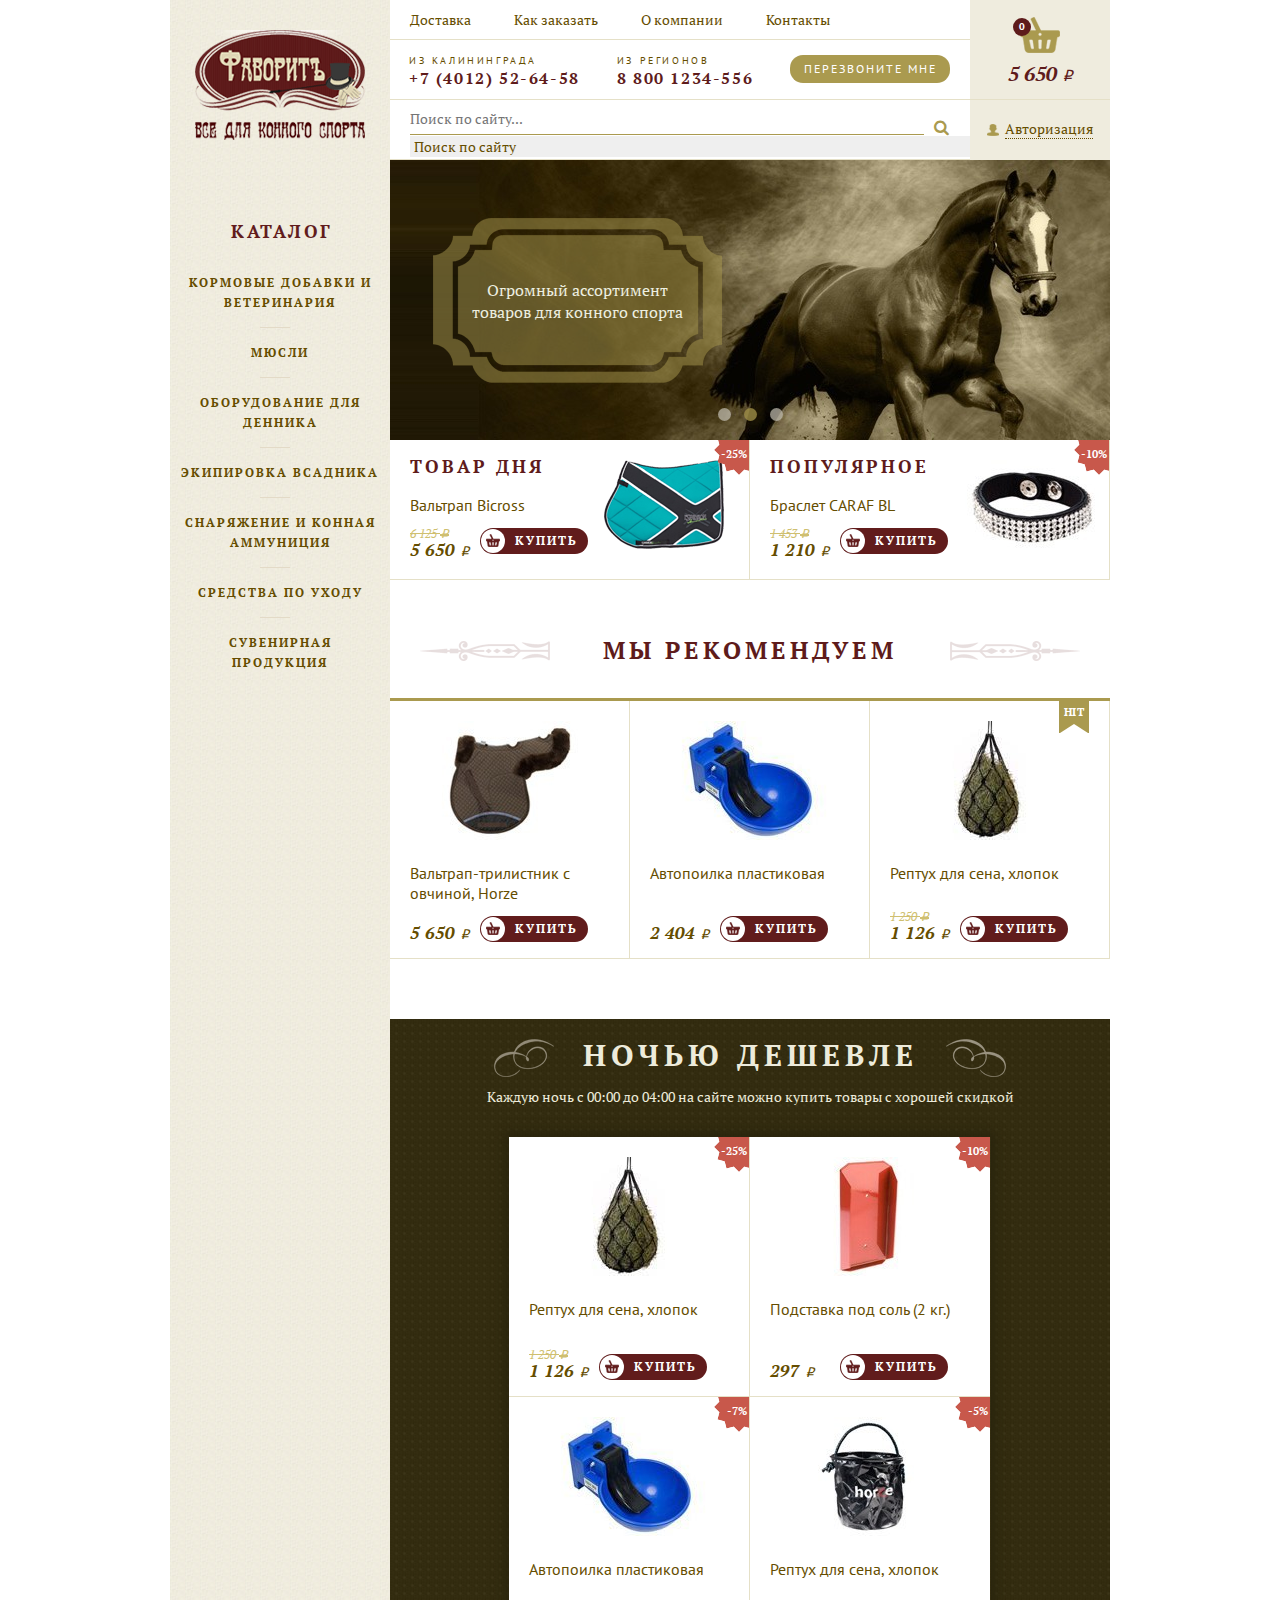
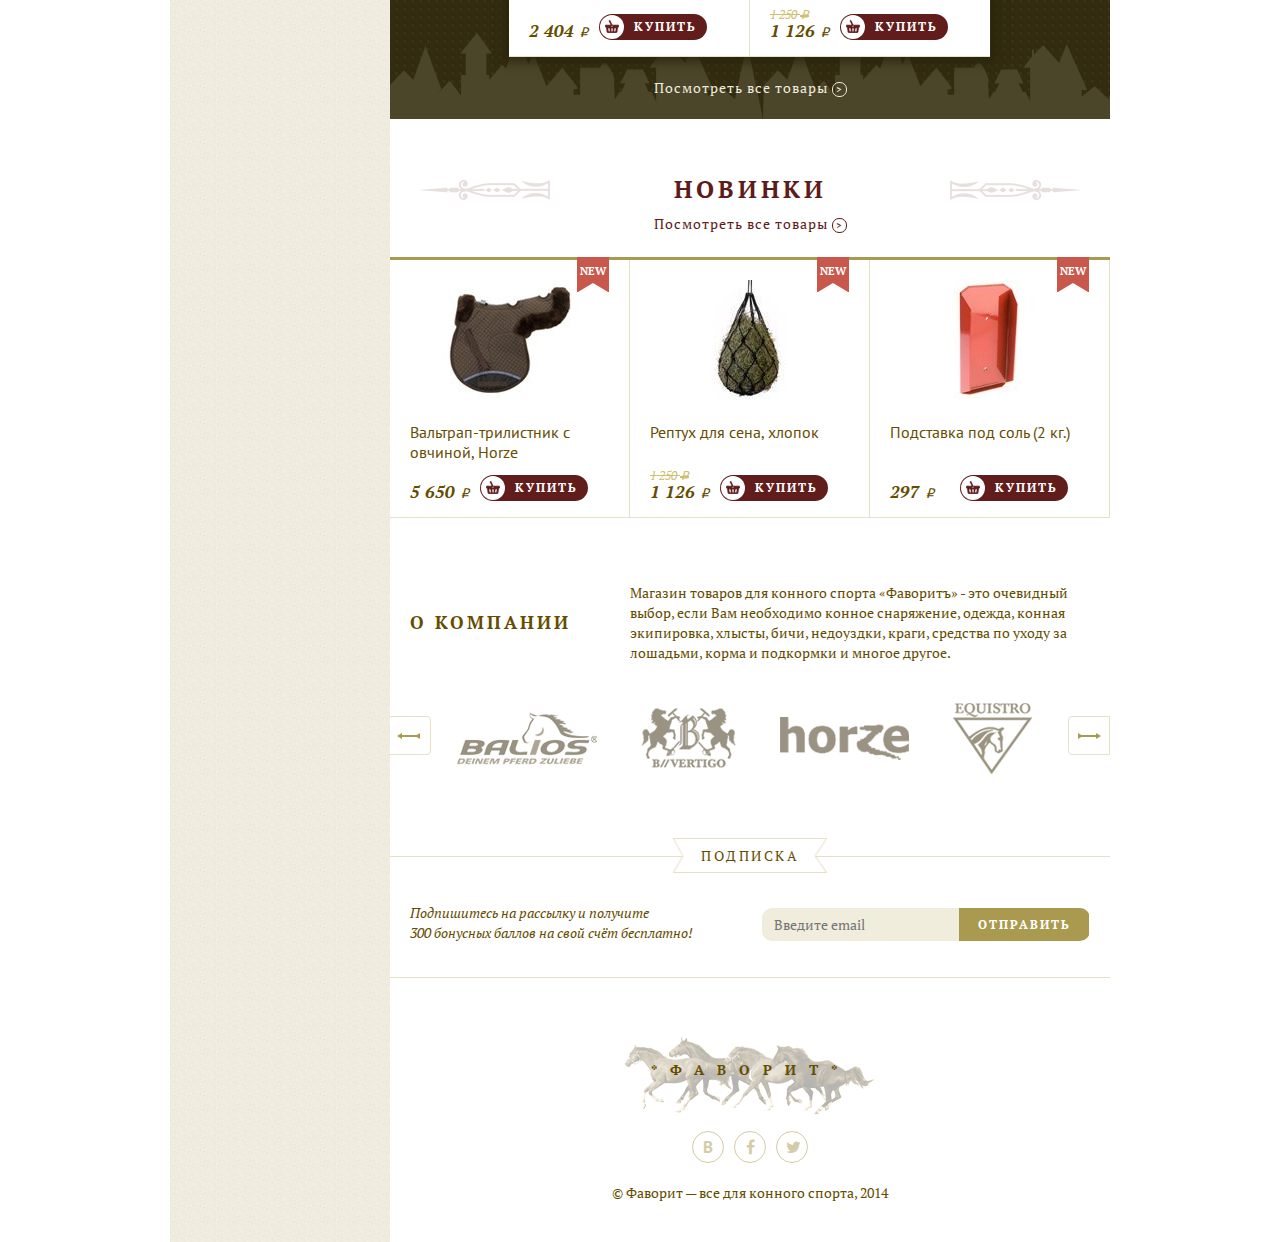
<file: index.html>
<!DOCTYPE html>
<html>
<head>
    <meta charset="utf-8" />
    <title>Фаворит - всё для конного спорта</title>
    <link href='http://fonts.googleapis.com/css?family=PT+Serif:400,700,400italic,700italic&amp;subset=latin,cyrillic' rel='stylesheet' type='text/css'>
    <link href='http://fonts.googleapis.com/css?family=PT+Sans:400,700,400italic,700italic&amp;subset=latin,cyrillic' rel='stylesheet' type='text/css'>
    <link rel="stylesheet" href="fonts/font-awesome/css/font-awesome.min.css">
    <link rel="stylesheet" type="text/css" href="style/style.css" />
    <script src="http://html5shiv.googlecode.com/svn/trunk/html5.js"></script>
</head>

<body>
<div class="wrapper">
    <div class="sidebar">
        <h1 class="main-logo">
            <a href="index.html">
                <img src="images/header/main_logo.png" alt="Фаворитъ">
                Фаворитъ
            </a>
        </h1>

        <h4>Каталог</h4>
        <menu class="list-catalog">
            <li>
                <a href="catalog-home.html">Кормовые добавки и ветеринария</a>
            </li>
            <li>
                <a href="catalog-home.html">Мюсли</a>
            </li>
            <li>
                <a href="catalog-home.html">Оборудование для денника</a>
            </li>
            <li>
                <a href="catalog-home.html">Экипировка всадника</a>
            </li>
            <li>
                <a href="catalog-home.html">Снаряжение и конная аммуниция</a>
            </li>
            <li>
                <a href="catalog-home.html">Средства по уходу</a>
            </li>
            <li>
                <a href="catalog-home.html">Сувенирная продукция</a>
            </li>
        </menu>
    </div><!--end SIDEBAR-->

    <div class="wrap-box">
        <div class="header">
            <div class="float-r">
                <div class="box-cart">
                    <a href="cart-page.html" class="cart">
                        <span class="cnt-goods">0</span>
                    </a>
                    <span class="price">5 650 <span class="rubl">i</span></span>
                </div>

                <div class="box-authorization">
                    <a href="#">Авторизация</a>
                </div>
            </div>

            <section class="center-header">
                <nav class="main-nav">
                    <ul>
                        <li>
                            <a href="#">Доставка</a>
                        </li>
                        <li>
                            <a href="#">Как заказать</a>
                        </li>
                        <li>
                            <a href="#">О компании</a>
                        </li>
                        <li>
                            <a href="contacts.html">Контакты</a>
                        </li>
                    </ul>
                </nav>


                <div class="contact-box">
                    <div class="contact">
                        <header>Из Калининграда</header>
                        <span>+7 (4012) 52-64-58</span>
                    </div>

                    <div class="contact">
                        <header>Из регионов</header>
                        <span>8 800 1234-556</span>
                    </div>

                    <a href="#" class="btn-call-me btn btn-third">Перезвоните мне</a>
                </div>

                <div class="search-box">
                    <form class="search-form" name="search-form" method="get">
                        <input type="text" class="" placeholder="Поиск по сайту..." />

                        <input type="submit" value="">
                        <i class="fa fa-search"></i>

                        <select name="">
                            <option value="0">Поиск по сайту</option>
                            <optgroup label="Категории">
                                <option value="1">Обувь, одежда</option>
                                <option value="2">Сумки</option>
                                <option value="3">Верхняя одежда</option>
                                <option value="4">Краги</option>
                            </optgroup>
                            <optgroup label="Товары">
                                <option value="1">Браслет</option>
                                <option value="2">Браслет</option>
                                <option value="3">Браслет</option>
                            </optgroup>
                        </select>
                    </form>
                </div>
            </section>
        </div><!--end HEADER-->

        <main class="main-content">
            <section class="home-slider-top">
                <ul class="slider">
                    <li>
                        <img src="images/slider/slider_img.jpg" alt="Фаворит">
                        <div class="slider-text">
                            <p>Огромный ассортимент товаров для конного спорта</p>
                        </div>
                    </li>

                    <li>
                        <img src="images/slider/slider_img.jpg" alt="Фаворит">
                        <div class="slider-text">
                            <p>Огромный ассортимент товаров для конного спорта</p>
                        </div>
                    </li>

                    <li>
                        <img src="images/slider/slider_img.jpg" alt="Фаворит">
                        <div class="slider-text">
                            <p>Огромный ассортимент товаров для конного спорта</p>
                        </div>
                    </li>
                </ul>

                <ul class="slider-pagination">
                    <li>
                        <a href="#">1</a>
                    </li>
                    <li class="active">
                        <a href="#">2</a>
                    </li>
                    <li>
                        <a href="#">3</a>
                    </li>
                </ul>
            </section>

            <ul class="top-sellers shadow-box">
                <li>
                    <span class="discount">-25%</span>

                    <a href="product-page.html">
                        <div class="top-sellers-img">
                            <img src="images/content/valtrap_bicross.png" alt="Вальтрап Bicross" />
                        </div>
                    </a>

                    <header class="header-top-sellers">Товар дня</header>

                    <a href="product-page.html">
                        <h3 class="product-name">Вальтрап Bicross</h3>
                    </a>

                    <div class="payment-box">
                        <div class="price-box">
                            <span class="old-price">6 125
                                <span class="rubl">i</span>
                            </span>
                            <span class="price">5 650
                                <span class="rubl">i</span>
                            </span>
                        </div>

                        <a class="btn-buy btn btn-first" href="#">Купить</a>
                    </div>
                </li>

                <li>
                    <span class="discount">-10%</span>

                    <a href="product-page.html">
                        <div class="top-sellers-img">
                            <img src="images/content/bracelet_CARAF_BL.jpg" alt="Браслет CARAF BL" />
                        </div>
                    </a>

                    <header class="header-top-sellers">Популярное</header>

                    <a href="product-page.html">
                        <h3 class="product-name">Браслет CARAF BL</h3>
                    </a>

                    <div class="payment-box">
                        <div class="price-box">
                            <span class="old-price">1 453
                                <span class="rubl">i</span>
                            </span>
                            <span class="price">1 210
                                <span class="rubl">i</span>
                            </span>
                        </div>

                        <a class="btn-buy btn btn-first" href="#">Купить</a>
                    </div>
                </li>
            </ul><!--end TOP-SELLERS-->

            <section class="recommendations-block">
                <header>
                     <h2 class="block-title header-bg">Мы рекомендуем</h2>
                </header>

                <ul class="list-recommendations shadow-box list-border-top three-columns">
                    <li>
                        <a href="product-page.html">
                            <div class="img-box">
                                <img src="images/content/valtrap_horze.jpg" alt="Вальтрап-трилистник с овчиной" />
                            </div>

                            <h3 class="product-name">Вальтрап-трилистник с овчиной, Horze</h3>
                        </a>

                        <div class="payment-box">
                            <div class="price-box">
                                <span class="price">5 650
                                    <span class="rubl">i</span>
                                </span>
                            </div>

                            <a class="btn-buy btn btn-first" href="#">Купить</a>
                        </div>
                    </li>

                    <li>
                        <a href="product-page.html">
                            <div class="img-box">
                                <img src="images/content/avtopoilka.jpg" alt="Автопоилка пластиковая" />
                            </div>

                            <h3 class="product-name">Автопоилка пластиковая</h3>
                        </a>

                        <div class="payment-box">
                            <div class="price-box">
                                <span class="price">2 404
                                    <span class="rubl">i</span>
                                </span>
                            </div>

                            <a class="btn-buy btn btn-first" href="#">Купить</a>
                        </div>
                    </li>

                    <li>
                        <span class="hit ribbon">Hit</span>

                        <a href="product-page.html">
                            <div class="img-box">
                                <img src="images/content/reptuh_seno.jpg" alt="Рептух для сена" />
                            </div>

                            <h3 class="product-name">Рептух для сена, хлопок</h3>
                        </a>

                        <div class="payment-box">
                            <div class="price-box">
                                <span class="old-price">1 250
                                    <span class="rubl">i</span>
                                </span>
                                <span class="price">1 126
                                    <span class="rubl">i</span>
                                </span>
                            </div>

                            <a class="btn-buy btn btn-first" href="#">Купить</a>
                        </div>
                    </li>
                </ul>
            </section><!--end RECOMMENDATIONS-->

            <section class="night-less">
                <header>
                    <h2 class="header-second-bg">Ночью дешевле</h2>
                    <span class="night-less-description">Каждую ночь с 00:00 до 04:00 на сайте можно купить товары с хорошей скидкой</span>
                </header>

                <ul class="list-night-less shadow-box">
                    <li>
                        <span class="discount">-25%</span>

                        <a href="product-page.html">
                            <div class="img-box">
                                <img src="images/content/reptuh_seno.jpg" alt="Рептух для сена" />
                            </div>

                            <h3 class="product-name">Рептух для сена, хлопок</h3>
                        </a>

                        <div class="payment-box">
                            <div class="price-box">
                                <span class="old-price">1 250
                                    <span class="rubl">i</span>
                                </span>
                                <span class="price">1 126
                                    <span class="rubl">i</span>
                                </span>
                            </div>

                            <a class="btn-buy btn btn-first" href="#">Купить</a>
                        </div>
                    </li>

                    <li>
                        <span class="discount">-10%</span>

                        <a href="product-page.html">
                            <div class="img-box">
                                <img src="images/content/podstavka_pod_sol.jpg" alt="Подставка под соль" />
                            </div>

                            <h3 class="product-name">Подставка под соль (2 кг.)</h3>
                        </a>

                        <div class="payment-box">
                            <div class="price-box">
                                <span class="price">297
                                    <span class="rubl">i</span>
                                </span>
                            </div>

                            <a class="btn-buy btn btn-first" href="#">Купить</a>
                        </div>
                    </li>

                    <li>
                        <span class="discount">-7%</span>

                        <a href="product-page.html">
                            <div class="img-box">
                                <img src="images/content/avtopoilka.jpg" alt="Автопоилка пластиковая" />
                            </div>

                            <h3 class="product-name">Автопоилка пластиковая</h3>
                        </a>

                        <div class="payment-box">
                            <div class="price-box">
                                <span class="price">2 404
                                    <span class="rubl">i</span>
                                </span>
                            </div>

                            <a class="btn-buy btn btn-first" href="#">Купить</a>
                        </div>
                    </li>

                    <li>
                        <span class="discount">-5%</span>

                        <a href="product-page.html">
                            <div class="img-box">
                                <img src="images/content/reptuh_dlya_sena.jpg" alt="Рептух для сена" />
                            </div>

                            <h3 class="product-name">Рептух для сена, хлопок</h3>
                        </a>

                        <div class="payment-box">
                            <div class="price-box">
                                <span class="old-price">1 250
                                    <span class="rubl">i</span>
                                </span>
                                <span class="price">1 126
                                    <span class="rubl">i</span>
                                </span>
                            </div>

                            <a class="btn-buy btn btn-first" href="#">Купить</a>
                        </div>
                    </li>
                </ul>

                <a class="show-all" href="catalog-page.html">Посмотреть все товары <span>&#62;</span></a>
            </section><!--end NIGHT-LESS-->

            <section class="novelty">
                <header>
                    <h2 class="block-title header-bg">Новинки</h2>
                </header>

                <a class="show-all" href="catalog-page.html">Посмотреть все товары <span>&#62;</span></a>

                <ul class="list-novelty shadow-box list-border-top three-columns">
                    <li>
                        <span class="new ribbon">New</span>

                        <a href="product-page.html">
                            <div class="img-box">
                                <img src="images/content/valtrap_horze.jpg" alt="Вальтрап-трилистник с овчиной" />
                            </div>

                            <h3 class="product-name">Вальтрап-трилистник с овчиной, Horze</h3>
                        </a>

                        <div class="payment-box">
                            <div class="price-box">
                                <span class="price">5 650
                                    <span class="rubl">i</span>
                                </span>
                            </div>

                            <a class="btn-buy btn btn-first" href="#">Купить</a>
                        </div>
                    </li>

                    <li>
                        <span class="new ribbon">New</span>

                        <a href="product-page.html">
                            <div class="img-box">
                                <img src="images/content/reptuh_seno.jpg" alt="Рептух для сена" />
                            </div>

                            <h3 class="product-name">Рептух для сена, хлопок</h3>
                        </a>

                        <div class="payment-box">
                            <div class="price-box">
                                <span class="old-price">1 250
                                    <span class="rubl">i</span>
                                </span>
                                <span class="price">1 126
                                    <span class="rubl">i</span>
                                </span>
                            </div>

                            <a class="btn-buy btn btn-first" href="#">Купить</a>
                        </div>
                    </li>

                    <li>
                        <span class="new ribbon">New</span>

                        <a href="product-page.html">
                            <div class="img-box">
                                <img src="images/content/podstavka_pod_sol.jpg" alt="Подставка под соль" />
                            </div>

                            <h3 class="product-name">Подставка под соль (2 кг.)</h3>
                        </a>

                        <div class="payment-box">
                            <div class="price-box">
                                <span class="price">297
                                    <span class="rubl">i</span>
                                </span>
                            </div>

                            <a class="btn-buy btn btn-first" href="#">Купить</a>
                        </div>
                    </li>
                </ul>
            </section><!--end NOVELTY-->

            <section class="about-company">
                <div class="about-box">
                    <header>
                        <h3>О компании</h3>
                    </header>

                    <p>Магазин товаров для конного спорта «Фаворитъ» - это очевидный выбор, если Вам необходимо конное снаряжение, одежда,
                        конная экипировка, хлысты, бичи, недоуздки, краги, средства по уходу за лошадьми, корма и подкормки и многое другое.</p>
                </div>

                <section class="brands-slider">
                    <ul>
                        <li>
                            <img src="images/slider/Balios.png" alt="Balios" />
                        </li>
                        <li>
                            <img src="images/slider/BVertigo.png" alt="B Vertigo" />
                        </li>
                        <li>
                            <img src="images/slider/Horze.png" alt="Horze" />
                        </li>
                        <li>
                            <img src="images/slider/Equistro.png" alt="Equistro" />
                        </li>
                    </ul>

                    <span class="prev-slide"></span>
                    <span class="next-slide"></span>
                </section>
            </section><!--end ABOUT COMPANY-->

            <section class="subscription-block">
                <header>
                    <h3>Подписка</h3>
                </header>

                <p>Подпишитесь на рассылку и получите <br/>300 бонусных баллов на свой счёт бесплатно!</p>
                <form name="subscription-form" class="subscription-form" method="post">
                    <input type="email" name="email" required placeholder="Введите email" />
                    <input type="submit" name="send" class="btn btn-third" value="Отправить" />
                </form>
            </section>
        </main><!--end MAIN-CONTENT-->

        <footer class="footer">
            <div class="footer-logo">
                <a href="index.html">*Фаворит*</a>
            </div>

            <ul class="soc-links">
                <li class="vk">
                    <a href="#">В</a>
                </li>
                <li class="fb">
                    <a href="#"><i class="fa fa-facebook"></i>Facebook</a>
                </li>
                <li class="tw">
                    <a href="#"><i class="fa fa-twitter"></i>Twitter</a>
                </li>
            </ul>

            <p>&#169; Фаворит — все для конного спорта, 2014</p>
        </footer><!--end FOOTER-->
    </div><!--end WRAPPER-BOX-->
</div> <!--end WRAPPER-->

<!--POPUP-->
<div id="bg-popup">
    <div class="ovefview"></div>
    <div id="wrap-popup">
        <div class="reg-popup popup">
            <span class="btn-close"><i class="fa fa-times"></i></span>
            <form class="reg-form" name="reg" method="get">
                <a class="name-form" href="#">Регистрация</a>
                <a class="login-link" href="#">Вход</a>

                <ul class="clear">
                    <li>
                        <label>Ваше имя
                            <input class="input-style" type="text" name="name">
                        </label>
                    </li>

                    <li>
                        <label>Электропочта
                            <input class="input-style" type="email" name="email">
                        </label>
                    </li>

                    <li>
                        <label>Пароль
                            <input class="input-style" type="password" name="pass">
                        </label>
                    </li>
                </ul>

                <input class="btn-reg btn btn-first" type="submit" value="Зарегистрироваться">
            </form>
        </div>
    </div>
</div>
<!--end-->

    <script src="js/jquery-1.11.1.min.js"></script>
    <script src="js/common_js.js"></script>
</body>
</html>
</file>
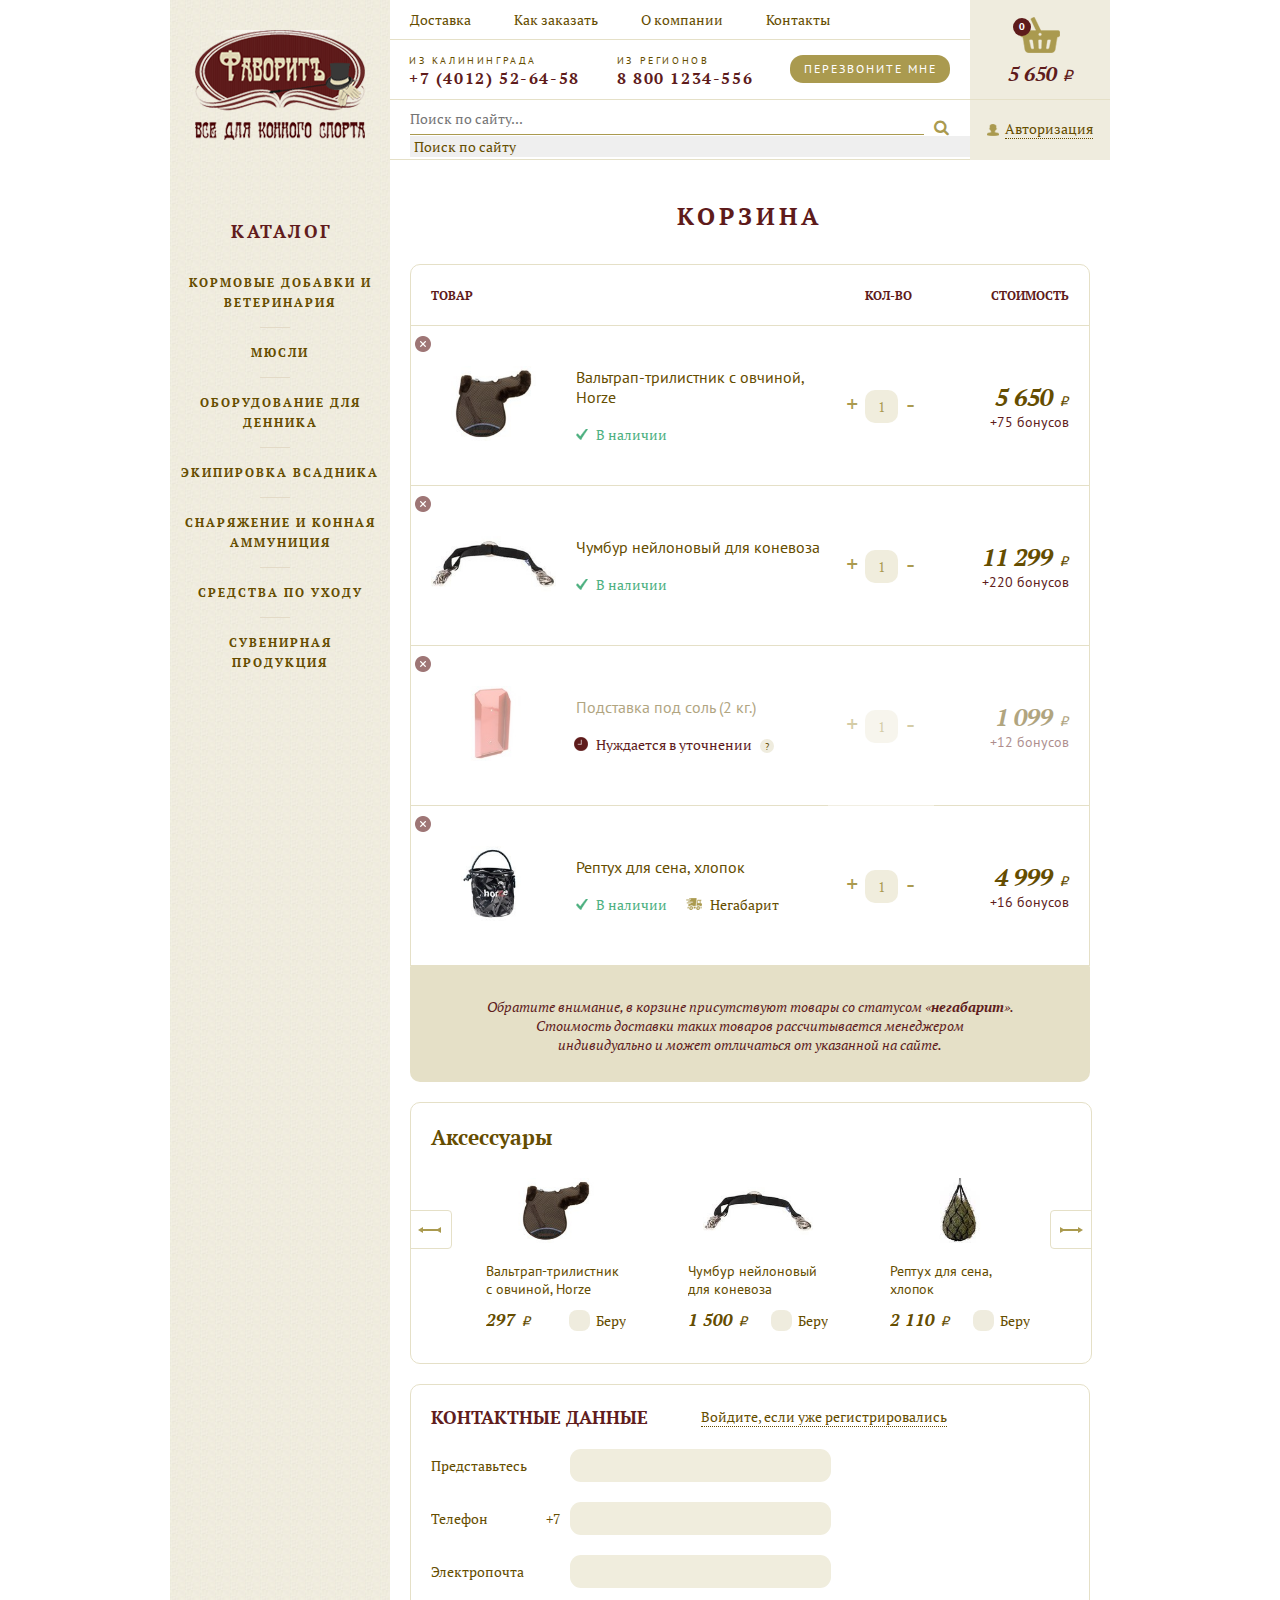
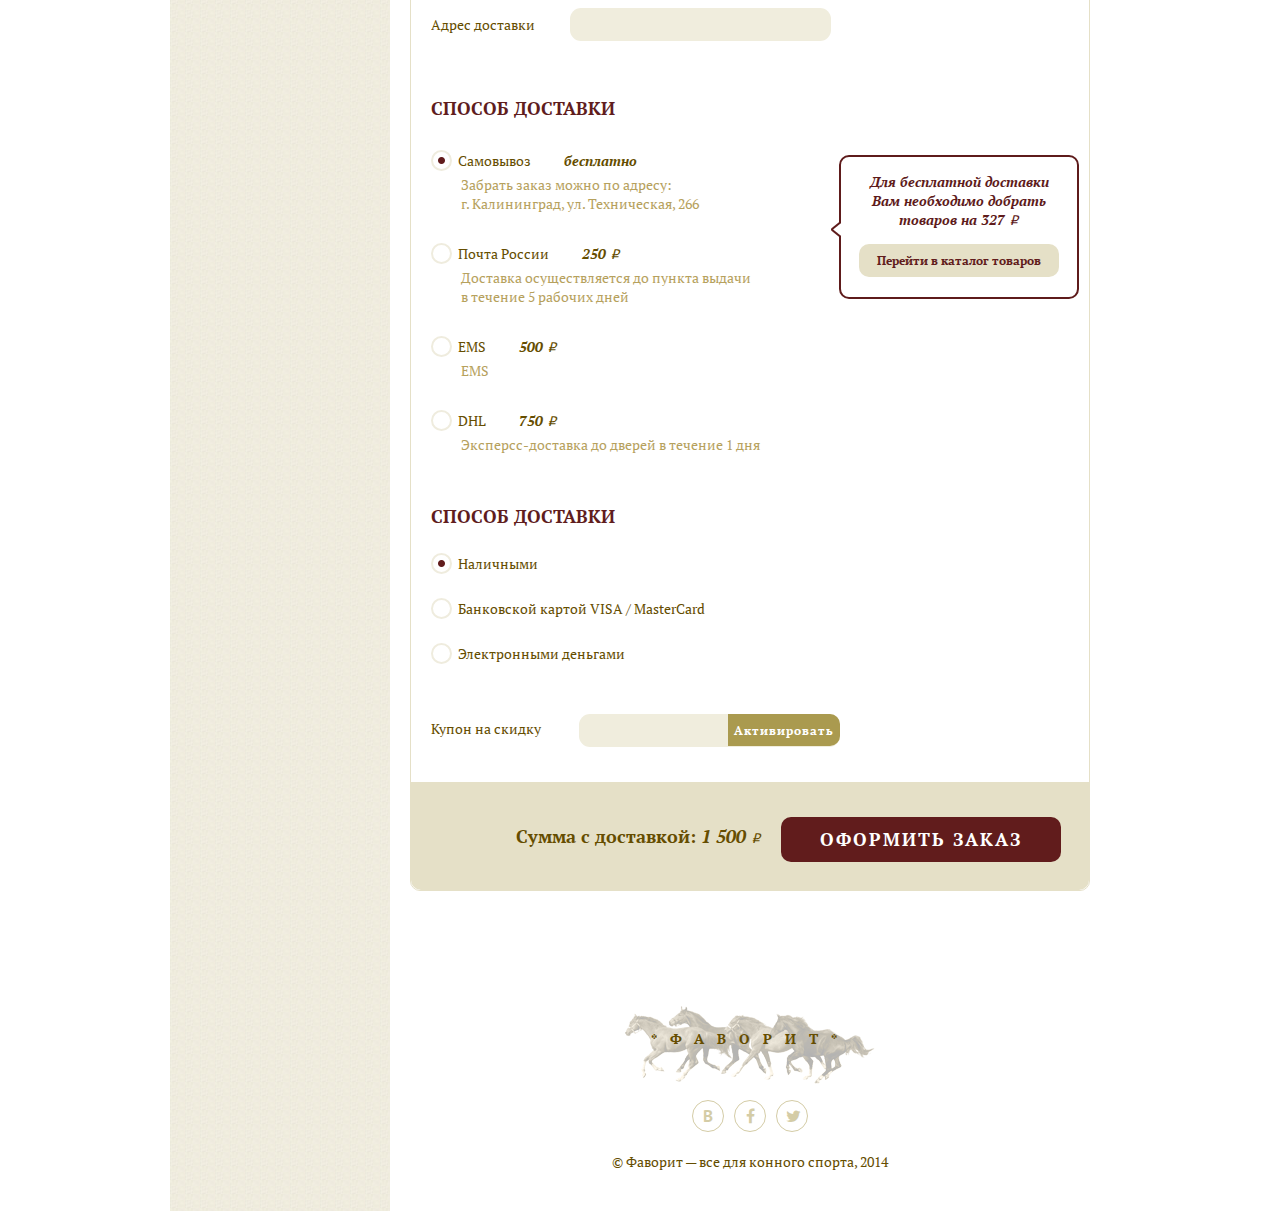
<file: cart-page.html>
<!DOCTYPE html>
<html>
<head>
    <meta charset="utf-8" />
    <title>Корзина</title>
    <link href='http://fonts.googleapis.com/css?family=PT+Serif:400,700,400italic,700italic&amp;subset=latin,cyrillic' rel='stylesheet' type='text/css'>
    <link href='http://fonts.googleapis.com/css?family=PT+Sans:400,700,400italic,700italic&amp;subset=latin,cyrillic' rel='stylesheet' type='text/css'>
    <link rel="stylesheet" href="fonts/font-awesome/css/font-awesome.min.css">
    <link rel="stylesheet" type="text/css" href="style/style.css" />
    <script src="http://html5shiv.googlecode.com/svn/trunk/html5.js"></script>
</head>

<body>
<div class="wrapper">
    <div class="sidebar">
        <h1 class="main-logo">
            <a href="index.html">
                <img src="images/header/main_logo.png" alt="Фаворитъ">
                Фаворитъ
            </a>
        </h1>

        <h4>Каталог</h4>
        <menu class="list-catalog">
            <li>
                <a href="catalog-home.html">Кормовые добавки и ветеринария</a>
            </li>
            <li>
                <a href="catalog-home.html">Мюсли</a>
            </li>
            <li>
                <a href="catalog-home.html">Оборудование для денника</a>
            </li>
            <li>
                <a href="catalog-home.html">Экипировка всадника</a>
            </li>
            <li>
                <a href="catalog-home.html">Снаряжение и конная аммуниция</a>
            </li>
            <li>
                <a href="catalog-home.html">Средства по уходу</a>
            </li>
            <li>
                <a href="catalog-home.html">Сувенирная продукция</a>
            </li>
        </menu>
    </div><!--end SIDEBAR-->

    <div class="wrap-box">
        <div class="header">
            <div class="float-r">
                <div class="box-cart">
                    <a href="cart-page.html" class="cart">
                        <span class="cnt-goods">0</span>
                    </a>
                    <span class="price">5 650 <span class="rubl">i</span></span>
                </div>

                <div class="box-authorization">
                    <a href="#">Авторизация</a>
                </div>
            </div>

            <section class="center-header">
                <nav class="main-nav">
                    <ul>
                        <li>
                            <a href="#">Доставка</a>
                        </li>
                        <li>
                            <a href="#">Как заказать</a>
                        </li>
                        <li>
                            <a href="#">О компании</a>
                        </li>
                        <li>
                            <a href="contacts.html">Контакты</a>
                        </li>
                    </ul>
                </nav>


                <div class="contact-box">
                    <div class="contact">
                        <header>Из Калининграда</header>
                        <span>+7 (4012) 52-64-58</span>
                    </div>

                    <div class="contact">
                        <header>Из регионов</header>
                        <span>8 800 1234-556</span>
                    </div>

                    <a href="#" class="btn-call-me btn btn-third">Перезвоните мне</a>
                </div>

                <div class="search-box">
                    <form class="search-form" name="search-form" method="get">
                        <input type="text" class="" placeholder="Поиск по сайту..." />

                        <input type="submit" value="">
                        <i class="fa fa-search"></i>

                        <select name="">
                            <option value="0">Поиск по сайту</option>
                            <optgroup label="Категории">
                                <option value="1">Обувь, одежда</option>
                                <option value="2">Сумки</option>
                                <option value="3">Верхняя одежда</option>
                                <option value="4">Краги</option>
                            </optgroup>
                            <optgroup label="Товары">
                                <option value="1">Браслет</option>
                                <option value="2">Браслет</option>
                                <option value="3">Браслет</option>
                            </optgroup>
                        </select>
                    </form>
                </div>
            </section>
        </div><!--end HEADER-->

        <main class="main-cart-page">

            <header>
                <h1 class="block-title">Корзина</h1>
            </header>

            <div class="list-cart-item">
                <table class="list-cart-table">
                    <tr>
                        <th colspan="3">Товар</th>
                        <th class="td-quantity">Кол-во</th>
                        <th class="td-price">Стоимость</th>
                    </tr>

                    <tr>
                        <td class="td-delete">
                            <a class="item-delete" href="#"></a>
                        </td>

                        <td class="td-img">
                            <a href="product-page.html">
                                <img src="images/content/valtrap_horze.jpg" alt="Вальтрап-трилистник с овчиной, Horze">
                            </a>
                        </td>

                        <td class="td-description">
                            <a href="product-page.html">
                                <h3>Вальтрап-трилистник с овчиной, Horze</h3>
                            </a>
                            <span class="completed">В наличии</span>
                        </td>

                        <td class="td-quantity">
                            <a href="#">+</a>
                            <span>1</span>
                            <a href="#">-</a>
                        </td>

                        <td class="td-price">
                            <span class="price-cart">5 650
                               <span class="rubl">i</span>
                            </span>
                            <span class="bonus-cart">+75 бонусов</span>
                        </td>
                    </tr>

                    <tr>
                        <td class="td-delete">
                            <a class="item-delete" href="#"></a>
                        </td>
                        <td class="td-img">
                            <a href="product-page.html">
                                <img src="images/content/chumbur.jpg" alt="Чумбур нейлоновый для коневоза">
                            </a>
                        </td>

                        <td class="td-description">
                            <a href="product-page.html">
                                <h3>Чумбур нейлоновый для коневоза</h3>
                            </a>
                            <span class="completed">В наличии</span>
                        </td>

                        <td class="td-quantity">
                            <a href="#">+</a>
                            <span>1</span>
                            <a href="#">-</a>
                        </td>

                        <td class="td-price">
                            <span class="price-cart">11 299
                               <span class="rubl">i</span>
                            </span>
                            <span class="bonus-cart">+220 бонусов</span>
                        </td>
                    </tr>

                    <tr>
                        <td class="td-delete">
                            <a class="item-delete" href="#"></a>
                        </td>
                        <td class="td-img">
                            <a href="product-page.html" class="needs-to-be-clarified">
                                <img src="images/content/podstavka_pod_sol.jpg" alt="Подставка под соль">
                            </a>
                        </td>

                        <td class="td-description">
                            <a href="product-page.html">
                                <h3 class="needs-to-be-clarified">Подставка под соль (2 кг.) </h3>
                            </a>
                            <span class="pending-review">
                                Нуждается в уточнении <a href="#" class="info-icon">?</a>
                            </span>
                        </td>

                        <td class="td-quantity needs-to-be-clarified">
                            <a href="#">+</a>
                            <span>1</span>
                            <a href="#">-</a>
                        </td>

                        <td class="td-price">
                            <span class="price-cart needs-to-be-clarified">1 099
                               <span class="rubl">i</span>
                            </span>
                            <span class="bonus-cart needs-to-be-clarified">+12 бонусов</span>
                        </td>
                    </tr>

                    <tr>
                        <td class="td-delete">
                            <a class="item-delete" href="#"></a>
                        </td>
                        <td class="td-img">
                            <a href="product-page.html">
                                <img src="images/content/reptuh_dlya_sena.jpg" alt="reptuh_dlya_sena">
                            </a>
                        </td>

                        <td class="td-description">
                            <a href="product-page.html">
                                <h3>Рептух для сена, хлопок</h3>
                            </a>
                            <span class="completed">В наличии</span>
                            <span class="outsized">Негабарит</span>
                        </td>

                        <td class="td-quantity">
                            <a href="#">+</a>
                            <span>1</span>
                            <a href="#">-</a>
                        </td>

                        <td class="td-price">
                            <span class="price-cart">4 999
                               <span class="rubl">i</span>
                            </span>
                            <span class="bonus-cart">+16 бонусов</span>
                        </td>
                    </tr>
                </table>

                <p>Обратите внимание, в корзине присутствуют товары со статусом «<b>негабарит</b>».
                    Стоимость доставки таких товаров рассчитывается менеджером <br />
                    индивидуально и может отличаться от указанной на сайте.</p>
            </div> <!-- end LIST-CART-ITEM -->

            <div class="accessories">
                <header>
                    <h2>Аксессуары</h2>
                </header>

                <div class="slider-accessories-wrap">
                    <ul class="list-accessories li-140">
                        <li>
                            <a href="product-page.html">
                                <div class="img-box">
                                    <img src="images/content/valtrap_horze.jpg" alt="Вальтрап-трилистник с овчиной" />
                                </div>

                                <h3 class="product-name">Вальтрап-трилистник с овчиной, Horze</h3>
                            </a>

                            <div class="payment-box">
                                <span class="price">297
                                    <span class="rubl">i</span>
                                </span>

                                <span class="check">
                                    <label class="check-item ">
                                        <input type="checkbox" class="check-filter" value="checked"> Беру
                                    </label>
                                </span>
                            </div>
                        </li>

                        <li>
                            <a href="product-page.html">
                                <span class="img-box">
                                    <img src="images/content/chumbur.jpg" alt="Чумбур нейлоновый" />
                                </span>

                                <h3 class="product-name">Чумбур нейлоновый для коневоза</h3>
                            </a>

                            <div class="payment-box">
                                <span class="price">1 500
                                    <span class="rubl">i</span>
                                </span>

                                <span class="check">
                                    <label class="check-item ">
                                        <input type="checkbox" class="check-filter" value="checked"> Беру
                                    </label>
                                </span>
                            </div>
                        </li>

                        <li>
                            <a href="product-page.html">
                                <div class="img-box">
                                    <img src="images/content/reptuh_seno.jpg" alt="Рептух для сена" />
                                </div>

                                <h3 class="product-name">Рептух для сена, хлопок</h3>
                            </a>

                            <div class="payment-box">
                                <span class="price">2 110
                                    <span class="rubl">i</span>
                                </span>

                                <span class="check">
                                    <label class="check-item ">
                                        <input type="checkbox" class="check-filter" value="checked"> Беру
                                    </label>
                                </span>
                            </div>
                        </li>
                    </ul>

                    <span class="prev-slide"></span>
                    <span class="next-slide"></span>
                </div>
            </div>

            <div class="details-of-the-purchase-box">
                <form class="form-details-of-the-purchase" name="form-details-of-the-purchas" method="get">
                    <header>
                        <h2 class="title-detalis">Контактные данные</h2>
                    </header>

                    <a class="login-please" href="#">Войдите, если уже регистрировались</a>

                    <ul class="contact-detalis">
                        <li>
                            <label>Представьтесь</label>
                            <input class="input-style"  type="text" name="name">
                        </li>

                        <li>
                            <label>Телефон <span class="cod-tel">+7</span>
                                <input class="input-style" type="tel" name="tel">
                            </label>
                        </li>

                        <li>
                            <label>Электропочта
                                <input  class="input-style" type="email" name="email">
                            </label>
                        </li>

                        <li>
                            <label>Адрес доставки
                                <input class="input-style"  type="text" name="adress">
                            </label>
                        </li>
                    </ul>

                    <header>
                        <h2 class="title-detalis">Способ доставки</h2>
                    </header>

                    <div class="pos-free-delivery">
                            <dl class="shopping-method-detalis radio">
                                <dt>
                                    <label class="bg-label_js">
                                        <input type="radio" class="check-filter-radio" name="shipping-method" checked value="Самовывоз" >
                                        Самовывоз
                                    </label>
                                    <span class="additional-expenses">бесплатно</span>
                                </dt>
                                <dd>
                                    Забрать заказ можно по адресу:<br />
                                    г. Калининград, ул. Техническая, 266
                                </dd>

                                <dt>
                                    <label>
                                        <input type="radio" class="check-filter-radio" name="shipping-method" value="Почта России" >
                                        Почта России
                                    </label>
                                    <span class="additional-expenses">250
                                        <span class="rubl">i</span>
                                    </span>
                                </dt>
                                <dd>
                                    Доставка осуществляется до пункта выдачи<br />
                                    в течение 5 рабочих дней
                                </dd>

                                <dt>
                                    <label>
                                        <input type="radio" class="check-filter-radio" name="shipping-method" value="EMS" >
                                        EMS
                                    </label>
                                    <span class="additional-expenses">500
                                        <span class="rubl">i</span>
                                    </span>
                                </dt>
                                <dd>EMS</dd>

                                <dt>
                                    <label>
                                        <input type="radio" class="check-filter-radio" name="shipping-method" value="DHL   " >
                                        DHL
                                    </label>
                                    <span class="additional-expenses">750
                                        <span class="rubl">i</span>
                                    </span>
                                </dt>
                                <dd>Эксперсс-доставка до дверей в течение 1 дня</dd>
                            </dl>

                            <div class="free-delivery">
                                <p>
                                    Для бесплатной доставки Вам необходимо добрать товаров на <span>327</span> <span class="rubl">i</span>
                                </p>
                                <a class="btn-catalog-page btn btn-second" href="#">Перейти в каталог товаров</a>
                            </div>
                        </div>

                        <header>
                            <h2 class="title-detalis">Способ доставки</h2>
                        </header>

                        <ul class="method-of-paymen-detalis radio">
                            <li>
                                <label class="bg-label_js">
                                    <input type="radio" class="check-filter-radio" name="method-of-payment" checked value="Наличными" >
                                    Наличными
                                </label>
                            </li>

                            <li>
                                <label>
                                    <input type="radio" class="check-filter-radio" name="method-of-payment" value="Банковской картой VISA / MasterCard" >
                                    Банковской картой VISA / MasterCard
                                </label>
                            </li>

                            <li>
                                <label>
                                    <input type="radio" class="check-filter-radio" name="method-of-payment" value="Электронными деньгами" >
                                    Электронными деньгами
                                </label>
                            </li>
                        </ul>

                        <div class="discount-coupons">
                            <label>Купон на скидку
                            <input class="input-style"  type="text" name="name">
                            <a class="btn btn-third" href="">Активировать</a>
                            </label>
                        </div>

                    <div class="total-price-cart">
                        <span> Сумма с доставкой:
                            <span class="total-price">1 500
                                <span class="rubl">i</span>
                            </span>
                        </span>
                        <input class="btn-place-your-order btn btn-first" type="submit" value="Оформить заказ">
                    </div>
                </form>
            </div>
        </main><!--end MAIN-CONTENT-->

        <footer class="footer">
            <div class="footer-logo">
                <a href="index.html">*Фаворит*</a>
            </div>

            <ul class="soc-links">
                <li class="vk">
                    <a href="#">В</a>
                </li>
                <li class="fb">
                    <a href="#"><i class="fa fa-facebook"></i>Facebook</a>
                </li>
                <li class="tw">
                    <a href="#"><i class="fa fa-twitter"></i>Twitter</a>
                </li>
            </ul>

            <p>&#169; Фаворит — все для конного спорта, 2014</p>
        </footer><!--end FOOTER-->
    </div><!--end WRAPPER-BOX-->
</div> <!--end WRAPPER-->

<!--POPUP-->
<div id="bg-popup">
    <div class="ovefview"></div>
    <div id="wrap-popup">
        <div class="reg-popup popup">
            <span class="btn-close"><i class="fa fa-times"></i></span>
            <form class="reg-form" name="reg" method="get">
                <a class="name-form" href="#">Регистрация</a>
                <a class="login-link" href="#">Вход</a>

                <ul class="clear">
                    <li>
                        <label>Ваше имя
                            <input class="input-style" type="text" name="name">
                        </label>
                    </li>

                    <li>
                        <label>Электропочта
                            <input class="input-style" type="email" name="email">
                        </label>
                    </li>

                    <li>
                        <label>Пароль
                            <input class="input-style" type="password" name="pass">
                        </label>
                    </li>
                </ul>

                <input class="btn-reg btn btn-first" type="submit" value="Зарегистрироваться">
            </form>
        </div>
    </div>
</div>
<!--end-->

<script src="js/jquery-1.11.1.min.js"></script>
<script src="js/common_js.js"></script>
</body>
</html>
</file>
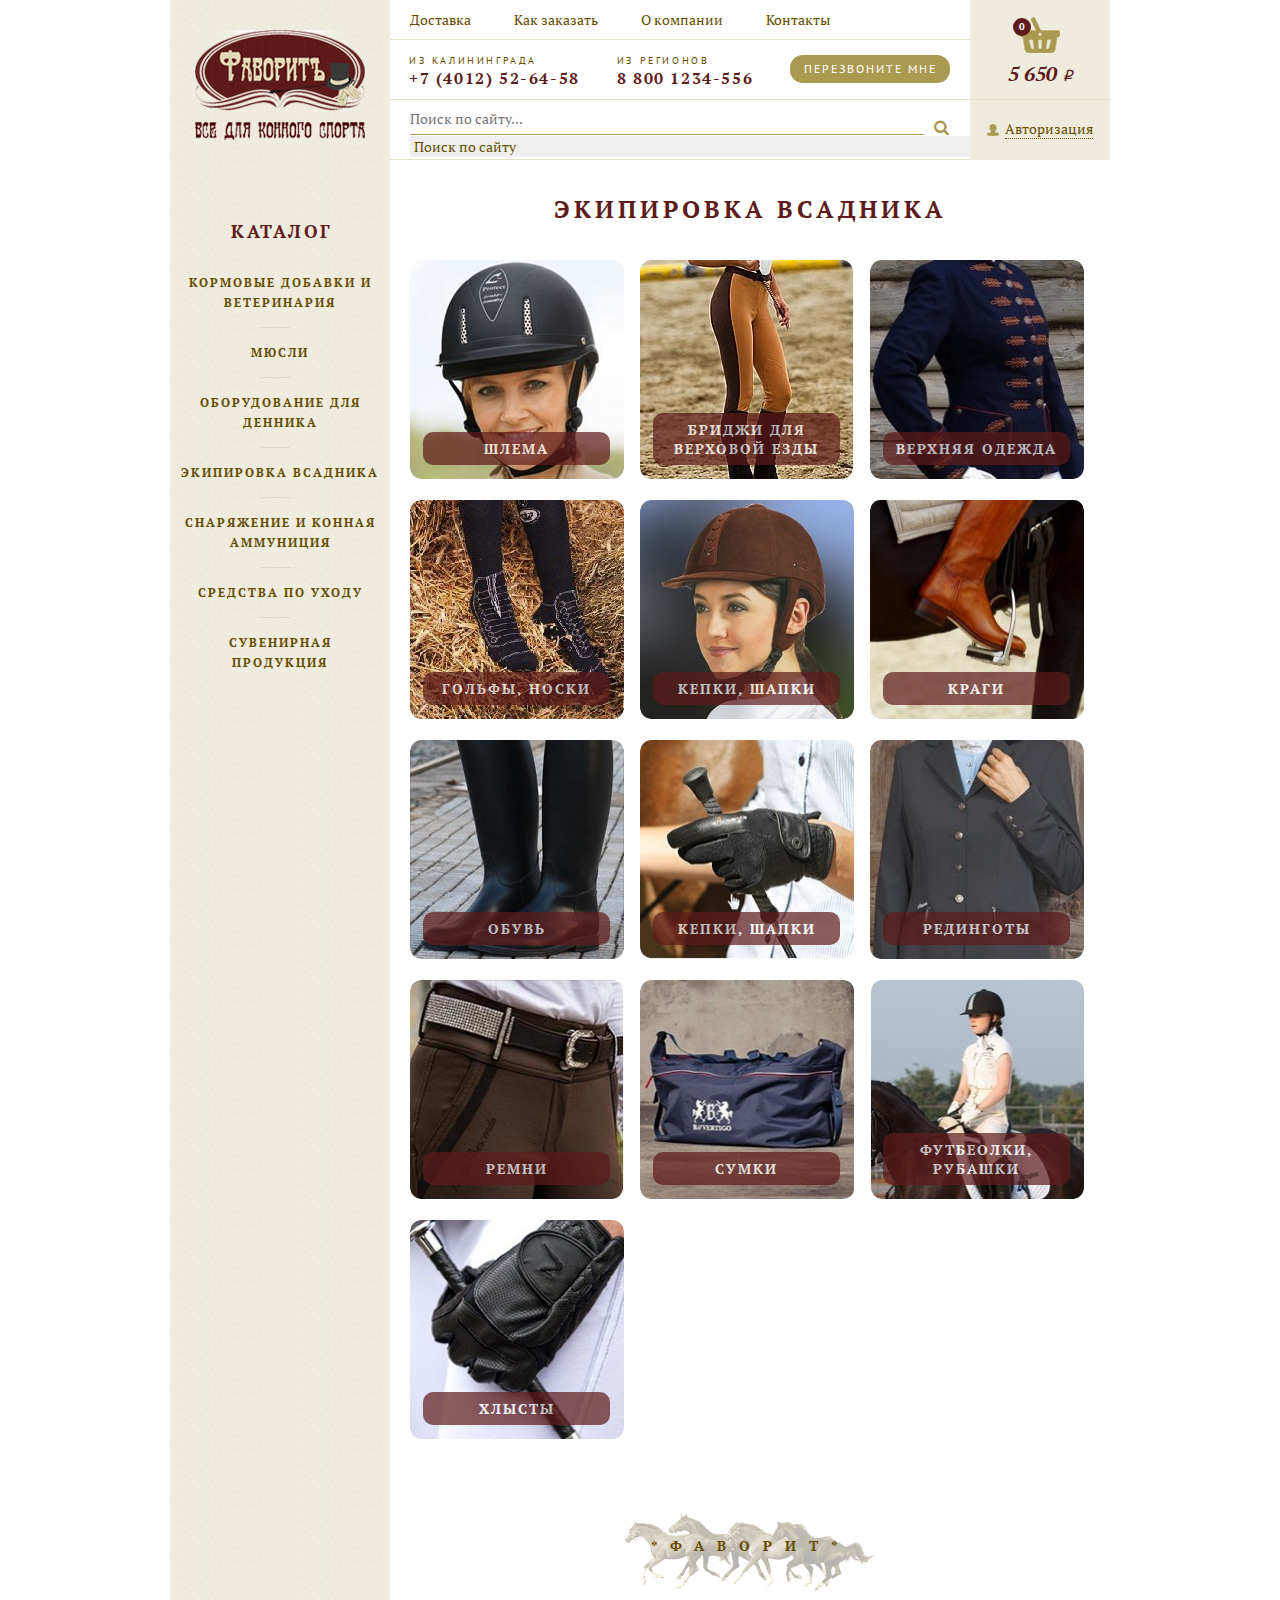
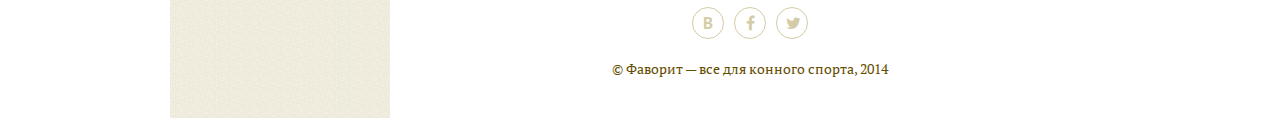
<file: catalog-home.html>
<!DOCTYPE html>
<html>
<head>
    <meta charset="utf-8" />
    <title>Каталог товаров</title>
    <link href='http://fonts.googleapis.com/css?family=PT+Serif:400,700,400italic,700italic&amp;subset=latin,cyrillic' rel='stylesheet' type='text/css'>
    <link href='http://fonts.googleapis.com/css?family=PT+Sans:400,700,400italic,700italic&amp;subset=latin,cyrillic' rel='stylesheet' type='text/css'>
    <link rel="stylesheet" href="fonts/font-awesome/css/font-awesome.min.css">
    <link rel="stylesheet" type="text/css" href="style/style.css" />
    <script src="http://html5shiv.googlecode.com/svn/trunk/html5.js"></script>
</head>

<body>
<div class="wrapper">
    <div class="sidebar">
        <div class="main-logo">
            <a href="index.html">
                <img src="images/header/main_logo.png" alt="Фаворитъ">
                Фаворитъ
            </a>
        </div>

        <h4>Каталог</h4>
        <menu class="list-catalog">
            <li>
                <a href="catalog-home.html">Кормовые добавки и ветеринария</a>
            </li>
            <li>
                <a href="catalog-home.html">Мюсли</a>
            </li>
            <li>
                <a href="catalog-home.html">Оборудование для денника</a>
            </li>
            <li>
                <a href="catalog-home.html">Экипировка всадника</a>
            </li>
            <li>
                <a href="catalog-home.html">Снаряжение и конная аммуниция</a>
            </li>
            <li>
                <a href="catalog-home.html">Средства по уходу</a>
            </li>
            <li>
                <a href="catalog-home.html">Сувенирная продукция</a>
            </li>
        </menu>
    </div><!--end SIDEBAR-->

    <div class="wrap-box">
        <div class="header">
            <div class="float-r">
                <div class="box-cart">
                    <a href="cart-page.html" class="cart">
                        <span class="cnt-goods">0</span>
                    </a>
                    <span class="price">5 650 <span class="rubl">i</span></span>
                </div>

                <div class="box-authorization">
                    <a href="#">Авторизация</a>
                </div>
            </div>

            <section class="center-header">
                <nav class="main-nav">
                    <ul>
                        <li>
                            <a href="#">Доставка</a>
                        </li>
                        <li>
                            <a href="#">Как заказать</a>
                        </li>
                        <li>
                            <a href="#">О компании</a>
                        </li>
                        <li>
                            <a href="contacts.html">Контакты</a>
                        </li>
                    </ul>
                </nav>


                <div class="contact-box">
                    <div class="contact">
                        <header>Из Калининграда</header>
                        <span>+7 (4012) 52-64-58</span>
                    </div>

                    <div class="contact">
                        <header>Из регионов</header>
                        <span>8 800 1234-556</span>
                    </div>

                    <a href="#" class="btn-call-me btn btn-third">Перезвоните мне</a>
                </div>

                <div class="search-box">
                    <form class="search-form" name="search-form" method="get">
                        <input type="text" class="" placeholder="Поиск по сайту..." />

                        <input type="submit" value="">
                        <i class="fa fa-search"></i>

                        <select name="">
                            <option value="0">Поиск по сайту</option>
                            <optgroup label="Категории">
                                <option value="1">Обувь, одежда</option>
                                <option value="2">Сумки</option>
                                <option value="3">Верхняя одежда</option>
                                <option value="4">Краги</option>
                            </optgroup>
                            <optgroup label="Товары">
                                <option value="1">Браслет</option>
                                <option value="2">Браслет</option>
                                <option value="3">Браслет</option>
                            </optgroup>
                        </select>
                    </form>
                </div>
            </section>
        </div><!--end HEADER-->

        <main class="content-catalog-home">
           <header>
               <h1 class="block-title">Экипировка всадника</h1>
           </header>

            <ul class="list-catalog-home">
                <li>
                    <a href="catalog-page.html">
                        <img src="images/content/helmet.jpg" alt="helmet"/>
                        <h2>Шлема</h2>
                    </a>
                </li>

                <li>
                    <a href="catalog-page.html">
                        <img src="images/content/breeches_riding.jpg" alt="breeches_riding"/>
                        <h2>Бриджи для верховой езды </h2>
                    </a>
                </li>

                <li>
                    <a href="catalog-page.html">
                        <img src="images/content/upper_clothing.jpg" alt="upper_clothing"/>
                        <h2>Верхняя одежда</h2>
                    </a>
                </li>

                <li>
                    <a href="catalog-page.html">
                        <img src="images/content/stockings_and_socks.jpg" alt="stockings_and_socks"/>
                        <h2>Гольфы, носки</h2>
                    </a>
                </li>

                <li>
                    <a href="catalog-page.html">
                        <img src="images/content/caps_hats.jpg" alt="caps_hats"/>
                        <h2>Кепки, шапки</h2>
                    </a>
                </li>

                <li>
                    <a href="catalog-page.html">
                        <img src="images/content/leathers.jpg" alt="leathers"/>
                        <h2>Краги</h2>
                    </a>
                </li>

                <li>
                    <a href="catalog-page.html">
                        <img src="images/content/shoes.jpg" alt="shoes"/>
                        <h2>Обувь</h2>
                    </a>
                </li>

                <li>
                    <a href="catalog-page.html">
                        <img src="images/content/caps.jpg" alt="caps"/>
                        <h2>Кепки, шапки</h2>
                    </a>
                </li>

                <li>
                    <a href="catalog-page.html">
                        <img src="images/content/redingotes.jpg" alt="redingotes"/>
                        <h2>Рединготы</h2>
                    </a>
                </li>

                <li>
                    <a href="catalog-page.html">
                        <img src="images/content/belts.jpg" alt="belts"/>
                        <h2>Ремни</h2>
                    </a>
                </li>

                <li>
                    <a href="catalog-page.html">
                        <img src="images/content/bags.jpg" alt="bags"/>
                        <h2>Сумки</h2>
                    </a>
                </li>

                <li>
                    <a href="catalog-page.html">
                        <img src="images/content/shirts.jpg" alt="shirts"/>
                        <h2>Футбеолки, рубашки</h2>
                    </a>
                </li>

                <li>
                    <a href="catalog-page.html">
                        <img src="images/content/whips.jpg" alt="whips"/>
                        <h2>Хлысты</h2>
                    </a>
                </li>
            </ul>
        </main><!--end MAIN-CONTENT-->

        <footer class="footer">
            <div class="footer-logo">
                <a href="index.html">*Фаворит*</a>
            </div>

            <ul class="soc-links">
                <li class="vk">
                    <a href="#">В</a>
                </li>
                <li class="fb">
                    <a href="#"><i class="fa fa-facebook"></i>Facebook</a>
                </li>
                <li class="tw">
                    <a href="#"><i class="fa fa-twitter"></i>Twitter</a>
                </li>
            </ul>

            <p>&#169; Фаворит — все для конного спорта, 2014</p>
        </footer><!--end FOOTER-->
    </div><!--end WRAPPER-BOX-->
</div> <!--end WRAPPER-->

<!--POPUP-->
<div id="bg-popup">
    <div class="ovefview"></div>
    <div id="wrap-popup">
        <div class="reg-popup popup">
            <span class="btn-close"><i class="fa fa-times"></i></span>
            <form class="reg-form" name="reg" method="get">
                <a class="name-form" href="#">Регистрация</a>
                <a class="login-link" href="#">Вход</a>

                <ul class="clear">
                    <li>
                        <label>Ваше имя
                            <input class="input-style" type="text" name="name">
                        </label>
                    </li>

                    <li>
                        <label>Электропочта
                            <input class="input-style" type="email" name="email">
                        </label>
                    </li>

                    <li>
                        <label>Пароль
                            <input class="input-style" type="password" name="pass">
                        </label>
                    </li>
                </ul>

                <input class="btn-reg btn btn-first" type="submit" value="Зарегистрироваться">
            </form>
        </div>
    </div>
</div>
<!--end-->

<script src="js/jquery-1.11.1.min.js"></script>
<script src="js/common_js.js"></script>
</body>
</html>
</file>
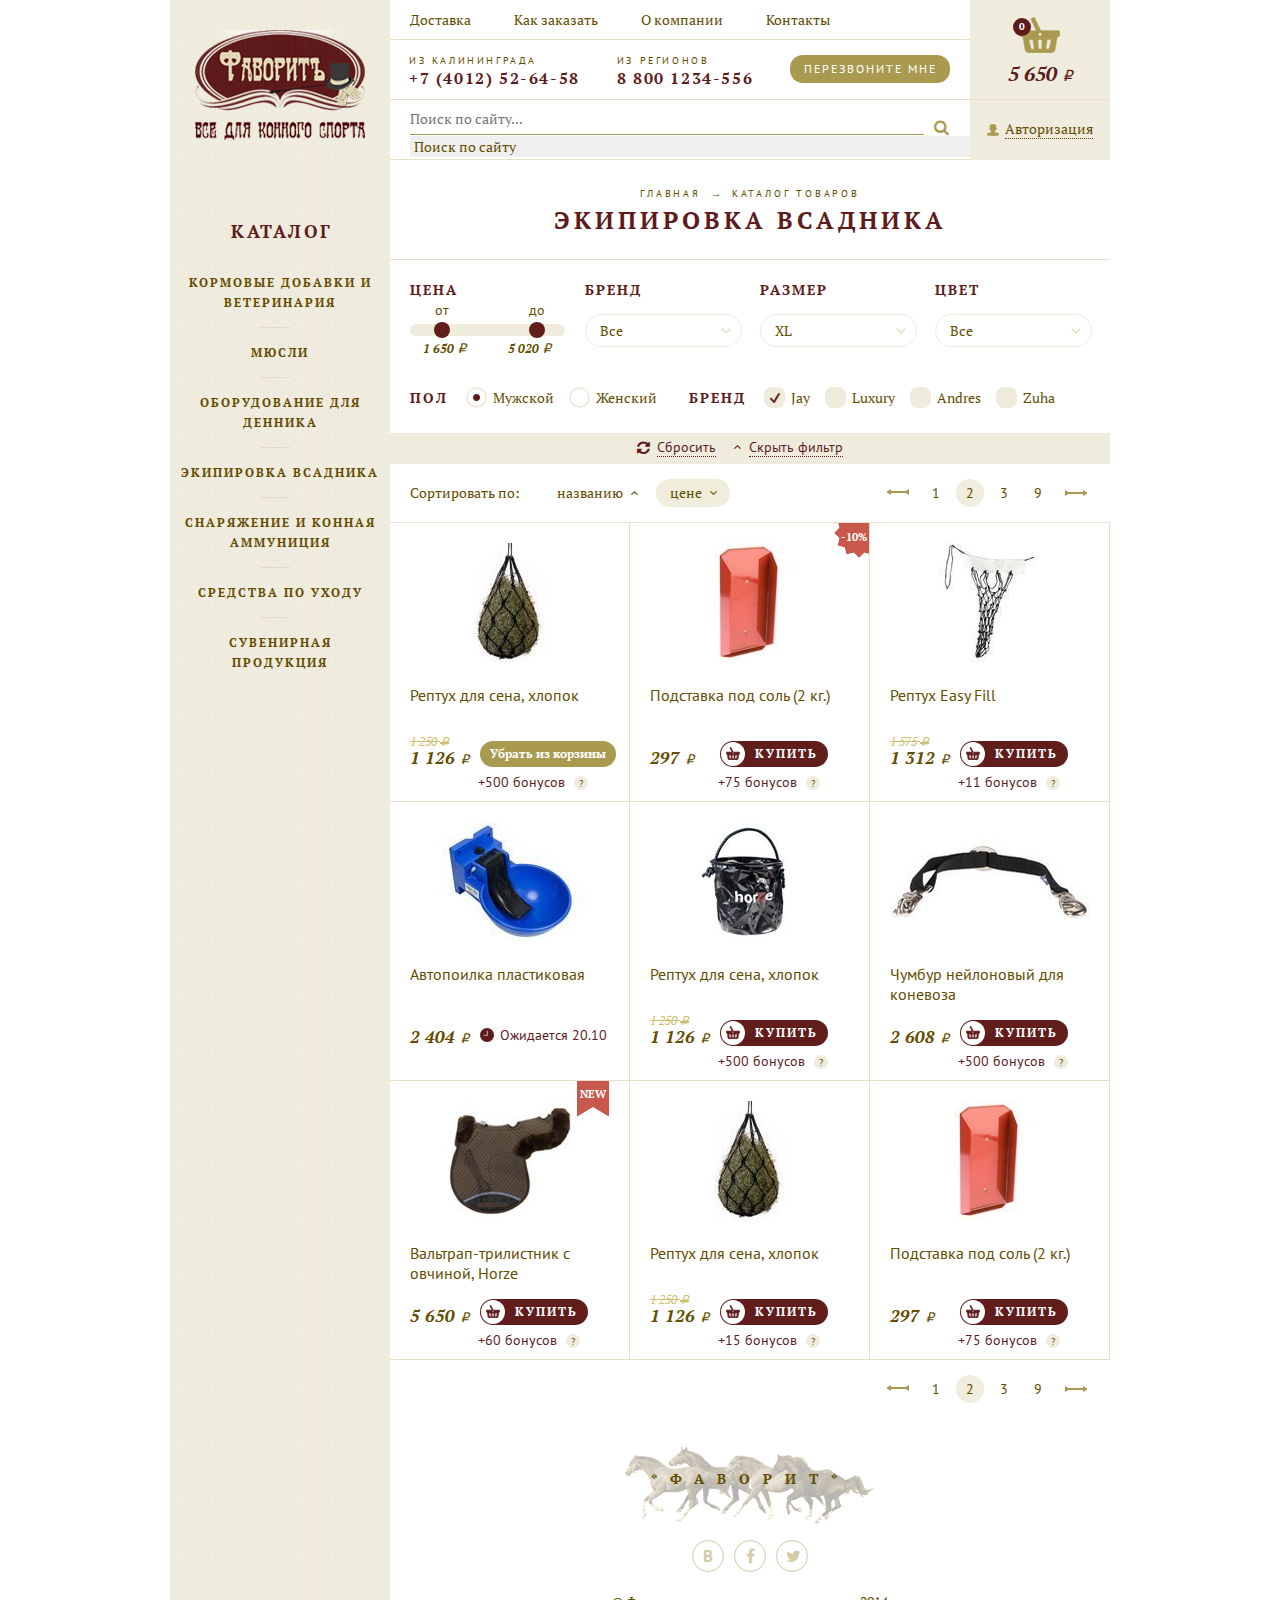
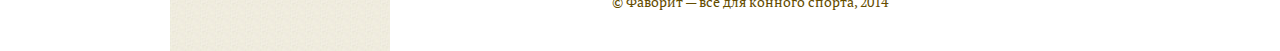
<file: catalog-page.html>
<!DOCTYPE html>
<html>
<head>
    <meta charset="utf-8" />
    <title>Экипировка всадника</title>
    <link href='http://fonts.googleapis.com/css?family=PT+Serif:400,700,400italic,700italic&amp;subset=latin,cyrillic' rel='stylesheet' type='text/css'>
    <link href='http://fonts.googleapis.com/css?family=PT+Sans:400,700,400italic,700italic&amp;subset=latin,cyrillic' rel='stylesheet' type='text/css'>
    <link rel="stylesheet" href="fonts/font-awesome/css/font-awesome.min.css">
    <link rel="stylesheet" type="text/css" href="style/style.css" />
    <script src="http://html5shiv.googlecode.com/svn/trunk/html5.js"></script>
</head>

<body>
<div class="wrapper">
    <div class="sidebar">
        <div class="main-logo">
            <a href="index.html">
                <img src="images/header/main_logo.png" alt="Фаворит">
                Фаворит
            </a>
        </div>

        <h4>Каталог</h4>
        <menu class="list-catalog">
            <li>
                <a href="catalog-home.html">Кормовые добавки и ветеринария</a>
            </li>
            <li>
                <a href="catalog-home.html">Мюсли</a>
            </li>
            <li>
                <a href="catalog-home.html">Оборудование для денника</a>
            </li>
            <li>
                <a href="catalog-home.html">Экипировка всадника</a>
            </li>
            <li>
                <a href="catalog-home.html">Снаряжение и конная аммуниция</a>
            </li>
            <li>
                <a href="catalog-home.html">Средства по уходу</a>
            </li>
            <li>
                <a href="catalog-home.html">Сувенирная продукция</a>
            </li>
        </menu>
    </div><!--end SIDEBAR-->

    <div class="wrap-box">
        <div class="header">
            <div class="float-r">
                <div class="box-cart">
                    <a href="cart-page.html" class="cart">
                        <span class="cnt-goods">0</span>
                    </a>
                    <span class="price">5 650 <span class="rubl">i</span></span>
                </div>

                <div class="box-authorization">
                    <a href="#">Авторизация</a>
                </div>
            </div>

            <section class="center-header">
                <nav class="main-nav">
                    <ul>
                        <li>
                            <a href="#">Доставка</a>
                        </li>
                        <li>
                            <a href="#">Как заказать</a>
                        </li>
                        <li>
                            <a href="#">О компании</a>
                        </li>
                        <li>
                            <a href="contacts.html">Контакты</a>
                        </li>
                    </ul>
                </nav>

                <div class="contact-box">
                    <div class="contact">
                        <header>Из Калининграда</header>
                        <span>+7 (4012) 52-64-58</span>
                    </div>

                    <div class="contact">
                        <header>Из регионов</header>
                        <span>8 800 1234-556</span>
                    </div>

                    <a href="#" class="btn-call-me btn btn-third">Перезвоните мне</a>
                </div>

                <div class="search-box">
                    <form class="search-form" name="search-form" method="get">
                        <input type="text" class="" placeholder="Поиск по сайту..." />

                        <input type="submit" value="">
                        <i class="fa fa-search"></i>

                        <select name="">
                            <option value="0">Поиск по сайту</option>
                            <optgroup label="Категории">
                                <option value="1">Обувь, одежда</option>
                                <option value="2">Сумки</option>
                                <option value="3">Верхняя одежда</option>
                                <option value="4">Краги</option>
                            </optgroup>
                            <optgroup label="Товары">
                                <option value="1">Браслет</option>
                                <option value="2">Браслет</option>
                                <option value="3">Браслет</option>
                            </optgroup>
                        </select>
                    </form>
                </div>
            </section>
        </div><!--end HEADER-->

        <main class="content-catalog-page clearfix">
            <ul class="bread-crumbs">
                <li>
                    <a href="index.html">Главная</a>
                </li>
                <li>
                    <a href="catalog-home.html">Каталог товаров</a>
                </li>
            </ul>

            <header>
                <h1 class="block-title">Экипировка всадника</h1>
            </header>

            <section class="catalog-filter">
                <ul class="list-catalog-filter">
                    <li class="width-155 mar-lef-0 mar-bot-0">
                        <p>Цена</p>
                        <div class="slider-price-box">
                            <div class="overflow">
                                <span class="text begin">от</span>
                                <span class="text end">до</span>
                            </div>
                            
                            <div class="slider-price">
                                <a class="slider-handle-first" href="#">1</a>
                                <a class="slider-handle-second" href="#">2</a>
                            </div>

                            <span class="handle-first-value">1 650
                                <span class="rubl">i</span>
                            </span>

                            <span class="handle-second-value">5 020
                                <span class="rubl">i</span>
                            </span>
                        </div>
                    </li>

                    <li class="width-155">
                        <p>Бренд</p>
                        <label class="wrap-select">
                            <select class="select-brand">
                                <option>Все</option>
                                <option>Jay</option>
                                <option>Luxury</option>
                                <option>Andres</option>
                                <option>Zuha</option>
                            </select>
                        </label>
                    </li>

                    <li class="width-155">
                        <p>Размер</p>
                        <label class="wrap-select">
                            <select class="select-size">
                                <option>XL</option>
                                <option>L</option>
                                <option>M</option>
                                <option>S</option>
                            </select>
                        </label>
                    </li>

                    <li class="width-155">
                        <p>Цвет</p>
                        <label class="wrap-select">
                            <select class="select-color">
                                <option>Все</option>
                                <option>Желтый</option>
                                <option>Чёрный</option>
                                <option>Белый</option>
                            </select>
                        </label>
                    </li>

                    <li class="mar-lef-0 mar-r-12">
                        <span>Пол</span>
                        <ul class="list-radio-sex radio">
                            <li>
                                <label class="bg-label_js">
                                    <input name="sex" type="radio" class="check-filter-radio" checked value="male"> Мужской
                                </label>
                            </li>

                            <li>
                                <label>
                                    <input name="sex" type="radio" class="check-filter-radio" value="female"> Женский
                                </label>
                            </li>
                        </ul>
                    </li>

                    <li>
                        <span>Бренд</span>
                        <ul class="list-check-brand check">
                            <li>
                                <label class="bg-label_js">
                                    <input type="checkbox" class="check-filter" checked value="Jay"> Jay
                                </label>
                            </li>

                            <li>
                                <label>
                                    <input type="checkbox" class="check-filter" value="Luxury"> Luxury
                                </label>
                            </li>

                            <li>
                                <label>
                                    <input type="checkbox" class="check-filter" value="Andres"> Andres
                                </label>
                            </li>

                            <li>
                                <label>
                                    <input type="checkbox" class="check-filter" value="Zuha"> Zuha
                                </label>
                            </li>
                        </ul>
                    </li>
                </ul>

                <div class="reset-hide-block">
                    <a class="reset">
                        <i class="fa fa-refresh"></i> Сбросить
                    </a>
                    <a class="hide active">
                        Скрыть фильтр
                    </a>
                </div>
            </section>

            <ul class="page-pagination top-pagination">
                <li class="prev">
                    <a href="#">Предыдущая</a>
                </li>
                <li>
                    <a href="#">1</a>
                </li>
                <li class="active">
                    <a href="#">2</a>
                </li>
                <li>
                    <a href="#">3</a>
                </li>
                <li>
                    <a href="#">9</a>
                </li>
                <li class="next">
                    <a href="#">Следующая</a>
                </li>
            </ul>

            <div class="sort-by">
                <span>Сортировать по:</span>
                <a href="#">названию</a>
                <a href="#" class="active">цене</a>
            </div>

            <ul class="list-catalog-page three-columns shadow-box">
                <li>
                    <a href="product-page.html">
                        <span class="img-box">
                            <img src="images/content/reptuh_seno.jpg" alt="Рептух для сена" />
                        </span>

                        <h3 class="product-name">Рептух для сена, хлопок</h3>
                    </a>

                    <div class="payment-box">
                        <div class="price-box">
                            <span class="old-price">1 250
                                <span class="rubl">i</span>
                            </span>
                            <span class="price">1 126
                                <span class="rubl">i</span>
                            </span>
                        </div>

                        <a class="btn-remove btn btn-third" href="#">Убрать из корзины</a>
                    </div>

                    <span class="bonus">+500 бонусов <a href="#" class="info-icon">?</a></span>

                    <div class="hover-product-info">
                        <h4>Информация</h4>
                        <p>Размер S соответствует размеру стремян 110 мм, L - 120 мм.</p>
                    </div>

                    <ul class="list-colors">
                        <li class="purple">
                            <span></span>
                        </li>

                        <li class="red">
                            <span></span>
                        </li>

                        <li class="green">
                            <span></span>
                        </li>
                    </ul>
                </li>

                <li>
                    <span class="discount">-10%</span>

                    <a href="product-page.html">
                        <span class="img-box">
                            <img src="images/content/podstavka_pod_sol.jpg" alt="Подставка под соль" />
                        </span>

                        <h3 class="product-name">Подставка под соль (2 кг.)</h3>
                    </a>

                    <div class="payment-box">
                        <div class="price-box">
                            <span class="price">297
                                <span class="rubl">i</span>
                            </span>
                        </div>

                        <a class="btn-buy btn btn-first" href="#">Купить</a>
                    </div>

                    <span class="bonus">+75 бонусов <a href="#" class="info-icon">?</a></span>

                    <div class="hover-product-info">
                        <h4>Информация</h4>
                        <p>Размер S соответствует размеру стремян 110 мм, L - 120 мм.</p>
                    </div>

                    <ul class="list-colors">
                        <li class="purple">
                            <span></span>
                        </li>

                        <li class="red">
                            <span></span>
                        </li>

                        <li class="green">
                            <span></span>
                        </li>
                    </ul>
                </li>

                <li>
                    <a href="product-page.html">
                        <span class="img-box">
                            <img src="images/content/reptuh_easy_fill.jpg" alt="Рептух Easy Fill" />
                        </span>

                        <h3 class="product-name">Рептух Easy Fill</h3>
                    </a>

                    <div class="payment-box">
                        <div class="price-box">
                            <span class="old-price">1 575
                                <span class="rubl">i</span>
                            </span>
                            <span class="price">1 312
                                <span class="rubl">i</span>
                            </span>
                        </div>

                        <a class="btn-buy btn btn-first" href="#">Купить</a>
                    </div>

                    <span class="bonus">+11 бонусов <a href="#" class="info-icon">?</a></span>

                    <div class="hover-product-info">
                        <h4>Информация</h4>
                        <p>Размер S соответствует размеру стремян 110 мм, L - 120 мм.</p>
                    </div>

                    <ul class="list-colors">
                        <li class="purple">
                            <span></span>
                        </li>

                        <li class="red">
                            <span></span>
                        </li>

                        <li class="green">
                            <span></span>
                        </li>
                    </ul>
                </li>

                <li>
                    <a href="product-page.html">
                        <span class="img-box">
                            <img src="images/content/avtopoilka.jpg" alt="Автопоилка пластиковая" />
                        </span>

                        <h3 class="product-name">Автопоилка пластиковая</h3>
                    </a>

                    <div class="payment-box">
                        <div class="price-box">
                            <span class="price">2 404
                                <span class="rubl">i</span>
                            </span>
                        </div>

                        <span class="wait">Ожидается 20.10</span>
                    </div>

                    <div class="hover-product-info">
                        <h4>Информация</h4>
                        <p>Размер S соответствует размеру стремян 110 мм, L - 120 мм.</p>
                    </div>

                    <ul class="list-colors">
                        <li class="purple">
                            <span></span>
                        </li>

                        <li class="red">
                            <span></span>
                        </li>

                        <li class="green">
                            <span></span>
                        </li>
                    </ul>
                </li>

                <li>
                    <a href="product-page.html">
                        <span class="img-box">
                            <img src="images/content/reptuh_dlya_sena.jpg" alt="Рептух для сена, хлопок" />
                        </span>

                        <h3 class="product-name">Рептух для сена, хлопок</h3>
                    </a>

                    <div class="payment-box">
                        <div class="price-box">
                            <span class="old-price">1 250
                                <span class="rubl">i</span>
                            </span>
                            <span class="price">1 126
                                <span class="rubl">i</span>
                            </span>
                        </div>

                        <a class="btn-buy btn btn-first" href="#">Купить</a>
                    </div>

                    <span class="bonus">+500 бонусов <a href="#" class="info-icon">?</a></span>

                    <div class="hover-product-info">
                        <h4>Информация</h4>
                        <p>Размер S соответствует размеру стремян 110 мм, L - 120 мм.</p>
                    </div>

                    <ul class="list-colors">
                        <li class="purple">
                            <span></span>
                        </li>

                        <li class="red">
                            <span></span>
                        </li>

                        <li class="green">
                            <span></span>
                        </li>
                    </ul>
                </li>

                <li>
                    <a href="product-page.html">
                        <span class="img-box">
                            <img src="images/content/chumbur.jpg" alt="Чумбур нейлоновый для коневоза" />
                        </span>

                        <h3 class="product-name">Чумбур нейлоновый для коневоза</h3>
                    </a>

                    <div class="payment-box">
                        <div class="price-box">
                            <span class="price">2 608
                                <span class="rubl">i</span>
                            </span>
                        </div>

                        <a class="btn-buy btn btn-first" href="#">Купить</a>
                    </div>

                    <span class="bonus">+500 бонусов <a href="#" class="info-icon">?</a></span>

                    <div class="hover-product-info">
                        <h4>Информация</h4>
                        <p>Размер S соответствует размеру стремян 110 мм, L - 120 мм.</p>
                    </div>

                    <ul class="list-colors">
                        <li class="purple">
                            <span></span>
                        </li>

                        <li class="red">
                            <span></span>
                        </li>

                        <li class="green">
                            <span></span>
                        </li>
                    </ul>
                </li>

                <li>
                    <span class="new ribbon">New</span>

                    <a href="product-page.html">
                        <span class="img-box">
                            <img src="images/content/valtrap_horze.jpg" alt="Вальтрап-трилистник с овчиной" />
                        </span>

                        <h3 class="product-name">Вальтрап-трилистник с овчиной, Horze</h3>
                    </a>

                    <div class="payment-box">
                        <div class="price-box">
                            <span class="price">5 650
                                <span class="rubl">i</span>
                            </span>
                        </div>

                        <a class="btn-buy btn btn-first" href="#">Купить</a>
                    </div>

                    <span class="bonus">+60 бонусов <a href="#" class="info-icon">?</a></span>

                    <div class="hover-product-info">
                        <h4>Информация</h4>
                        <p>Размер S соответствует размеру стремян 110 мм, L - 120 мм.</p>
                    </div>

                    <ul class="list-colors">
                        <li class="purple">
                            <span></span>
                        </li>

                        <li class="red">
                            <span></span>
                        </li>

                        <li class="green">
                            <span></span>
                        </li>
                    </ul>
                </li>

                <li>
                    <a href="product-page.html">
                        <span class="img-box">
                            <img src="images/content/reptuh_seno.jpg" alt="Рептух для сена, хлопок" />
                        </span>

                        <h3 class="product-name">Рептух для сена, хлопок</h3>
                    </a>

                    <div class="payment-box">
                        <div class="price-box">
                            <span class="old-price">1 250
                                <span class="rubl">i</span>
                            </span>
                            <span class="price">1 126
                                <span class="rubl">i</span>
                            </span>
                        </div>

                        <a class="btn-buy btn btn-first" href="#">Купить</a>
                    </div>

                    <span class="bonus">+15 бонусов <a href="#" class="info-icon">?</a></span>

                    <div class="hover-product-info">
                        <h4>Информация</h4>
                        <p>Размер S соответствует размеру стремян 110 мм, L - 120 мм.</p>
                    </div>

                    <ul class="list-colors">
                        <li class="purple">
                            <span></span>
                        </li>

                        <li class="red">
                            <span></span>
                        </li>

                        <li class="green">
                            <span></span>
                        </li>
                    </ul>
                </li>

                <li>
                    <a href="product-page.html">
                        <span class="img-box">
                            <img src="images/content/podstavka_pod_sol.jpg" alt="Подставка под соль" />
                        </span>

                        <h3 class="product-name">Подставка под соль (2 кг.)</h3>
                    </a>

                    <div class="payment-box">
                        <div class="price-box">
                            <span class="price">297
                                <span class="rubl">i</span>
                            </span>
                        </div>

                        <a class="btn-buy btn btn-first" href="#">Купить</a>
                    </div>

                    <span class="bonus">+75 бонусов <a href="#" class="info-icon">?</a></span>

                    <div class="hover-product-info">
                        <h4>Информация</h4>
                        <p>Размер S соответствует размеру стремян 110 мм, L - 120 мм.</p>
                    </div>

                    <ul class="list-colors">
                        <li class="purple">
                            <span></span>
                        </li>

                        <li class="red">
                            <span></span>
                        </li>

                        <li class="green">
                            <span></span>
                        </li>
                    </ul>
                </li>
            </ul>

            <ul class="page-pagination bottom-pagination">
                <li class="prev">
                    <a href="#">Предыдущая</a>
                </li>
                <li>
                    <a href="#">1</a>
                </li>
                <li class="active">
                    <a href="#">2</a>
                </li>
                <li>
                    <a href="#">3</a>
                </li>
                <li>
                    <a href="#">9</a>
                </li>
                <li class="next">
                    <a href="#">Следующая</a>
                </li>
            </ul>
        </main><!--end MAIN-CONTENT-->

        <footer class="footer">
            <div class="footer-logo">
                <a href="index.html">*Фаворит*</a>
            </div>

            <ul class="soc-links">
                <li class="vk">
                    <a href="#">В</a>
                </li>
                <li class="fb">
                    <a href="#"><i class="fa fa-facebook"></i>Facebook</a>
                </li>
                <li class="tw">
                    <a href="#"><i class="fa fa-twitter"></i>Twitter</a>
                </li>
            </ul>

            <p>&#169; Фаворит — все для конного спорта, 2014</p>
        </footer><!--end FOOTER-->
    </div><!--end WRAPPER-BOX-->
</div> <!--end WRAPPER-->

<!--POPUP-->
<div id="bg-popup">
    <div class="ovefview"></div>
    <div id="wrap-popup">
        <div class="reg-popup popup">
            <span class="btn-close"><i class="fa fa-times"></i></span>
            <form class="reg-form" name="reg" method="get">
                <a class="name-form" href="#">Регистрация</a>
                <a class="login-link" href="#">Вход</a>

                <ul class="clear">
                    <li>
                        <label>Ваше имя
                            <input class="input-style" type="text" name="name">
                        </label>
                    </li>

                    <li>
                        <label>Электропочта
                            <input class="input-style" type="email" name="email">
                        </label>
                    </li>

                    <li>
                        <label>Пароль
                            <input class="input-style" type="password" name="pass">
                        </label>
                    </li>
                </ul>

                <input class="btn-reg btn btn-first" type="submit" value="Зарегистрироваться">
            </form>
        </div>
    </div>
</div>
<!--end-->

<script src="js/jquery-1.11.1.min.js"></script>
<script src="js/common_js.js"></script>
</body>
</html>
</file>
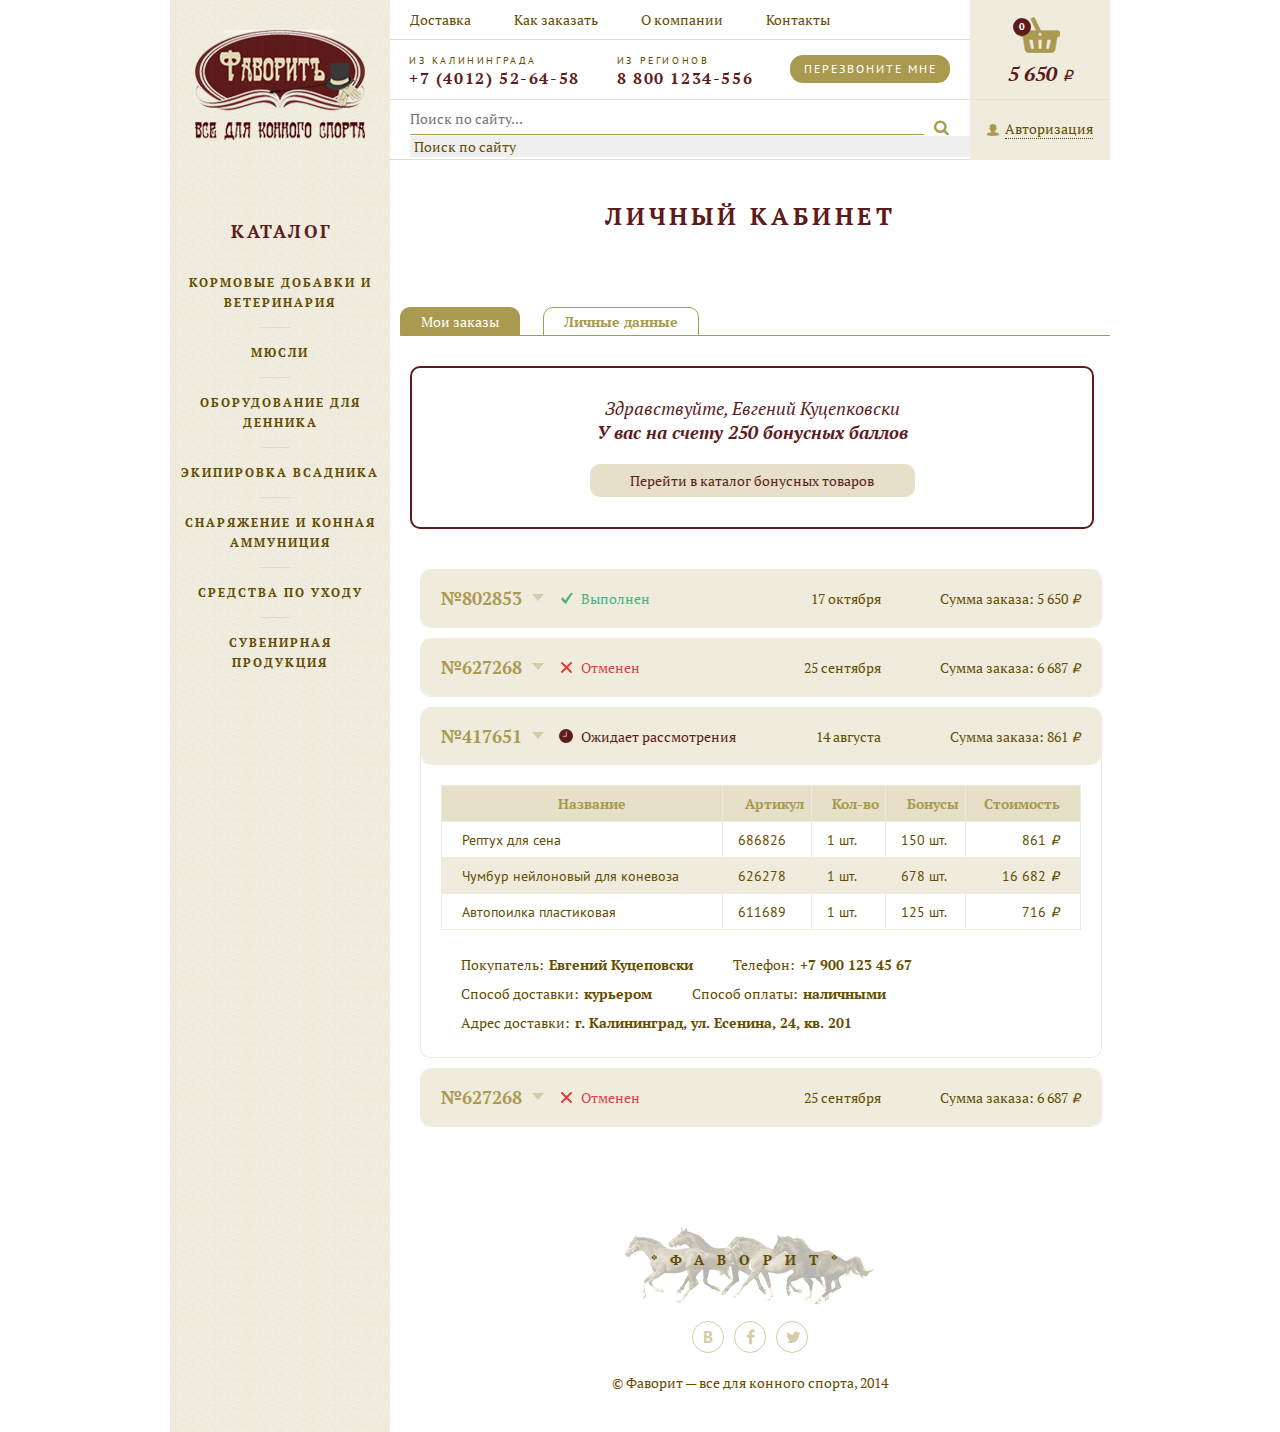
<file: lk_page.html>
<!DOCTYPE html>
<html>
<head>
    <meta charset="utf-8" />
    <title>Личный кабинет</title>
    <link href='http://fonts.googleapis.com/css?family=PT+Serif:400,700,400italic,700italic&amp;subset=latin,cyrillic' rel='stylesheet' type='text/css'>
    <link href='http://fonts.googleapis.com/css?family=PT+Sans:400,700,400italic,700italic&amp;subset=latin,cyrillic' rel='stylesheet' type='text/css'>
    <link rel="stylesheet" href="fonts/font-awesome/css/font-awesome.min.css">
    <link rel="stylesheet" type="text/css" href="style/style.css" />
    <script src="http://html5shiv.googlecode.com/svn/trunk/html5.js"></script>
</head>

<body>
<div class="wrapper">
    <div class="sidebar">
        <div class="main-logo">
            <a href="index.html">
                <img src="images/header/main_logo.png" alt="Фаворит">
                Фаворит
            </a>
        </div>

        <h4>Каталог</h4>
        <menu class="list-catalog">
            <li>
                <a href="catalog-home.html">Кормовые добавки и ветеринария</a>
            </li>
            <li>
                <a href="catalog-home.html">Мюсли</a>
            </li>
            <li>
                <a href="catalog-home.html">Оборудование для денника</a>
            </li>
            <li>
                <a href="catalog-home.html">Экипировка всадника</a>
            </li>
            <li>
                <a href="catalog-home.html">Снаряжение и конная аммуниция</a>
            </li>
            <li>
                <a href="catalog-home.html">Средства по уходу</a>
            </li>
            <li>
                <a href="catalog-home.html">Сувенирная продукция</a>
            </li>
        </menu>
    </div><!--end SIDEBAR-->

    <div class="wrap-box">
        <div class="header">
            <div class="float-r">
                <div class="box-cart">
                    <a href="cart-page.html" class="cart">
                        <span class="cnt-goods">0</span>
                    </a>
                    <span class="price">5 650 <span class="rubl">i</span></span>
                </div>

                <div class="box-authorization">
                    <a href="#">Авторизация</a>
                </div>
            </div>

            <section class="center-header">
                <nav class="main-nav">
                    <ul>
                        <li>
                            <a href="#">Доставка</a>
                        </li>
                        <li>
                            <a href="#">Как заказать</a>
                        </li>
                        <li>
                            <a href="#">О компании</a>
                        </li>
                        <li>
                            <a href="contacts.html">Контакты</a>
                        </li>
                    </ul>
                </nav>

                <div class="contact-box">
                    <div class="contact">
                        <header>Из Калининграда</header>
                        <span>+7 (4012) 52-64-58</span>
                    </div>

                    <div class="contact">
                        <header>Из регионов</header>
                        <span>8 800 1234-556</span>
                    </div>

                    <a href="#" class="btn-call-me btn btn-third">Перезвоните мне</a>
                </div>

                <div class="search-box">
                    <form class="search-form" name="search-form" method="get">
                        <input type="text" class="" placeholder="Поиск по сайту..." />

                        <input type="submit" value="">
                        <i class="fa fa-search"></i>

                        <select name="">
                            <option value="0">Поиск по сайту</option>
                            <optgroup label="Категории">
                                <option value="1">Обувь, одежда</option>
                                <option value="2">Сумки</option>
                                <option value="3">Верхняя одежда</option>
                                <option value="4">Краги</option>
                            </optgroup>
                            <optgroup label="Товары">
                                <option value="1">Браслет</option>
                                <option value="2">Браслет</option>
                                <option value="3">Браслет</option>
                            </optgroup>
                        </select>
                    </form>
                </div>
            </section>
        </div><!--end HEADER-->

        <main class="main-lk-page">

            <header>
                <h1 class="block-title">Личный кабинет</h1>
            </header>

            <ul class="nav-lk">
                <li class="active">
                    <a href="#">Мои заказы</a>
                </li>
                <li>
                    <a href="#">Личные данные</a>
                </li>
            </ul>

            <div class="you-have-bonus">
                <p class="hello-user">Здравствуйте, Евгений Куцепковски<p>
                <p class="bonus">У вас на счету 250 бонусных баллов<p>
                <a class="btn-bonus-products btn btn-second" href="#">Перейти в каталог бонусных товаров</a>
            </div>

            <ul class="list-status">
                <li>
                    <table class="order-status">
                        <tr>
                            <td class="id-order">№802853
                                <a class="triangle-down" href="#"></a>
                            </td>

                            <td class="status">
                                <span class="completed">Выполнен</span>
                            </td>

                            <td class="date-order">17 октября</td>

                            <td class="sum-order">
                                Сумма заказа: 5 650 <span class="rubl">i</span>
                            </td>
                        </tr>
                    </table>
                </li>

                <li>
                    <table class="order-status">
                        <tr>
                            <td class="id-order">№627268
                                <a class="triangle-down" href="#"></a>
                            </td>

                            <td class="status">
                                <span class="canceled">Отменен</span>
                            </td>

                            <td class="date-order">25 сентября</td>

                            <td class="sum-order">
                                Сумма заказа: 6 687 <span class="rubl">i</span>
                            </td>
                        </tr>
                    </table>
                </li>

                <li>
                    <table class="order-status">
                        <tr>
                            <td class="id-order">№417651
                                <a class="triangle-down" href="#"></a>
                            </td>

                            <td class="status">
                                <span class="pending-review">Ожидает рассмотрения</span>
                            </td>

                            <td class="date-order">14 августа</td>

                            <td class="sum-order">
                                Сумма заказа: 861 <span class="rubl">i</span>
                            </td>
                        </tr>
                    </table>

                    <table class="table-order">
                        <tr>
                            <th>Название</th>
                            <th>Артикул</th>
                            <th>Кол-во</th>
                            <th>Бонусы</th>
                            <th class="table-order-value">Стоимость</th>
                        </tr>

                        <tr>
                            <td>Рептух для сена</td>
                            <td>686826</td>
                            <td>1 шт.</td>
                            <td>150 шт.</td>
                            <td class="table-order-value">861 <span class="rubl">i</span></td>
                        </tr>

                        <tr class="table-order-bg">
                            <td>Чумбур нейлоновый для коневоза</td>
                            <td>626278</td>
                            <td>1 шт.</td>
                            <td>678 шт.</td>
                            <td class="table-order-value">16 682 <span class="rubl">i</span></td>
                        </tr>

                        <tr>
                            <td>Автопоилка пластиковая</td>
                            <td>611689</td>
                            <td>1 шт.</td>
                            <td>125 шт.</td>
                            <td class="table-order-value">716 <span class="rubl">i</span></td>
                        </tr>
                    </table>

                    <dl class="order-details">
                        <dt>Покупатель:</dt>
                        <dd>Евгений Куцеповски</dd>

                        <dt>Телефон:</dt>
                        <dd>+7 900 123 45 67</dd>

                        <dt class="clear">Способ доставки: </dt>
                        <dd>курьером</dd>

                        <dt>Способ оплаты:</dt>
                        <dd>наличными</dd>

                        <dt class="clear">Адрес доставки:</dt>
                        <dd>г. Калининград, ул. Есенина, 24, кв. 201</dd>
                    </dl>
                </li>

                <li>
                    <table class="order-status">
                        <tr>
                            <td class="id-order">№627268
                                <a class="triangle-down" href="#"></a>
                            </td>

                            <td class="status">
                                <span class="canceled">Отменен</span>
                            </td>

                            <td class="date-order">25 сентября</td>

                            <td class="sum-order">
                                Сумма заказа: 6 687 <span class="rubl">i</span>
                            </td>
                        </tr>
                    </table>
                </li>
            </ul>
        </main><!--end MAIN-CONTENT-->

        <footer class="footer">
            <div class="footer-logo">
                <a href="index.html">*Фаворит*</a>
            </div>

            <ul class="soc-links">
                <li class="vk">
                    <a href="#">В</a>
                </li>
                <li class="fb">
                    <a href="#"><i class="fa fa-facebook"></i>Facebook</a>
                </li>
                <li class="tw">
                    <a href="#"><i class="fa fa-twitter"></i>Twitter</a>
                </li>
            </ul>

            <p>&#169; Фаворит — все для конного спорта, 2014</p>
        </footer><!--end FOOTER-->
    </div><!--end WRAPPER-BOX-->
</div> <!--end WRAPPER-->

<!--POPUP-->
<div id="bg-popup">
    <div class="ovefview"></div>
    <div id="wrap-popup">
        <div class="reg-popup popup">
            <span class="btn-close"><i class="fa fa-times"></i></span>
            <form class="reg-form" name="reg" method="get">
                <a class="name-form" href="#">Регистрация</a>
                <a class="login-link" href="#">Вход</a>

                <ul class="clear">
                    <li>
                        <label>Ваше имя
                            <input class="input-style" type="text" name="name">
                        </label>
                    </li>

                    <li>
                        <label>Электропочта
                            <input class="input-style" type="email" name="email">
                        </label>
                    </li>

                    <li>
                        <label>Пароль
                            <input class="input-style" type="password" name="pass">
                        </label>
                    </li>
                </ul>

                <input class="btn-reg btn btn-first" type="submit" value="Зарегистрироваться">
            </form>
        </div>
    </div>
</div>
<!--end-->

<script src="js/jquery-1.11.1.min.js"></script>
<script src="js/common_js.js"></script>
</body>
</html>
</file>
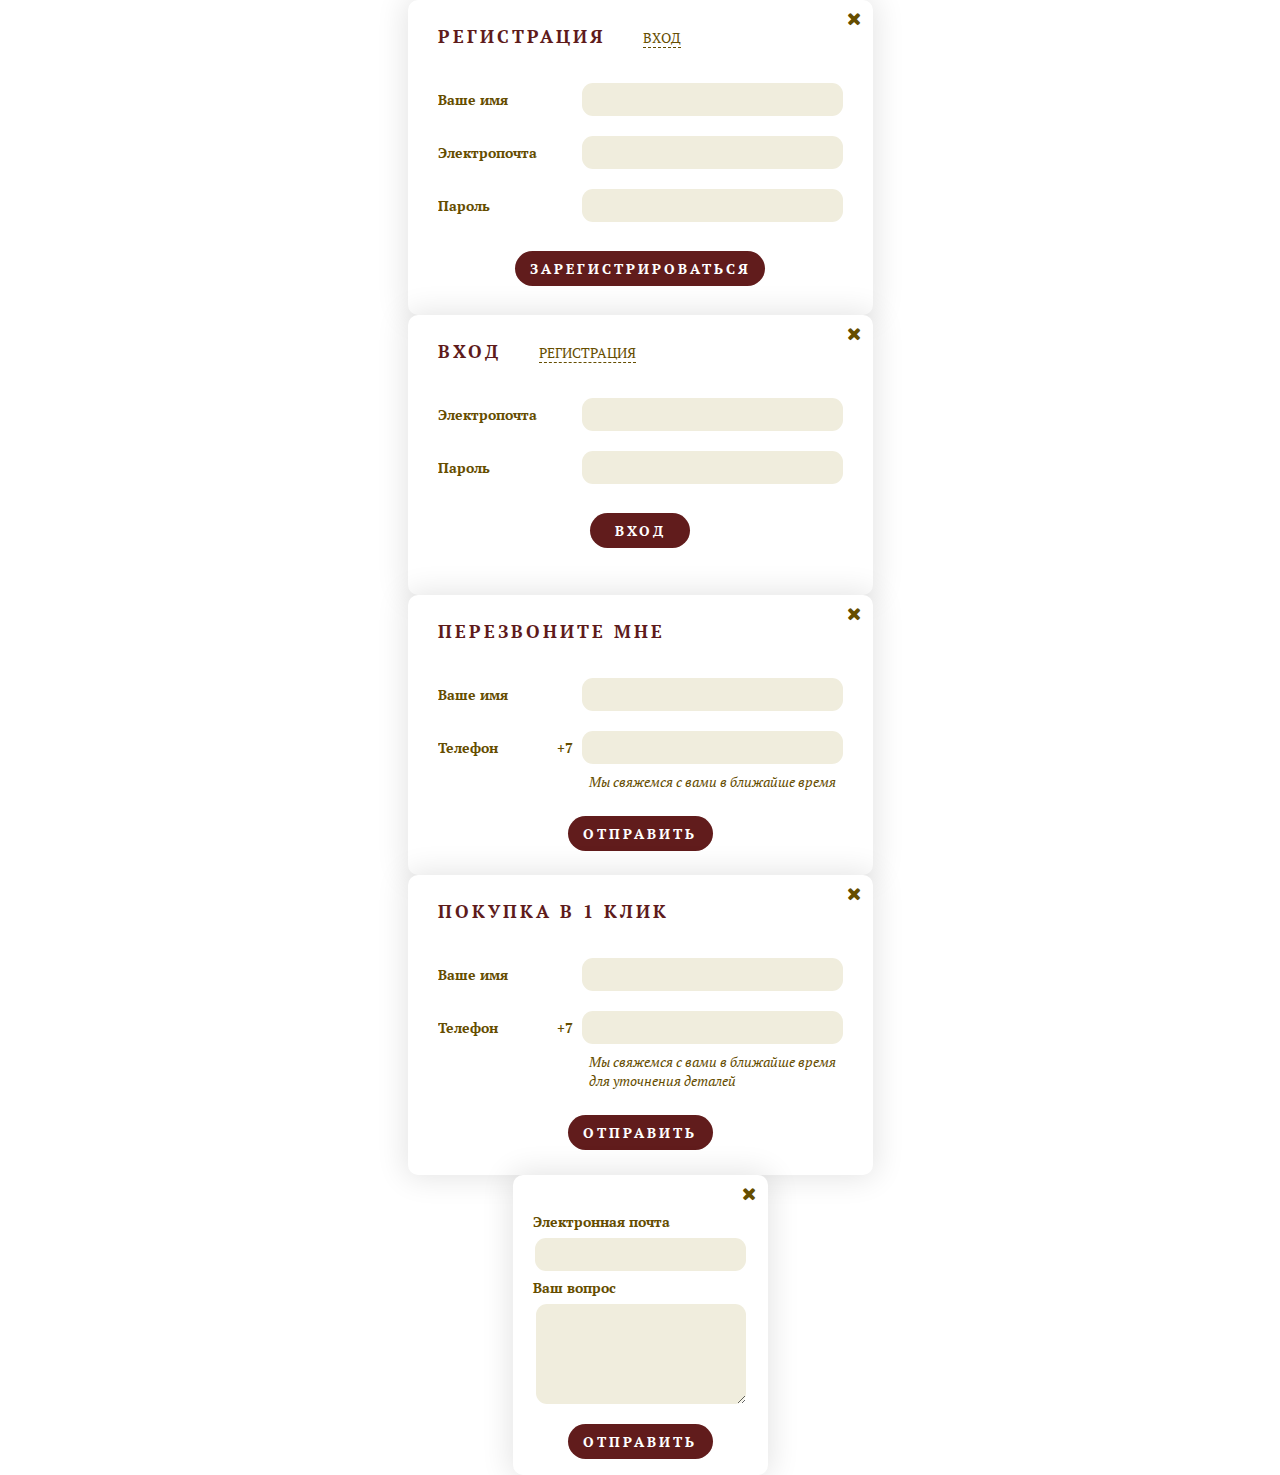
<file: popups.html>
<!DOCTYPE html>
<html>
<head>
    <meta charset="utf-8" />
    <title>Фаворит - всё для конного спорта</title>
    <link href='http://fonts.googleapis.com/css?family=PT+Serif:400,700,400italic,700italic&amp;subset=latin,cyrillic' rel='stylesheet' type='text/css'>
    <link href='http://fonts.googleapis.com/css?family=PT+Sans:400,700,400italic,700italic&amp;subset=latin,cyrillic' rel='stylesheet' type='text/css'>
    <link rel="stylesheet" href="fonts/font-awesome/css/font-awesome.min.css">
    <link rel="stylesheet" type="text/css" href="style/style.css" />
    <script src="http://html5shiv.googlecode.com/svn/trunk/html5.js"></script>
</head>

<body>

    <div class="reg-popup popup">
        <span class="btn-close"><i class="fa fa-times"></i></span>
        <form class="reg-form" name="reg" method="get">
            <a class="name-form" href="#">Регистрация</a>
            <a class="login-link" href="#">Вход</a>

            <ul class="clear">
                <li>
                    <label>Ваше имя
                        <input class="input-style" type="text" name="name">
                    </label>
                </li>

                <li>
                    <label>Электропочта
                        <input class="input-style" type="email" name="email">
                    </label>
                </li>

                <li>
                    <label>Пароль
                        <input class="input-style" type="password" name="pass">
                    </label>
                </li>
            </ul>

            <input class="btn-reg btn btn-first" type="submit" value="Зарегистрироваться">
        </form>
    </div>

    <div class="login-popup popup">
        <span class="btn-close"><i class="fa fa-times"></i></span>
        <form class="login-form" name="reg" method="get">
            <a class="name-form" href="#">Вход</a>
            <a class="login-link" href="#">Регистрация</a>

            <ul class="clear">
                <li>
                    <label>Электропочта
                        <input class="input-style" type="email" name="email">
                    </label>
                </li>

                <li>
                    <label>Пароль
                        <input class="input-style" type="password" name="pass">
                    </label>
                </li>
            </ul>

            <input class="btn-login btn btn-first" type="submit" value="Вход">
        </form>
    </div>

    <div class="call-me-popup popup">
        <span class="btn-close"><i class="fa fa-times"></i></span>
        <form class="call-me-form" name="reg" method="get">
            <a class="name-form" href="#">Перезвоните мне</a>

            <ul class="clear">
                <li>
                    <label>Ваше имя
                        <input class="input-style" type="text" name="name">
                    </label>
                </li>

                <li>
                    <label>Телефон  <span class="cod-tel">+7</span>
                        <input class="input-style" type="tel" name="tel">
                    </label>
                </li>
            </ul>
            <p>Мы свяжемся с вами в ближайше время</p>
            <input class="btn-send btn btn-first" type="submit" value="Отправить">
        </form>
    </div>

    <div class="buy-one-click-popup popup">
        <span class="btn-close"><i class="fa fa-times"></i></span>
        <form class="buy-one-click-form" name="reg" method="get">
            <a class="name-form" href="#">Покупка в 1 клик</a>

            <ul class="clear">
                <li>
                    <label>Ваше имя
                        <input class="input-style" type="text" name="name">
                    </label>
                </li>

                <li>
                    <label>Телефон <span class="cod-tel">+7</span>
                        <input class="input-style" type="tel" name="tel">
                    </label>
                </li>
            </ul>
            <p>Мы свяжемся с вами в ближайше время для уточнения деталей</p>
            <input class="btn-send btn btn-first" type="submit" value="Отправить">
        </form>
    </div>


    <div class="ask-a-question-popup popup">
        <span class="btn-close"><i class="fa fa-times"></i></span>
        <form class="ask-a-question" name="reg" method="get">

            <ul class="clear">
                <li>
                    <label>Электронная почта
                        <input class="ask-a-question-input" type="email" name="email">
                    </label>
                </li>

                <li>
                    <label>Ваш вопрос
                        <textarea name="your-question"></textarea>
                    </label>
                </li>
            </ul>

            <input class="btn-send-question btn btn-first" type="submit" value="Отправить">
        </form>
    </div><!--end ASK-A-QUESTION-->

</body>
</html>
</file>
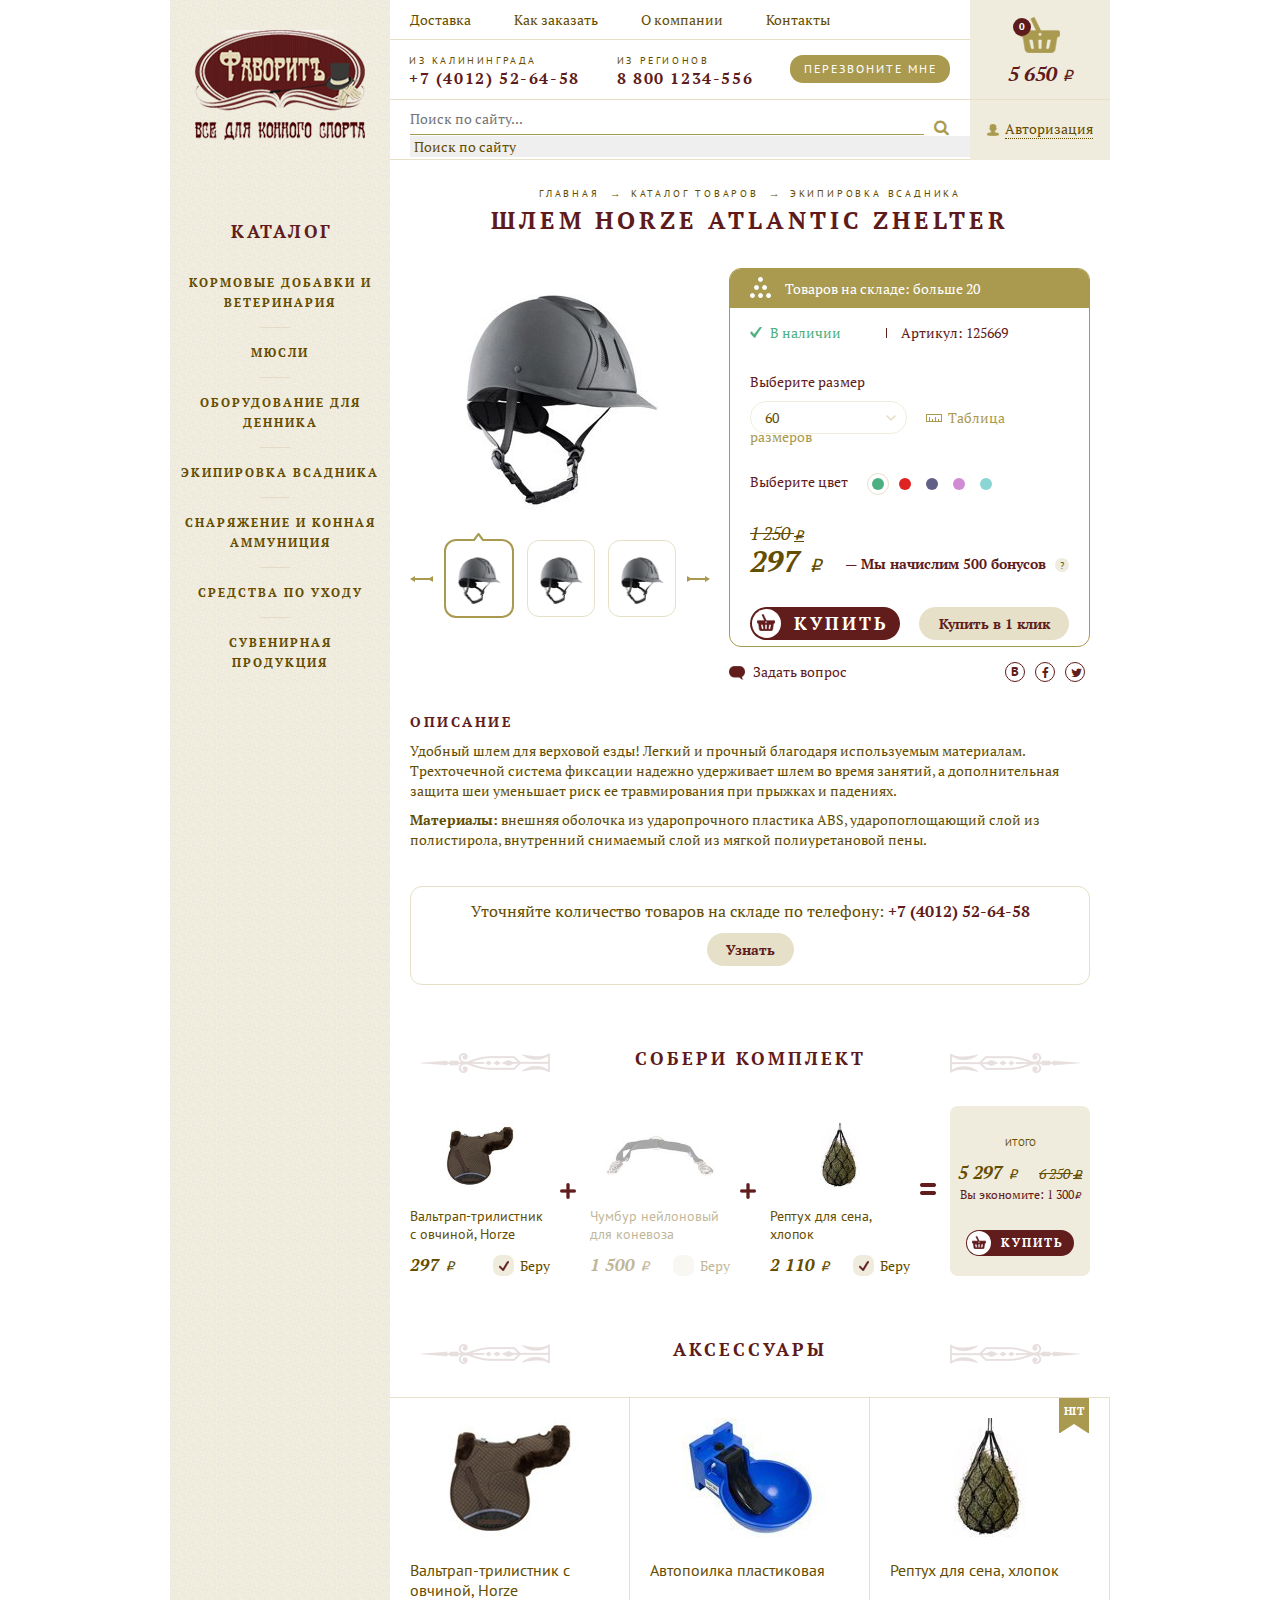
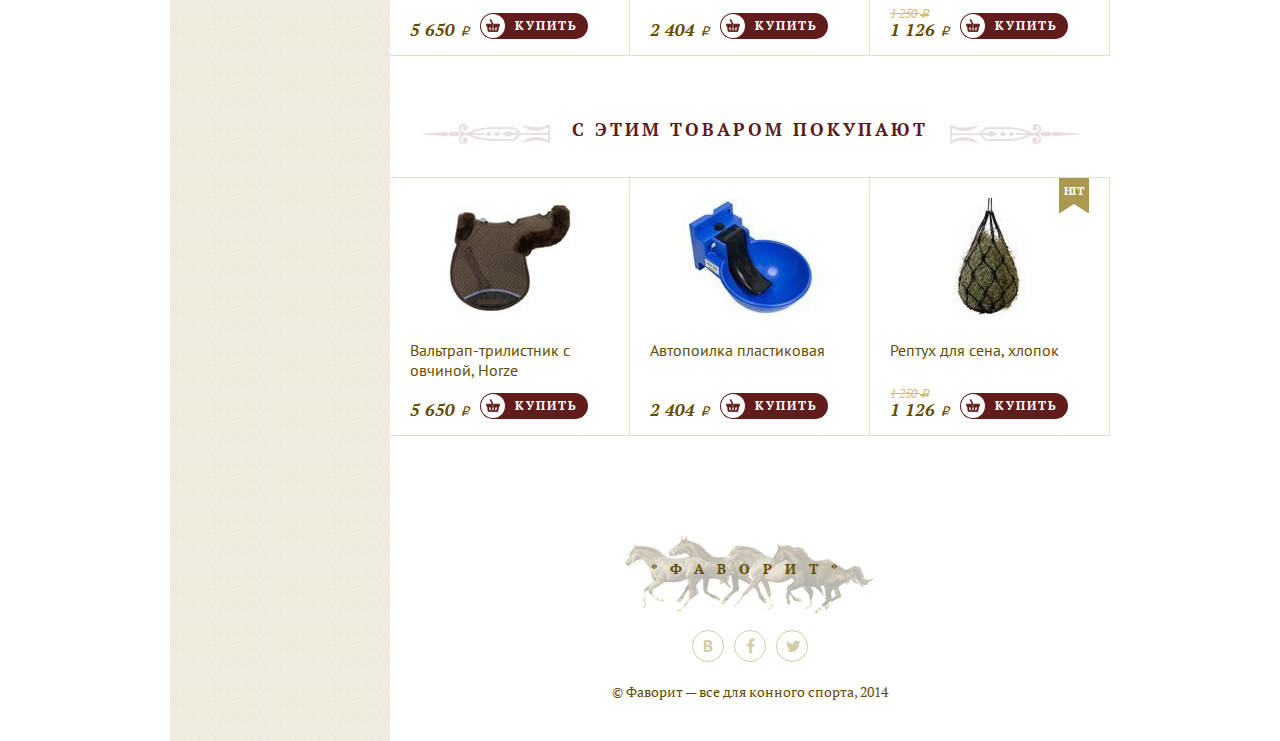
<file: product-page.html>
<!DOCTYPE html>
<html>
<head>
    <meta charset="utf-8" />
    <title>Шлем Horze Atlantic Zhelter</title>
    <link href='http://fonts.googleapis.com/css?family=PT+Serif:400,700,400italic,700italic&amp;subset=latin,cyrillic' rel='stylesheet' type='text/css'>
    <link href='http://fonts.googleapis.com/css?family=PT+Sans:400,700,400italic,700italic&amp;subset=latin,cyrillic' rel='stylesheet' type='text/css'>
    <link rel="stylesheet" href="fonts/font-awesome/css/font-awesome.min.css">
    <link rel="stylesheet" type="text/css" href="style/style.css" />
    <script src="http://html5shiv.googlecode.com/svn/trunk/html5.js"></script>
</head>

<body>
<div class="wrapper">
    <div class="sidebar">
        <div class="main-logo">
            <a href="index.html">
                <img src="images/header/main_logo.png" alt="Фаворит">
                Фаворит
            </a>
        </div>

        <h4>Каталог</h4>
        <menu class="list-catalog">
            <li>
                <a href="catalog-home.html">Кормовые добавки и ветеринария</a>
            </li>
            <li>
                <a href="catalog-home.html">Мюсли</a>
            </li>
            <li>
                <a href="catalog-home.html">Оборудование для денника</a>
            </li>
            <li>
                <a href="catalog-home.html">Экипировка всадника</a>
            </li>
            <li>
                <a href="catalog-home.html">Снаряжение и конная аммуниция</a>
            </li>
            <li>
                <a href="catalog-home.html">Средства по уходу</a>
            </li>
            <li>
                <a href="catalog-home.html">Сувенирная продукция</a>
            </li>
        </menu>
    </div><!--end SIDEBAR-->

    <div class="wrap-box">
        <div class="header">
            <div class="float-r">
                <div class="box-cart">
                    <a href="cart-page.html" class="cart">
                        <span class="cnt-goods">0</span>
                    </a>
                    <span class="price">5 650 <span class="rubl">i</span></span>
                </div>

                <div class="box-authorization">
                    <a href="#">Авторизация</a>
                </div>
            </div>

            <section class="center-header">
                <nav class="main-nav">
                    <ul>
                        <li>
                            <a href="#">Доставка</a>
                        </li>
                        <li>
                            <a href="#">Как заказать</a>
                        </li>
                        <li>
                            <a href="#">О компании</a>
                        </li>
                        <li>
                            <a href="contacts.html">Контакты</a>
                        </li>
                    </ul>
                </nav>

                <div class="contact-box">
                    <div class="contact">
                        <header>Из Калининграда</header>
                        <span>+7 (4012) 52-64-58</span>
                    </div>

                    <div class="contact">
                        <header>Из регионов</header>
                        <span>8 800 1234-556</span>
                    </div>

                    <a href="#" class="btn-call-me btn btn-third">Перезвоните мне</a>
                </div>

                <div class="search-box">
                    <form class="search-form" name="search-form" method="get">
                        <input type="text" class="" placeholder="Поиск по сайту..." />

                        <input type="submit" value="">
                        <i class="fa fa-search"></i>

                        <select name="">
                            <option value="0">Поиск по сайту</option>
                            <optgroup label="Категории">
                                <option value="1">Обувь, одежда</option>
                                <option value="2">Сумки</option>
                                <option value="3">Верхняя одежда</option>
                                <option value="4">Краги</option>
                            </optgroup>
                            <optgroup label="Товары">
                                <option value="1">Браслет</option>
                                <option value="2">Браслет</option>
                                <option value="3">Браслет</option>
                            </optgroup>
                        </select>
                    </form>
                </div>
            </section>
        </div><!--end HEADER-->

        <main class="content-product-page clearfix">
            <ul class="bread-crumbs">
                <li>
                    <a href="index.html">Главная</a>
                </li>
                <li>
                    <a href="catalog-home.html">Каталог товаров</a>
                </li>
                <li>
                    <a href="catalog-page.html">Экипировка всадника</a>
                </li>
            </ul>

            <header>
                <h1 class="block-title">Шлем Horze Atlantic Zhelter</h1>
            </header>

            <section class="product-container">
                <div class="product-box">
                    <section class="float-r">
                        <div class="product-info">
                            <header>
                                <p>Товаров на складе: больше 20</p>
                            </header>

                            <div class="prod-info-box">
                                <div class="mar-b-30">
                                    <span class="availability">В наличии</span>
                                    <span class="prod-label">Артикул: 125669</span>
                                </div>

                                <div class="choice-size">
                                    <p>Выберите размер</p>
                                    <label class="wrap-select">
                                        <select class="select-size">
                                            <option>60</option>
                                            <option>58</option>
                                            <option>56</option>
                                            <option>54</option>
                                        </select>
                                    </label>

                                    <a href="#" class="table-sizes-link">Таблица размеров</a>
                                </div>

                                <div class="choice-color">
                                    <p>Выберите цвет</p>

                                    <ul class="list-check-colors">
                                        <li class="green active">
                                            <label class="bg-label_js">
                                                <input name="color" type="radio" class="check-filter-radio" value="green">
                                            </label>
                                        </li>

                                        <li class="red">
                                            <label>
                                                <input name="color" type="radio" class="check-filter-radio" value="red">
                                            </label>
                                        </li>

                                        <li class="purple">
                                            <label>
                                                <input name="color" type="radio" class="check-filter-radio" value="purple">
                                            </label>
                                        </li>

                                        <li class="violet">
                                            <label>
                                                <input name="color" type="radio" class="check-filter-radio" value="violet">
                                            </label>
                                        </li>

                                        <li class="turquoise">
                                            <label>
                                                <input name="color" type="radio" class="check-filter-radio" value="turquoise">
                                            </label>
                                        </li>
                                    </ul>
                                </div>

                                <div class="price-box">
                                <span class="old-price">1 250
                                    <span class="rubl">i</span>
                                </span>
                                <span class="price">297
                                    <span class="rubl">i</span>
                                </span>

                                    <span class="bonuses">— Мы начислим 500 бонусов <a href="#" class="info-icon">?</a></span>
                                </div>

                                <div class="btn-box">
                                    <a class="btn-buy btn btn-first" href="#">Купить</a>
                                    <a class="btn-buy one-click btn btn-second" href="#">Купить в 1 клик</a>
                                </div>
                            </div>
                        </div><!--end PRODUCT-INFO-->

                        <footer class="footer-prod-info">
                            <ul class="soc-links">
                                <li class="vk">
                                    <a href="#">В</a>
                                </li>
                                <li class="fb">
                                    <a href="#"><i class="fa fa-facebook"></i>Facebook</a>
                                </li>
                                <li class="tw">
                                    <a href="#"><i class="fa fa-twitter"></i>Twitter</a>
                                </li>
                            </ul>

                            <a href="#" class="ask-question">Задать вопрос</a>
                        </footer>
                    </section>

                    <div class="prod-slider-wrap">
                        <ul class="main-photo-slider">
                            <li>
                                <img src="images/slider/helmet_slide.jpg" alt="Шлем Horze Atlantic Zhelter" />
                            </li>

                            <li>
                                <img src="images/slider/helmet_slide.jpg" alt="Шлем Horze Atlantic Zhelter" />
                            </li>

                            <li>
                                <img src="images/slider/helmet_slide.jpg" alt="Шлем Horze Atlantic Zhelter" />
                            </li>

                            <li>
                                <img src="images/slider/helmet_slide.jpg" alt="Шлем Horze Atlantic Zhelter" />
                            </li>
                        </ul>

                        <ul class="movers-row">
                            <li class="active">
                                <a href="#">
                                    <img src="images/slider/helmet_slide.jpg" alt="Шлем Horze Atlantic Zhelter" />
                                </a>
                            </li>

                            <li>
                                <a href="#">
                                    <img src="images/slider/helmet_slide.jpg" alt="Шлем Horze Atlantic Zhelter" />
                                </a>
                            </li>

                            <li>
                                <a href="#">
                                    <img src="images/slider/helmet_slide.jpg" alt="Шлем Horze Atlantic Zhelter" />
                                </a>
                            </li>

                            <li>
                                <a href="#">
                                    <img src="images/slider/helmet_slide.jpg" alt="Шлем Horze Atlantic Zhelter" />
                                </a>
                            </li>
                        </ul>

                        <a class="prev" href="#">Prev</a>
                        <a class="next" href="#">Next</a>
                    </div><!--end PRODUCT-SLIDER-->
                </div><!--end PRODUCT-BOX-->

                <section class="product-description">
                    <header>
                        <h3>Описание</h3>
                    </header>

                    <p>Удобный шлем для верховой езды! Легкий и прочный благодаря используемым материалам.
                        Трехточечной система фиксации надежно удерживает шлем во время занятий, а дополнительная защита
                        шеи уменьшает риск ее травмирования при прыжках и падениях.</p>

                    <p><strong>Материалы:</strong> внешняя оболочка из ударопрочного пластика ABS, ударопоглощающий слой
                        из полистирола, внутренний снимаемый слой из мягкой полиуретановой пены.</p>
                </section>

                <footer class="pricing">
                    <p>Уточняйте количество товаров на складе по телефону: <strong>+7 (4012) 52-64-58</strong></p>

                    <a class="bt-find-out btn btn btn-second" href="#">Узнать</a>
                </footer>
            </section><!--end PRODUCT-CONTAINER-->

            <section class="collect-kit">
                <header>
                    <h2 class="header-bg">Cобери комплект</h2>
                </header>

                <ul class="list-collect-kit li-140">
                    <li>
                        <a href="product-page.html">
                            <div class="img-box">
                                <img src="images/content/valtrap_horze.jpg" alt="Вальтрап-трилистник с овчиной" />
                            </div>

                            <h3 class="product-name">Вальтрап-трилистник с овчиной, Horze</h3>
                        </a>

                        <div class="payment-box">
                            <span class="price">297
                                <span class="rubl">i</span>
                            </span>

                            <span class="check">
                                <label class="check-item bg-label_js">
                                    <input type="checkbox" class="check-filter" checked value="беру"> Беру
                                </label>
                            </span>
                        </div>
                    </li>

                    <li class="li-opac-4">
                        <a href="product-page.html">
                            <span class="img-box">
                                <img src="images/content/chumbur.jpg" alt="Чумбур нейлоновый" />
                            </span>

                            <h3 class="product-name">Чумбур нейлоновый для коневоза</h3>
                        </a>

                        <div class="payment-box">
                            <span class="price">1 500
                                <span class="rubl">i</span>
                            </span>

                            <span class="check">
                                <label class="check-item ">
                                    <input type="checkbox" class="check-filter" value="беру"> Беру
                                </label>
                            </span>
                        </div>
                    </li>

                    <li>
                        <a href="product-page.html">
                            <div class="img-box">
                                <img src="images/content/reptuh_seno.jpg" alt="Рептух для сена" />
                            </div>

                            <h3 class="product-name">Рептух для сена, хлопок</h3>
                        </a>

                        <div class="payment-box">
                            <span class="price">2 110
                                <span class="rubl">i</span>
                            </span>

                            <span class="check">
                                <label class="check-item bg-label_js">
                                    <input type="checkbox" class="check-filter" checked value="беру"> Беру
                                </label>
                            </span>
                        </div>
                    </li>

                    <li class="last">
                        <span class="in-total">Итого</span>

                        <div class="price-box">
                            <span class="old-price">6 250
                                <span class="rubl">i</span>
                            </span>
                            <span class="price">5 297
                                <span class="rubl">i</span>
                            </span>
                        </div>

                        <div class="saving">Вы экономите: <span class="economy">1 300<span class="rubl">i</span></span></div>

                        <a class="btn-buy btn btn-first" href="#">Купить</a>
                    </li>
                </ul>
            </section><!--end COLLECT-KIT-->

            <section class="accessories-box">
                <header>
                    <h2 class="header-bg">Аксессуары</h2>
                </header>

                <ul class="list-prod-accessories shadow-box three-columns">
                    <li>
                        <a href="product-page.html">
                            <div class="img-box">
                                <img src="images/content/valtrap_horze.jpg" alt="Вальтрап-трилистник с овчиной" />
                            </div>

                            <h3 class="product-name">Вальтрап-трилистник с овчиной, Horze</h3>
                        </a>

                        <div class="payment-box">
                            <div class="price-box">
                                <span class="price">5 650
                                    <span class="rubl">i</span>
                                </span>
                            </div>

                            <a class="btn-buy btn btn-first" href="#">Купить</a>
                        </div>
                    </li>

                    <li>
                        <a href="product-page.html">
                            <div class="img-box">
                                <img src="images/content/avtopoilka.jpg" alt="Автопоилка пластиковая" />
                            </div>

                            <h3 class="product-name">Автопоилка пластиковая</h3>
                        </a>

                        <div class="payment-box">
                            <div class="price-box">
                                <span class="price">2 404
                                    <span class="rubl">i</span>
                                </span>
                            </div>

                            <a class="btn-buy btn btn-first" href="#">Купить</a>
                        </div>
                    </li>

                    <li>
                        <span class="hit ribbon">Hit</span>

                        <a href="product-page.html">
                            <div class="img-box">
                                <img src="images/content/reptuh_seno.jpg" alt="Рептух для сена" />
                            </div>

                            <h3 class="product-name">Рептух для сена, хлопок</h3>
                        </a>

                        <div class="payment-box">
                            <div class="price-box">
                                <span class="old-price">1 250
                                    <span class="rubl">i</span>
                                </span>
                                <span class="price">1 126
                                    <span class="rubl">i</span>
                                </span>
                            </div>

                            <a class="btn-buy btn btn-first" href="#">Купить</a>
                        </div>
                    </li>
                </ul>
            </section><!--end ACCESSORIES-->

            <section class="prod-page-prefooter">
                <header>
                    <h2 class="header-bg">С этим товаром покупают</h2>
                </header>

                <ul class="list-popular-items shadow-box three-columns">
                    <li>
                        <a href="product-page.html">
                            <div class="img-box">
                                <img src="images/content/valtrap_horze.jpg" alt="Вальтрап-трилистник с овчиной" />
                            </div>

                            <h3 class="product-name">Вальтрап-трилистник с овчиной, Horze</h3>
                        </a>

                        <div class="payment-box">
                            <div class="price-box">
                                <span class="price">5 650
                                    <span class="rubl">i</span>
                                </span>
                            </div>

                            <a class="btn-buy btn btn-first" href="#">Купить</a>
                        </div>
                    </li>

                    <li>
                        <a href="product-page.html">
                            <div class="img-box">
                                <img src="images/content/avtopoilka.jpg" alt="Автопоилка пластиковая" />
                            </div>

                            <h3 class="product-name">Автопоилка пластиковая</h3>
                        </a>

                        <div class="payment-box">
                            <div class="price-box">
                                <span class="price">2 404
                                    <span class="rubl">i</span>
                                </span>
                            </div>

                            <a class="btn-buy btn btn-first" href="#">Купить</a>
                        </div>
                    </li>

                    <li>
                        <span class="hit ribbon">Hit</span>

                        <a href="product-page.html">
                            <div class="img-box">
                                <img src="images/content/reptuh_seno.jpg" alt="Рептух для сена" />
                            </div>

                            <h3 class="product-name">Рептух для сена, хлопок</h3>
                        </a>

                        <div class="payment-box">
                            <div class="price-box">
                                <span class="old-price">1 250
                                    <span class="rubl">i</span>
                                </span>
                                <span class="price">1 126
                                    <span class="rubl">i</span>
                                </span>
                            </div>

                            <a class="btn-buy btn btn-first" href="#">Купить</a>
                        </div>
                    </li>
                </ul>
            </section><!--end ACCESSORIES-->
        </main><!--end MAIN-CONTENT-->

        <footer class="footer">
            <div class="footer-logo">
                <a href="index.html">*Фаворит*</a>
            </div>

            <ul class="soc-links">
                <li class="vk">
                    <a href="#">В</a>
                </li>
                <li class="fb">
                    <a href="#"><i class="fa fa-facebook"></i>Facebook</a>
                </li>
                <li class="tw">
                    <a href="#"><i class="fa fa-twitter"></i>Twitter</a>
                </li>
            </ul>

            <p>&#169; Фаворит — все для конного спорта, 2014</p>
        </footer><!--end FOOTER-->
    </div><!--end WRAPPER-BOX-->
</div> <!--end WRAPPER-->

<!--POPUP-->
<div id="bg-popup">
    <div class="ovefview"></div>
    <div id="wrap-popup">
        <div class="reg-popup popup">
            <span class="btn-close"><i class="fa fa-times"></i></span>
            <form class="reg-form" name="reg" method="get">
                <a class="name-form" href="#">Регистрация</a>
                <a class="login-link" href="#">Вход</a>

                <ul class="clear">
                    <li>
                        <label>Ваше имя
                            <input class="input-style" type="text" name="name">
                        </label>
                    </li>

                    <li>
                        <label>Электропочта
                            <input class="input-style" type="email" name="email">
                        </label>
                    </li>

                    <li>
                        <label>Пароль
                            <input class="input-style" type="password" name="pass">
                        </label>
                    </li>
                </ul>

                <input class="btn-reg btn btn-first" type="submit" value="Зарегистрироваться">
            </form>
        </div>
    </div>
</div>
<!--end-->

<script src="js/jquery-1.11.1.min.js"></script>
<script src="js/common_js.js"></script>
</body>
</html>
</file>
<file: style/style.css>
/*----------------------------------------------------------------------------------*/
/*------------------------------RESET DEFAULT STYLES--------------------------------*/
/*----------------------------------------------------------------------------------*/
html,body                       { width:100%; height:100%; }
body                            { padding:0; margin:0; font:14px 'PT Serif', serif; background:#ffffff; color:#654d00; }
div,p,a,span,em,strong,img,h1,h2,h3,h4,h5,h6,ul,ol,li,dl,dt,dd,table,td,tr,form,fieldset,label,select,input,textarea {
	padding:0;
	margin:0;
	outline:none;
	list-style:none;
}
select, input, textarea        { font-size:12px; vertical-align:middle; }
textarea                       { vertical-align:top; }
:focus                         { outline:none; }
input[type=submit]             { cursor:pointer; }
img, fieldset                  { border:0; }
table                          { border-collapse:collapse; border-spacing:0; }
a:link, a:visited              { font:14px 'PT Serif', serif; color:#654d00; text-decoration:none; }
a:hover                        { text-decoration:underline; }
/*----------------------------------------------------------------------------------*/
/*-------------------------------------DEFAULT CLASSES------------------------------*/
/*----------------------------------------------------------------------------------*/
.float-r           	           { float:right !important; }
.float-l                       { float:left !important; }
.no-float                      { float:none !important; }
.no-border                     { border:0 !important; }
.no-bg                         { background:none !important; }
.no-margin                     { margin:0 !important; }
.no-padding                    { padding:0 !important; }
.no-display                    { display:none !important; }
.display                       { display:block !important; }
.inline                        { display:inline !important; }
.overflow                      { overflow:hidden !important; }
.align-r                       { text-align:right !important; }
.align-l                       { text-align:left !important; }
.align-c                       { text-align:center !important; }
.clear                         { clear:both; }
.clearfix:after                { content: ""; display: block; clear: both; visibility: hidden;}
.clearfix                      { display: inline-block; width: 100% }

@font-face {
    font-family: 'als_rubl';
    src: url('../fonts/alsrubl.eot');
    src: url('../fonts/alsrubl.eot?#iefix') format('embedded-opentype'),
         url('../fonts/alsrubl.woff') format('woff'),
         url('../fonts/alsrubl.ttf') format('truetype'),
         url('../fonts/alsrubl.svg#als_rublregular') format('svg');
    font-weight: normal;
    font-style: normal;
}

/*----------------------------------------------------------------------------------*/
/*-------------------------------------WRAPPER--------------------------------------*/
/*----------------------------------------------------------------------------------*/
.wrapper {
    overflow: hidden;
    width: 940px;
    margin: 0 auto;
    background-image: url('../images/bg_sidebar.jpg');
}

/*-------------------------------------BUTTONS--------------------------------------*/
.btn,
a.btn {
    display: inline-block;
    border: none;
    font: 700 12px "PT Serif";
    text-transform: uppercase;
    line-height: 33px;
    color: #ffffff;
    letter-spacing: 2px;
    text-align: center;
    -webkit-transition-duration: 0.2s;
    -o-transition-duration: 0.2s;
    -moz-transition-duration: 0.2s;
    transition-duration: 0.2s;
}
    .btn,
    a.btn:hover {
        text-decoration: none;
    }

.btn-first,
a.btn-first {
    background: #611C1C;
}
    .btn-first:hover,
    a.btn-first:hover {
        background: #AA9A4F;
    }
    .btn-first:active,
    a.btn-first:active {
        background: #948644;
    }

.btn-second,
a.btn-second {
    background: #E5E0C7;
    color: #611c1c;
    text-transform: none;
    letter-spacing: normal;
}
    .btn-second:hover,
    a.btn-second:hover {
        background: #AA9A4F;
        color: #ffffff;
    }
    .btn-second:active,
    a.btn-second:active {
        background: #948644;
        color: #ffffff;
    }

.btn-third,
a.btn-third {
    background: #AA9A4F;
}
    .btn-third:hover,
    a.btn-third:hover {
        background: #611C1C;
    }
    .btn-third:active,
    a.btn-third:active {
        background: #4B1515;
    }

/*----------------------------------------------------------------------------------*/
/*-------------------------------------SIDEBAR--------------------------------------*/
/*----------------------------------------------------------------------------------*/
.sidebar {
    float: left;
    width: 220px;
}

    .main-logo {
        overflow: hidden;
        float: left;
        margin: 30px 0 79px 25px;
        width: 170px;
        height: 110px;
    }
        .main-logo img {
            width: 170px;
            height: 110px;
        }

    .sidebar h4 {
        margin: 0 0 29px 61px;
        font-size: 18px;
        font-weight: 700;
        text-transform: uppercase;
        letter-spacing: 2.5px;
        color: #611c1c;
    }

    .list-catalog {
        padding: 0 10px;
    }
        .list-catalog li {
            position: relative;
            margin-bottom: 30px;
            text-align: center;
        }
        .list-catalog li:before {
            content: "";
            position: absolute;
            top: -15px;
            left: 80px;
            width: 30px;
            height: 1px;
            background-color: #e3dac7;
        }
        .list-catalog li:first-child:before {
            width: 0;
            height: 0;
        }
            .list-catalog a {
                text-decoration: none;
                text-transform: uppercase;
                font-size: 12px;
                font-weight: 700;
                letter-spacing: 2px;
                line-height: 18px;
                -webkit-transition-duration: 0.2s;
                -o-transition-duration: 0.2s;
                -moz-transition-duration: 0.2s;
                transition-duration: 0.2s;
            }
            .list-catalog a:hover {
                color: #5e1b1a;
            }
            .list-catalog :active {
                color: #4b1515;
            }
/*----------------------------------------------------------------------------------*/
/*-----------------------------------WRAPPER-BOX------------------------------------*/
/*----------------------------------------------------------------------------------*/
.wrap-box {
    overflow: hidden;
    width: 720px;
    margin-left: 220px;
    background: #fff;
}

/*----------------------------------------------------------------------------------*/
/*-------------------------------------HEADER---------------------------------------*/
/*----------------------------------------------------------------------------------*/
.header{
    width: 720px;
    height: 160px;
}
        .box-cart,
        .box-authorization {
            width: 140px;
            background-color: #efecde;
        }
        .box-cart {
            height: 99px;
            border-bottom: 1px solid #e5e0c7;
        }
            .cart {
                position: relative;
                display: inline-block;
                width: 40px;
                height: 36px;
                margin: 17px 50px 3px 50px;
                background: url('../images/spritebox.png') no-repeat center;
                background-position: -80px -76px;
            }
            .cart:hover {
                background-position: 0 -76px;
            }
            .cart:active {
                background-position: -40px -76px;
            }
                .cnt-goods {
                    position: absolute;
                    display: block;
                    top: 1px;
                    left: -7px;
                    width: 18px;
                    height: 18px;
                    background-color: #5e1b1b;
                    -webkit-border-radius: 10px;
                    -moz-border-radius: 10px;
                    border-radius: 10px ;
                    text-align: center;
                    font-size: 10px;
                    font-weight: 700;
                    line-height: 18px;
                    color: #ffffff;
                }
            .price {
                display: block;
                font-size: 17px;
                font-weight: 700;
                font-style: italic;
                color: #654d00;
                text-align: left;
            }
            .box-cart .price {
                font-size: 20px;
                color: #5e1b1b;
                text-align: center;
            }
                .rubl {
                    font: 14px 'als_rubl', serif;
                    font-style: italic;
                    color: #654d00;
                }
                .box-cart .rubl {
                    font-size: 16px;
                    color: #5e1b1b;
                }

        .box-authorization {
            height: 60px;
            text-align: center;
        }
            .box-authorization a {
                position: relative;
                top: 19px;
                left: 9px;
                border-bottom: 1px dotted #654d00;
            }
            .box-authorization a:hover {
                text-decoration: none;
                color: #611c1c;
                border-bottom-color: #611c1c;
            }
            .box-authorization a:before {
                content: "";
                position: absolute;
                top: 5px;
                left: -18px;
                width: 12px;
                height: 12px;
                background: url('../images/spritebox.png') no-repeat center;
                background-position: -155px -65px;
            }
            .box-authorization a:hover:before{
                background-position: -155px -53px;
            }


    .center-header {
        overflow: hidden;
        width: 580px;
    }
        .contact-box {
            height: 59px;
            border-bottom: 1px solid #e5e0c7;
        }
            .contact {
                display: inline-block;
                padding: 14px 15px 0 19px;
            }
                .contact header {
                    font-family: 'PT Sans', sans-serif;
                    font-size: 10px;
                    text-transform: uppercase;
                    letter-spacing: 2.6px;
                }
                .contact span {
                    font-size: 16px;
                    font-weight: 700;
                    letter-spacing: 1.6px;
                    color: #5e1b1b;
                }

                a.btn-call-me {
                    float: right;
                    height: 28px;
                    width: 160px;
                    margin: 15px 20px 0 0;
                    font: 12px 'PT Sans', sans-serif;
                    line-height: 28px;
                    -webkit-border-radius: 13px;
                    -moz-border-radius: 13px;
                    border-radius: 13px;
                }

            .search-box {
                height: 59px;
                border-bottom: 1px solid #E5E0C7;
            }
                .search-form{
                    position: relative;
                }
                    .search-box input[type="text"] {
                        display: inline-block;
                        width: 514px;
                        margin: 9px 0 0 20px;
                        padding-bottom: 6px;
                        font: 14px 'PT Serif', serif;
                        color: #654d00;
                        border: none;
                        border-bottom: 1px solid #AA9A4F;
                    }
                    .search-box select {
                        width: 580px;
                        margin-left: 20px;
                        font: 14px 'PT Serif', serif;
                        color: #654d00;
                        border: none;
                    }
                        .search-box select optgroup {
                            margin: 15px 0;
                            color: #611C1C;;
                        }
                        .search-box select option {
                            color: #654d00;
                        }
                        .search-box select optgroup:hover {
                            background: #000;
                        }
                    .search-box input[type=submit] {
                        position: relative;
                        z-index: 10;
                        width: 17px;
                        height: 17px;
                        top: 20px;
                        left: -20px;
                        float: right;
                        border: none;
                        background-color: transparent;
                        -webkit-transition-duration: 0.2s;
                        -o-transition-duration: 0.2s;
                        -moz-transition-duration: 0.2s;
                        transition-duration: 0.2s;
                    }
                    .fa-search {
                        position: absolute;
                        right: 21px;
                        top: 20px;
                        font-size: 16px !important;
                        color: #AA9A4F;
                    }
                    .search-box input[type="submit"]:hover + .fa-search {
                        color: #611c1c;
                    }
                    .search-box input[type="submit"]:active + .fa-search {
                        color: #4b1515;
                    }


/*--------------------------------------NAV-----------------------------------------*/
.main-nav {
    padding: 10px 0 10px 0;
    border-bottom: 1px solid #e5e0c7;
}
    .main-nav li {
        display: inline-block;
        padding-left: 40px;
    }
    .main-nav li:first-child {
        padding-left: 20px;
    }
    .main-nav a{
        text-decoration: none;
        -webkit-transition-duration: 0.2s;
        -o-transition-duration: 0.2s;
        -moz-transition-duration: 0.2s;
        transition-duration: 0.2s;
    }
    .main-nav a:hover {
        color: #5e1b1a;
    }
    .main-nav :active {
        color: #4b1515;
    }


/*----------------------------------------------------------------------------------*/
/*-------------------------------------CONTENT--------------------------------------*/
/*----------------------------------------------------------------------------------*/
.home-slider-top {
    position: relative;
    z-index: 10;
    overflow: hidden;
    height: 280px;
    background: #2F2F2D;
}
    .home-slider-top .slider li {
        position: relative;
        width: 720px;
    }
        .slider-text {
            position: absolute;
            display: table;
            width: 290px;
            height: 165px;
            top: 58px;
            left: 42px;
            background: url("../images/slider/slider_text_bg.png") no-repeat center;
            text-align: center;
            font: 400 16px "PT Serif";
            line-height: 22px;
            color: #edefe0;
        }
            .slider-text p {
                display: table-cell;
                padding: 0 26px;
                vertical-align: middle;
            }

    .slider-pagination {
        position: absolute;
        bottom: 15px;
        width: 100%;
        text-align: center;
    }
        .slider-pagination li {
            display: inline-block;
        }
        .slider-pagination a {
            overflow: hidden;
            display: inline-block;
            width: 13px;
            height: 13px;
            margin: 0 5px;
            -webkit-border-radius: 7px;
            -moz-border-radius: 7px;
            border-radius: 7px;
            background: #C4C0B3;
            text-indent: 100%;
            white-space: nowrap;
            opacity: 0.7;
            -webkit-transition-duration: 0.2s;
            -o-transition-duration: 0.2s;
            -moz-transition-duration: 0.2s;
            transition-duration: 0.2s;
        }
        .slider-pagination a:hover {
            opacity: 1;
        }
        .slider-pagination li.active a {
            background: #9D8D46;
            opacity: 0.8;
        }
        .slider-pagination li.active a:hover {
            opacity: 1;
        }

/*-----------------------------------TOP-SELLERS------------------------------------*/
.top-sellers {
    overflow: hidden;
    margin-top: -1px;
    padding-bottom: 54px;
}
    .top-sellers li {
        position: relative;
        float: left;
        width: 319px;
        height: 99px;
        padding: 20px;
        border: 1px solid #E5E0C7;
        border-left: none;
        -webkit-transition-duration: 0.2s;
        -o-transition-duration: 0.2s;
        -moz-transition-duration: 0.2s;
        transition-duration: 0.2s;
    }
    .shadow-box > li:hover {
        z-index: 1;
        -webkit-box-shadow: 0 0 6px 1px rgba(223, 218, 199, 1);
        -moz-box-shadow: 0 0 6px 1px rgba(223, 218, 199, 1);
        box-shadow: 0 0 6px 1px rgba(223, 218, 199, 1);
    }
        .shadow-box > li:hover a {
            text-decoration: none;
        }

        .discount {
            position: absolute;
            z-index: 10;
            top: 0;
            right: 0;
            height: 35px;
            width: 33px;
            padding-right: 2px;
            background: url("../images/spritebox.png") top right no-repeat;
            background-position: -120px 0;
            font: 700 11px "PT Serif", serif;
            text-align: right;
            line-height: 28px;
            color: #ffffff;
        }
        .top-sellers-img {
            display: inline-block;
            float: right;
            width: 130px;
            text-align: center;
            vertical-align: middle;
        }
            .top-sellers-img img {
                max-width: 140px;
                max-height: 100px;
            }
        .header-top-sellers {
            margin: -6px 0 17px;
            text-transform: uppercase;
            font: 700 18px "PT Serif";
            letter-spacing: 3px;
            color: #5e1b1b;
        }
        .product-name {
            margin-bottom: 10px;
            font: 500 16px "PT Sans";
            color: #654d00;
        }
        .payment-box {
            position: absolute;
            bottom: 14px;
            left: 20px;
        }
        .top-sellers .payment-box {
            bottom: 18px;
        }
            .price-box {
                float: left;
                width: 70px;
            }
                .old-price,
                .old-price .rubl {
                    text-decoration: line-through;
                    font-size: 12px;
                    font-style: italic;
                    color: #cfbf70;
                }
                    .old-price .rubl {
                        font-size: 13px;
                    }
                .old-price + .price {
                    margin-top: -4px;
                }
            .buy {
                vertical-align: middle;
            }
                a.btn-buy {
                    position: absolute;
                    bottom: 2px;
                    height: 26px;
                    width: 83px;
                    padding-left: 25px;
                    -webkit-border-radius: 13px;
                    -moz-border-radius: 13px;
                    border-radius: 13px;
                    line-height: 26px;
                }
                a.btn-buy:before {
                    content: "";
                    left: 1px;
                    top: 1px;
                    position: absolute;
                    width: 24px;
                    height: 24px;
                    -webkit-border-radius: 12px;
                    -moz-border-radius: 12px;
                    border-radius: 12px;
                    background: url("../images/spritebox.png") no-repeat center #FFFFFF;
                    background-position: -241px -25px;
                }
                .btn-buy:hover:before {
                    background-position: -178px -26px;
                }
                .btn-buy:active:before {
                    background-position: -210px -25px;
                }
                .top-sellers .btn-buy {
                    top: 5px;
                }

/*--------------------------------RECOMMENDATIONS-----------------------------------*/
.recommendations-block {
    overflow: hidden;
    padding-bottom: 60px;
}
    .block-title {
        position: relative;
        margin-bottom: 32px;
        text-transform: uppercase;
        font: 700 24px "PT Serif";
        letter-spacing: 4px;
        color: #5e1b1b;
        text-align: center;
    }
    .recommendations-block h2 {
        margin-bottom: 32px;
    }
    .header-bg:before,
    .header-bg:after {
        content: "";
        position: absolute;
        top: 7px;
        width: 130px;
        height: 20px;
    }
    .header-bg:before {
        left: 30px;
        background: url("../images/spritebox.png") no-repeat center;
        background-position: 0 -112px;
    }
    .header-bg:after {
        right: 30px;
        background: url("../images/spritebox.png") no-repeat center;
        background-position: 0 -132px;
    }

    .list-border-top {
        border-top: 3px solid #AA9A4F;
    }
        .three-columns > li {
            position: relative;
            float: left;
            width: 199px;
            height: 227px;
            padding: 15px 20px;
            border-right: 1px solid #E5E0C7;
            border-bottom: 1px solid #E5E0C7;
            text-align: left;
        }
            .ribbon {
                position: absolute;
                top: 0;
                right: 20px;
                width: 30px;
                height: 35px;
                background: #AA9A4F;
                font: 700 11px "PT Serif";
                line-height: 26px;
                color: #ffffff;
                text-align: center;
                text-transform: uppercase;
                letter-spacing: 0.3px;
            }
            .ribbon:after {
                content: "";
                position: absolute;
                bottom: 0;
                left: 1px;
                border-left: 14px solid transparent;
                border-bottom: 9px solid #ffffff;
                border-right: 14px solid transparent;
            }
            .list-border-top .ribbon {
                top: -3px;
                line-height: 28px;
            }

            .img-box {
                display: block;
                height: 120px;
                margin: 5px 0 22px;
            }

/*-----------------------------------NIGHT-LESS-------------------------------------*/
.night-less {
    position: relative;
    padding-top: 16px;
    margin-bottom: 54px;
    background: url("../images/content/night_less_bg.jpg") repeat;
    text-align: center;
}
.night-less:after {
    content: "";
    display: block;
    width: 100%;
    height: 86px;
    margin-top: -64px;
    background: url("../images/content/night_botom_bg.png") repeat-x -2px bottom;
}
    .night-less header {
        text-align: center;
        margin-bottom: 31px;
    }
        .night-less h2 {
            margin-bottom: 12px;
            font: 700 30px "PT Serif";
            color: #edebdb;
            text-transform: uppercase;
            letter-spacing: 5px;
        }
        .header-second-bg {
            position: relative;
        }
        .header-second-bg:before,
        .header-second-bg:after {
            content: "";
            position: absolute;
            top: 4px;
            width: 60px;
            height: 38px;
        }
        .header-second-bg:before {
            left: 104px;
            background: url("../images/spritebox.png") no-repeat center;
            background-position: -60px -38px;
        }
        .header-second-bg:after {
            right: 104px;
            background: url("../images/spritebox.png") no-repeat center;
            background-position: 0 -38px;
        }
        .night-less-description {
            font: 400 14px "PT Serif";
            color: #edebdb;
        }

    .list-night-less {
        position: relative;
        z-index: 5;
        overflow: hidden;
        width: 482px;
        margin: 0 auto 21px;
        -webkit-box-shadow: 0 0 10px 5px rgba(40, 35, 12, 0.8);
        -moz-box-shadow: 0 0 10px 5px rgba(40, 35, 12, 0.8);
        box-shadow: 0 0 10px 5px rgba(40, 35, 12, 0.8);
        text-align: left;
    }
        .list-night-less li {
            position: relative;
            float: left;
            width: 200px;
            height: 229px;
            padding: 15px 20px;
            background: #FFFFFF;
            border-left: 1px solid #E5E0C7;
            border-bottom: 1px solid #E5E0C7;
        }
        .list-night-less li:nth-child(odd) {
            border-left: none;
        }

    a.show-all {
        display: inline-block;
        font: 300 14px "PT Serif";
        color: #edebdb;
        letter-spacing: 1px;
    }
        a.show-all span {
            display: inline-block;
            height: 13px;
            width: 13px;
            -webkit-border-radius: 7px;
            -moz-border-radius: 7px;
            border-radius: 7px;
            border: 1px solid #edebdb;
            vertical-align: middle;
            font-weight: 700;
            font-size: 10px;
            line-height: 14px;
            text-align: center;
        }

/*------------------------------------NOVELTY---------------------------------------*/
.novelty {
    overflow: hidden;
    padding-bottom: 65px;
    text-align: center;
}
    .novelty h2 {
        margin-bottom: 9px;
    }
    .novelty .show-all,
    .novelty .show-all span {
        color: #5e1b1b;
    }
    .novelty .show-all {
        margin-bottom: 24px;
    }
        .novelty .show-all span {
            border-color: #5e1b1b;
        }

    .ribbon.new {
        background: #C8584B;
        width: 32px;
    }
    .ribbon.new:after {
        border-left-width: 15px;
        border-right-width: 15px;
    }

/*---------------------------------ABOUT-COMPANY------------------------------------*/
.about-company {
    overflow: hidden;
    padding-bottom: 48px;
}
    .about-box {
        margin-bottom: 27px;
    }
        .about-company header {
            float: left;
            width: 200px;
            padding: 0 20px;
        }
            .about-company h3 {
                font: 700 18px "PT Serif";
                text-transform: uppercase;
                letter-spacing: 3px;
                line-height: 79px;
            }
        .about-company p {
            overflow: hidden;
            font: 400 14px "PT Serif";
            line-height: 20px;
        }

    .brands-slider {
        position: relative;
        overflow: hidden;
    }
        .brands-slider ul {
            display: table;
            height: 100px;
            padding: 0 45px;
        }
            .brands-slider li {
                display: table-cell;
                vertical-align: middle;
                padding: 0 22px;
            }

        .prev-slide,
        .next-slide {
            position: absolute;
            top: 26px;
            display: inline-block;
            width: 40px;
            height: 37px;
            border: 1px solid #E5E0C7;
            background: url("../images/spritebox.png") no-repeat center;
        }
        .prev-slide {
            left: -1px;
            background-position: -187px -52px;
            -webkit-border-bottom-right-radius: 4px;
            -moz-border-bottom-right-radius: 4px;
            border-bottom-right-radius: 4px;
            -webkit-border-top-right-radius: 4px;
            -moz-border-top-right-radius: 4px;
            border-top-right-radius: 4px;
        }
        .prev-slide:hover {
            background-position: -187px -83px;
        }
        .next-slide {
            right: 0;
            background-position: -244px -52px;
            -webkit-border-bottom-left-radius: 4px;
            -moz-border-bottom-left-radius: 4px;
            border-bottom-left-radius: 4px;
            -webkit-border-top-left-radius: 4px;
            -moz-border-top-left-radius: 4px;
            border-top-left-radius: 4px;
        }
        .next-slide:hover {
            background-position: -244px -87px;
        }
        .prev-slide:hover,
        .next-slide:hover {
            cursor: pointer;
        }


/*----------------------------------SUBSCRIPTION------------------------------------*/
.subscription-block {
    overflow: hidden;
    padding: 0 20px 34px;
    margin-bottom: 34px;
    border-bottom: 1px solid #E5E0C7;
}
    .subscription-block header {
        position: relative;
        padding-bottom: 30px;
        text-align: center;
    }
    .subscription-block header:before,
    .subscription-block header:after {
        content: "";
        display: block;
        position: absolute;
        top: 18px;
        height: 1px;
        width: 400px;
        background: #E5E0C7;
    }
    .subscription-block header:before {
        left: -20px;
    }
    .subscription-block header:after {
        right: -20px;
    }
        .subscription-block h3 {
            position: relative;
            z-index: 5;
            width: 154px;
            margin: 0 auto;
            font: 400 14px "PT Serif";
            letter-spacing: 2.5px;
            line-height: 35px;
            text-transform: uppercase;
            background: url("../images/content/subscr_header_bg.png") no-repeat center;
        }

        .subscription-block p {
            float: left;
            width: 50%;
            font-style: italic;
            line-height: 20px;
        }

        .subscription-form {
            overflow: hidden;
            float: right;
            width: 328px;
            margin-top: 5px;
            -webkit-border-radius: 10px;
            -moz-border-radius: 10px;
            border-radius: 10px;
        }
            .subscription-form input[type="email"] {
                width: 173px;
                height: 19px;
                padding: 7px 12px;
                margin-right: -3px;
                border: none;
                font: 400 14px "PT Serif";
                background: #F0EDDD;
                color: #654d00;
            }
            .subscription-form input[type="submit"] {
                width: 130px;
                height: 33px;
            }


/*------------------------------------CATALOG-HOME----------------------------------*/
.content-catalog-home {
    margin: 33px 0 28px;
}
    .list-catalog-home {
        overflow: hidden;
        padding: 3px 0 0 20px;
    }
        .list-catalog-home li {
            position: relative;
            float: left;
            margin: 0 16px 17px 0;
        }
            .list-catalog-home a {
                -webkit-transition-duration: 0.2s;
                -o-transition-duration: 0.2s;
                -moz-transition-duration: 0.2s;
                transition-duration: 0.2s;
                text-decoration: none;
            }
            .list-catalog-home a:hover {
                opacity: 0.8;
            }
                .list-catalog-home img {
                    width: 214px;
                    height: 219px;
                    border-radius: 10px;
                    -webkit-border-radius: 10px;
                    -moz-border-radius: 10px;
                }
                .list-catalog-home h2 {
                    position: absolute;
                    width: 177px;
                    left: 13px;
                    bottom: 18px;
                    padding: 7px 5px;
                    text-align: center;
                    text-transform: uppercase;
                    font: 700 14px 'PT Serif', serif;
                    letter-spacing: 2px;
                    border-radius: 10px;
                    -webkit-border-radius: 10px;
                    -moz-border-radius: 10px;
                    color: #ffffff;
                    background-color: #5e1b1b;
                    opacity: 0.7;
                }
/*------------------------------------CATALOG-PAGE----------------------------------*/
.content-catalog-page {
    padding: 22px 0 14px;
}
    .content-catalog-page .block-title {
        margin-bottom: 23px;
    }

    .catalog-filter {
        margin-bottom: 15px;
        border-top: 1px solid #E5E0C7;
    }
        .list-catalog-filter {
            overflow: hidden;
            padding: 20px 20px 26px;
        }
            .list-catalog-filter > li {
                float: left;
                margin-left: 20px;
            }
                .list-catalog-filter li > p,
                .list-catalog-filter li > span {
                    margin-bottom: 15px;
                    font: 700 14px "PT Serif";
                    text-transform: uppercase;
                    color: #611c1c;
                    letter-spacing: 2px;
                }
                .slider-price-box {
                    margin-top: -13px;
                }
                    .slider-price {
                        position: relative;
                        height: 12px;
                        background: #EFECDE;
                        -webkit-border-radius: 6px;
                        -moz-border-radius: 6px;
                        border-radius: 6px;
                    }
                        .slider-price a {
                            position: absolute;
                            top: -2px;
                            display: inline-block;
                            width: 16px;
                            height: 16px;
                            -webkit-border-radius: 8px;
                            -moz-border-radius: 8px;
                            border-radius: 8px;
                            background: #611C1C;
                            text-indent: -9999px;
                        }
                        a.slider-handle-first {
                            left: 24px;
                        }
                        a.slider-handle-second {
                            right: 20px;
                        }
                            .slider-price-box .text {
                                font: 400 14px "PT Sans";
                            }
                            .slider-price-box .begin {
                                float: left;
                                margin: 0 0 5px 25px;
                            }
                            .slider-price-box .end {
                                float: right;
                                margin: 0 20px 5px 0;
                            }
                            .handle-first-value,
                            .handle-second-value {
                                width: 70px;
                                margin-top: 5px;
                                font: 700 12px "PT Serif";
                                font-style: italic;
                                cursor: default;
                                text-align: center;
                            }
                            .handle-first-value {
                                float: left;
                            }
                            .handle-second-value {
                                float: right;
                            }
                                .slider-price a > span .rubl {
                                    font-size: 12px;
                                }
                .list-catalog-filter .width-155 label,
                .choice-size label {
                    position: relative;
                    overflow: hidden;
                    display: inline-block;
                    width: 145px;
                    height: 31px;
                    padding-left: 10px;
                    border: 1px solid #F0EDDD;
                    -webkit-border-radius: 16px;
                    -moz-border-radius: 16px;
                    border-radius: 16px;
                }
                    .list-catalog-filter .width-155 label:after,
                    .choice-size label:after {
                        content: '';
                        position: absolute;
                        top: 13px;
                        right: 10px;
                        width: 10px;
                        height: 6px;
                        background: url("../images/spritebox.png") no-repeat -261px -147px
                    }
                    .list-catalog-filter .width-155 select,
                    .choice-size .select-size {
                        width: 165px;
                        height: 31px;
                        border: none;
                        font: 400 14px "PT Serif";
                        line-height: 31px;
                        color: #654d00;
                        background: transparent;
                    }
                        .list-catalog-filter .width-155 select option:hover {
                            cursor: pointer !important;
                            background: #EFECDE !important;
                        }

                .list-radio-sex,
                .list-check-brand {
                    display: inline-block;
                    position: relative;
                    top: 4px;
                }
                .list-radio-sex li,
                .list-check-brand li {
                    float: left;
                    margin-left: 15px;
                }
                    .radio label,
                    .check label {
                        position: relative;
                        padding-left: 3px;
                        cursor: pointer;
                    }
                    .radio label:before {
                        content: "";
                        display: inline-block;
                        position: relative;
                        width: 17px;
                        height: 17px;
                        top: 5px;
                        left: -3px;
                        border: 2px solid #EFECDE;
                        -webkit-border-radius: 11px;
                        -moz-border-radius: 11px;
                        border-radius: 11px;
                        background: #FFFFFF;
                    }
                    .radio .bg-label_js:before {
                        background: url("../images/spritebox.png") no-repeat center #FFFFFF;
                        background-position: -221px -135px;
                    }
                    .check label:before {
                        content: "";
                        display: inline-block;
                        position: relative;
                        width: 21px;
                        height: 21px;
                        top: 5px;
                        left: -3px;
                        -webkit-border-radius: 8px;
                        -moz-border-radius: 8px;
                        border-radius: 8px;
                        background: #EFECDE;
                    }
                    .check .bg-label_js:before {
                        background: url("../images/spritebox.png") no-repeat center #EFECDE;
                        background-position: -186px -135px;
                    }
                        .radio input[type="radio"],
                        .check input[type="checkbox"] {
                            position: absolute;
                            left: -9999px;
                        }


        .reset-hide-block {
            height: 31px;
            line-height: 28px;
            background: #EFECDE;
            text-align: center;
        }
            .reset-hide-block a {
                position: relative;
                display: inline-block;
                margin: 0 15px;
                font: 400 14px "PT Sans";
                border-bottom: 1px dotted #5e1b1b;
                color: #5e1b1b;
                cursor: pointer;
                -webkit-transition-duration: 0.2s;
                -o-transition-duration: 0.2s;
                -moz-transition-duration: 0.2s;
                transition-duration: 0.2s;
            }
            .reset-hide-block a:hover {
                text-decoration: none;
                border-bottom: 1px dotted #aa9a4f;
                color: #aa9a4f;
            }
                .reset-hide-block a i {
                    position: absolute;
                    top: 2px;
                }
                a.reset i {
                    left: -20px;
                    font-size: 15px;
                }
                a.hide:before {
                    content: "";
                    position: absolute;
                    top: 7px;
                    left: -15px;
                    width: 7px;
                    height: 4px;
                    background: url("../images/spritebox.png") no-repeat center;
                    background-position: -162px -138px;
                }
                a.hide:hover:before {
                    background-position: -155px -142px;
                }
                a.hide.active:before {
                    background-position: -155px -138px;
                }
                a.hide.active:hover:before {
                    background-position: -162px -125px;
                }

    .sort-by {
        overflow: hidden;
        margin-left: 20px;
    }
        .sort-by span {
            margin-right: 20px;
        }
        .sort-by a {
            position: relative;
            display: inline-block;
            padding: 0 28px 0 14px;
            margin-right: 2px;
            -webkit-border-radius: 14px;
            -moz-border-radius: 14px;
            border-radius: 14px;
            text-align: center;
            line-height: 28px;
            -webkit-transition-duration: 0.2s;
            -o-transition-duration: 0.2s;
            -moz-transition-duration: 0.2s;
            transition-duration: 0.2s;
        }
        .sort-by a:after {
            content: "";
            position: absolute;
            top: 12px;
            right: 13px;
            width: 7px;
            height: 4px;
            background: url("../images/spritebox.png") no-repeat center;
            background-position: -162px -125px;
        }
        .sort-by a.active:after {
            background-position: -155px -142px;
        }
        .sort-by a.active,
        .sort-by a:hover {
            background: #F0EDDD;
            text-decoration: none;
        }
        .sort-by a:active {
            background: #AA9A4F;
        }

    .list-catalog-page {
        margin: 15px 0;
        border-top: 1px solid #E5E0C7;
    }
        .list-catalog-page > li {
            position: relative;
            height: 248px;
        }
            .list-catalog-page > li > a:hover {
                text-decoration: none;
            }

            .list-catalog-page .payment-box {
                bottom: 32px;
            }
                a.btn-remove {
                    position: absolute;
                    bottom: 2px;
                    height: 26px;
                    width: 136px;
                    -webkit-border-radius: 13px;
                    -moz-border-radius: 13px;
                    border-radius: 13px;
                    text-transform: none;
                    font: 700 12px "PT Serif";
                    line-height: 26px;
                    letter-spacing: normal;
                }

                .wait {
                    position: relative;
                    padding-left: 20px;
                    font: 400 14px "PT Sans";
                    color: #611c1c;
                }
                .wait:before {
                    content: "";
                    position: absolute;
                    left: 0;
                    top: 2px;
                    width: 14px;
                    height: 14px;
                    background: url('../images/spritebox.png') left center no-repeat;
                    background-position: -155px 0;
                }

            .list-catalog-page .bonus {
                position: absolute;
                left: 88px;
                bottom: 10px;
                font: 400 14px "PT Sans";
            }
                a.info-icon {
                    display: inline-block;
                    width: 14px;
                    height: 14px;
                    margin-left: 5px;
                    background: #EFECDE;
                    -webkit-border-radius: 7px;
                    -moz-border-radius: 7px;
                    border-radius: 7px;
                    font: 400 10px "PT Sans";
                    -webkit-transition-duration: 0.2s;
                    -o-transition-duration: 0.2s;
                    -moz-transition-duration: 0.2s;
                    transition-duration: 0.2s;
                    line-height: 15px;
                    text-align: center;
                }
                a.info-icon:hover {
                    text-decoration: none;
                }

            .list-colors {
                display: none;
                position: absolute;
                z-index: 5;
                top: 20px;
                left: 20px;
            }
            .list-catalog-page > li:hover .list-colors {
                display: block;
            }
                .list-colors li span {
                    display: inline-block;
                    width: 14px;
                    height: 14px;
                    -webkit-border-radius: 7px;
                    -moz-border-radius: 7px;
                    border-radius: 7px;
                }
                .purple span {
                    background: #616187;
                }
                .red span {
                    background: #DF2222;
                }
                .green span {
                    background: #49AF70;
                }

            .hover-product-info {
                display: none;
                position: absolute;
                left: 0;
                bottom: -115px;
                width: 174px;
                padding: 15px 45px 15px 20px;
                border: 1px solid #E5E0C7;
                border-left: none;
                background: #FFFFFF;
                -webkit-box-shadow: 0 0 6px 1px rgba(223, 218, 199, 1);
                -moz-box-shadow: 0 0 6px 1px rgba(223, 218, 199, 1);
                box-shadow: 0 0 6px 1px rgba(223, 218, 199, 1);
            }
            .list-catalog-page > li:hover .hover-product-info {
                display: block;
                z-index: 5;
            }
                .hover-product-info h4 {
                    margin-bottom: 8px;
                    font: 700 12px "PT Serif";
                    letter-spacing: 2px;
                    text-transform: uppercase;
                    color: #611c1c;
                }
                .hover-product-info p {
                    line-height: 20px;
                }

/*----------------------------------------------------------------------------------*/
/*----------------------------------PRODUCT-PAGE------------------------------------*/
/*----------------------------------------------------------------------------------*/
.content-product-page {
    padding: 22px 0 50px;
}
.product-container {
    padding: 0 20px 25px;
}
    .product-box {
        overflow: hidden;
        margin-bottom: 10px;
    }
        .product-info {
            overflow: hidden;
            width: 359px;
            height: 377px;
            border: 1px solid #AA9A4F;
            -webkit-border-radius: 12px;
            -moz-border-radius: 12px;
            border-radius: 12px;
        }
            .product-info header {
                height: 39px;
                padding-left: 55px;
                background: #AA9A4F;
            }
                .product-info header p {
                    position: relative;
                    line-height: 39px;
                    color: #ffffff;
                }
                .product-info header p:before {
                    content: "";
                    position: absolute;
                    top: 8px;
                    left: -35px;
                    width: 21px;
                    height: 21px;
                    background: url("../images/spritebox.png") no-repeat center;
                    background-position: -120px -35px;
                }

            .prod-info-box {
                padding: 15px 20px 30px;
            }
                .availability {
                    position: relative;
                    padding-left: 20px;
                    margin-right: 42px;
                    color: #4cb080;
                }
                .availability:before {
                    content: "";
                    position: absolute;
                    top: 4px;
                    left: 0;
                    width: 12px;
                    height: 11px;
                    background: url("../images/spritebox.png") no-repeat center;
                    background-position: -155px -77px;
                }
                .prod-label {
                    position: relative;
                    padding-left: 15px;
                    color: #611c1c;
                }
                .prod-label:before {
                    content: "";
                    position: absolute;
                    left: 0;
                    top: 5px;
                    width: 1px;
                    height: 10px;
                    background: #611c1c;
                }

                .choice-size {
                    padding-bottom: 15px;
                }
                    .choice-size p {
                        margin-bottom: 10px;
                        color: #611c1c;
                    }
                    a.table-sizes-link {
                        position: relative;
                        top: -11px;
                        margin-left: 38px;
                        color: #aa9a4f;
                    }
                    a.table-sizes-link:hover {
                        text-decoration: none;
                        color: #611c1c;
                    }
                    .table-sizes-link:before {
                        content: "";
                        position: absolute;
                        top: 6px;
                        left: -22px;
                        width: 16px;
                        height: 8px;
                        background: url("../images/spritebox.png") no-repeat center;
                        background-position: -48px -152px;
                    }
                    .table-sizes-link:hover:before {
                        background-position: -32px -152px;
                    }

                .choice-color {
                    overflow: hidden;
                    padding-bottom: 24px;
                }
                    .choice-color p {
                        float: left;
                        margin-right: 16px;
                        color: #611c1c;
                    }
                    .list-check-colors {
                        margin-top: 4px;
                    }
                        .list-check-colors li {
                            float: left;
                            height: 21px;
                            width: 21px;
                            margin: 0 3px;
                            text-align: center;
                            line-height: 18px;
                        }
                            .list-check-colors label {
                                position: relative;
                                cursor: pointer;
                            }
                            .list-check-colors label:before {
                                content: "";
                                display: inline-block;
                                position: relative;
                                width: 12px;
                                height: 12px;
                                top: 0;
                                left: 0;
                                -webkit-border-radius: 6px;
                                -moz-border-radius: 6px;
                                border-radius: 6px;
                            }
                            .green label:before {
                                background: #4CB080;
                            }
                            .red label:before {
                                background: #DF2222;
                            }
                            .purple label:before {
                                background: #616187;
                            }
                            .violet label:before {
                                background: #D18BD5;
                            }
                            .turquoise label:before {
                                background: #8BD5D4;
                            }

                            .list-check-colors .bg-label_js:after {
                                content: "";
                                display: inline-block;
                                position: absolute;
                                top: -2px;
                                left: -5px;
                                height: 20px;
                                width: 20px;
                                border: 1px solid #E6E2CA;
                                -webkit-border-radius: 11px;
                                -moz-border-radius: 11px;
                                border-radius: 11px;
                            }
                                .list-check-colors input[type="radio"] {
                                    position: absolute;
                                    left: -9999px;
                                }

                .prod-info-box .price-box {
                    position: relative;
                    width: 100%;
                    margin-bottom: 28px;
                }
                    .prod-info-box .old-price {
                        font-size: 18px;
                        color: #654d00;
                    }
                        .prod-info-box .old-price .rubl {
                            font-size: 14px;
                            color: #654d00;
                        }
                    .prod-info-box .price {
                        font: 700 30px "PT Serif";
                        font-style: italic;
                        color: #654d00;
                    }
                        .prod-info-box .price .rubl {
                            font-size: 19px;
                            font-weight: 400;
                            color: #654d00;
                        }
                    .prod-info-box .bonuses {
                        position: absolute;
                        bottom: 8px;
                        right: 0;
                        font: 700 14px "PT Serif";
                        color: #611c1c;
                    }

                .btn-box .btn-buy {
                    position: relative;
                    height: 33px;
                    width: 118px;
                    padding-left: 32px;
                    -webkit-border-radius: 17px;
                    -moz-border-radius: 17px;
                    border-radius: 17px;
                    font: 700 18px "PT Serif";
                    line-height: 33px;
                    letter-spacing: 3px;
                }
                    .btn-box .btn-buy:before {
                        top: 2px;
                        left: 2px;
                        width: 29px;
                        height: 29px;
                        -webkit-border-radius: 15px;
                        -moz-border-radius: 15px;
                        border-radius: 15px;
                        background-image: url("../images/spritebox.png");
                        background-position: -238px 5px;
                    }
                    .btn-box .btn-buy:hover:before {
                        background-position: -177px 5px;
                    }
                    .btn-box .btn-buy:active:before {
                        background-position: -208px 5px;
                    }
                .btn-box .btn-buy.one-click {
                    float: right;
                    padding-left: 0;
                    width: 150px;
                    font-size: 14px;
                    letter-spacing: normal;
                    line-height: 33px;
                }
                    .btn-box .btn-buy.one-click:before {
                        display: none;
                    }

        .footer-prod-info {
            width: 100%;
            padding: 15px 0;
        }
            .footer-prod-info .soc-links {
                float: right;
                display: block;
                width: 90px;
            }
                .footer-prod-info .soc-links a {
                    width: 18px;
                    height: 18px;
                    border: 1px solid #611c1c;
                    font-size: 12px;
                    line-height: 19px;
                    color: #611c1c;
                    opacity: 1;
                }
                .footer-prod-info .vk a {
                    font-size: 13px;
                    line-height: 18px;
                }
                .footer-prod-info .soc-links a:hover {
                    border: 1px solid #aa9a4f;
                    color: #aa9a4f;
                }

            a.ask-question {
                float: left;
                position: relative;
                margin-left: 24px;
                color: #611c1c;
            }
            a.ask-question:hover {
                text-decoration: none;
                color: #aa9a4f;
            }
                .ask-question:before {
                    content: "";
                    position: absolute;
                    width: 16px;
                    height: 14px;
                    left: -24px;
                    top: 4px;
                    background: url("../images/spritebox.png") center no-repeat;
                    background-position: -130px -112px;
                }
                .ask-question:hover:before {
                    background-position: -130px -126px;
                }

        .prod-slider-wrap {
            position: relative;
            float: left;
        }
            .main-photo-slider {
                overflow: hidden;
                width: 100%;
                height: 260px;
                margin-bottom: 5px;
            }
                .main-photo-slider li {
                    height: 260px;
                    line-height: 260px;
                    text-align: center;
                }
                    .main-photo-slider li img {
                        max-height: 260px;
                        max-width: 300px;
                        vertical-align: middle;
                    }

            .movers-row {
                overflow: hidden;
                height: 79px;
                width: 234px;
                margin: 0 auto;
                padding-top: 6px;
                text-align: center;
            }
                .movers-row li {
                    display: inline-table;
                    margin-left: 10px;
                }
                .movers-row li:first-child {
                    margin-left: 0;
                }
                    .movers-row li a {
                        position: relative;
                        display: inline-block;
                        width: 66px;
                        height: 75px;
                        line-height: 75px;
                        border: 1px solid #E5E0C7;
                        -webkit-border-radius: 12px;
                        -moz-border-radius: 12px;
                        border-radius: 12px;
                        text-align: center;
                    }
                    .movers-row li.active a {
                        border: 2px solid #AA9A4F;
                    }
                    .movers-row li.active a:before {
                        content: "";
                        position: absolute;
                        width: 11px;
                        height: 8px;
                        top:-8px;
                        left: 27px;
                        background: url("../images/spritebox.png") no-repeat center;
                        background-position: -155px -109px;
                    }
                        .movers-row li img {
                            max-width: 66px;
                            max-height: 75px;
                            -webkit-border-radius: 12px;
                            -moz-border-radius: 12px;
                            border-radius: 12px;
                            vertical-align: middle;
                        }

            .prod-slider-wrap a.prev,
            .prod-slider-wrap a.next {
                position: absolute;
                overflow: hidden;
                display: inline-block;
                bottom: 34px;
                width: 23px;
                height: 8px;
                text-indent: 100%;
                white-space: nowrap;
            }
            .prod-slider-wrap a.prev {
                left: 0;
                background: url("../images/spritebox.png") no-repeat center;
                background-position: -194px -68px;
            }
            .prod-slider-wrap a.prev:hover {
                background-position: -194px -99px;
            }
            .prod-slider-wrap a.next {
                right: 0;
                background: url("../images/spritebox.png") no-repeat center;
                background-position: -253px -68px;
            }
            .prod-slider-wrap a.next:hover {
                background-position: -253px -103px;
            }

    .product-description {
        margin-bottom: 36px;
    }
        .product-description h3 {
            margin-bottom: 10px;
            text-transform: uppercase;
            font: 700 14px "PT Serif";
            color: #611c1c;
            letter-spacing: 2.5px;
        }
        .product-description p {
            line-height: 20px;
            margin-bottom: 9px;
        }

    .pricing {
        position: relative;
        padding: 13px 20px 18px;
        border: 1px solid #E5E0C7;
        -webkit-border-radius: 12px;
        -moz-border-radius: 12px;
        border-radius: 12px;
        text-align: center;
    }
        .pricing p {
            margin-bottom: 11px;
            font: 400 16px "PT Serif";
        }
            .pricing strong {
                color: #611c1c;
            }
        a.bt-find-out {
            width: 87px;
            -webkit-border-radius: 17px;
            -moz-border-radius: 17px;
            border-radius: 17px;
            font-size: 14px;
        }

    .content-product-page header h2 {
        position: relative;
        margin: 36px 0;
        text-transform: uppercase;
        font: 700 18px "PT Serif";
        color: #5e1b1b;
        letter-spacing: 3px;
        text-align: center;
    }

    .li-140 {
        overflow: hidden;
    }
        .li-140 li {
            overflow: hidden;
            position: relative;
            float: left;
            width: 140px;
            height: 170px;
        }
            .li-140 a:hover {
                text-decoration: none;
            }
                .li-140 .img-box {
                    height: 95px;
                    margin: 0 0 6px;
                    line-height: 95px;
                    text-align: center;
                }
                    .li-140 .img-box img {
                        max-height: 95px;
                        max-width: 110px;
                        vertical-align: middle;
                    }
                    .li-140 .product-name {
                        font-size: 14px;
                    }
            .li-140 .payment-box {
                width: 100%;
                bottom: 0;
                left: 0;
            }
                .li-140 .payment-box .price {
                    display: inline-block;
                }
                .li-140 .check {
                    float: right;
                    margin-top: -3px;
                }

    .list-collect-kit {
        overflow: hidden;
        padding-bottom: 25px;
    }
        .list-collect-kit li {
            overflow: visible;
            position: relative;
            margin: 0 20px;
        }
        .list-collect-kit li:before {
            content: "";
            position: absolute;
            left: -30px;
            top: 77px;
            height: 16px;
            width: 16px;
            background: url("../images/spritebox.png") no-repeat center;
            background-position: -138px -90px;
        }
        .list-collect-kit li:first-child:before {
            display: none;
        }
        
        .li-opac-4 > a,
        .li-opac-4 .payment-box {
            opacity: 0.4;
        }

        .list-collect-kit li.last {
            height: 110px;
            width: 124px;
            padding: 30px 8px;
            background: #EFECDE;
            -webkit-border-radius: 8px;
            -moz-border-radius: 8px;
            border-radius: 8px;
            text-align: center;
        }
        .list-collect-kit li.last:before {
            background: url("../images/spritebox.png") no-repeat center;
            background-position: -16px -152px;
        }
            .list-collect-kit li > a:first-of-type {
                display: inline-block;
            }
            .list-collect-kit .last .in-total {
                display: block;
                margin-bottom: 15px;
                text-transform: uppercase;
                font: 400 10px "PT Sans";
            }
            .list-collect-kit .last .price-box {
                float: none;
                display: inline-block;
                width: 100%;
                margin-bottom: 3px;
            }
                .list-collect-kit .last .old-price {
                    float: right;
                    font-size: 14px;
                    color: #654d00;
                }
                .list-collect-kit .last .price {
                    font-size: 18px;
                }
                    .list-collect-kit .last .rubl {
                        color: #654d00;
                    }
            .list-collect-kit .last .saving {
                font: 400 12px "PT Serif";
                color: #611c1c;
            }
                .last .economy {
                    display: inline-block;
                }
                    .list-collect-kit .last .saving .rubl {
                        font-size: 10px;
                        color: #611c1c;
                    }
            .list-collect-kit .last .btn-buy {
                bottom: 20px;
                left: 16px;
            }

    .list-prod-accessories,
    .list-popular-items {
        overflow: hidden;
        padding-bottom: 25px;
        border-top: 1px solid #E5E0C7;
    }
/*----------------------------------------------------------------------------------*/
/*-------------------------------------LK-PAGE--------------------------------------*/
/*----------------------------------------------------------------------------------*/
.main-lk-page {
    overflow: hidden;
    padding: 40px 0 75px 0;
}
    .nav-lk {
        position: relative;
        margin: 75px 0 30px 0;
    }
        .nav-lk li {
            display: inline-block;
            margin: 0 10px;
            -webkit-border-radius: 10px 10px 0 0;
            -moz-border-radius: 10px 10px 0 0;
            border-radius: 10px 10px 0 0;
            border: 1px solid #AA9A4F;
        }
        .nav-lk li:before {
            position: absolute;
            content: "";
            top: 28px;
            width: 690px;
            height: 1px;
            background: #AA9A4F;
        }
            .nav-lk a {
                display: block;
                height: 27px;
                padding: 0 20px;
                font-weight: 700;
                line-height: 27px;
                color: #aa9a4f;
            }
            .nav-lk a:hover {
                text-decoration: none;
            }
        .nav-lk .active {
            background: #AA9A4F;
        }
            .nav-lk .active a {
                font-weight: 400;
                color: #ffffff;
            }

    .you-have-bonus {
        width: 680px;
        height: 159px;
        margin: 0 0 40px 20px;
        text-align: center;
        border: 2px solid #5E1B1B;
        -webkit-border-radius: 10px;
        -moz-border-radius: 10px;
        border-radius: 10px;
    }
        .hello-user {
            margin: 28px 0 0 0;
            font-size: 18px;
            font-style: italic;
            color:  #601d1d;
        }
        .bonus {
            font-size: 18px;
            font-weight: 700;
            font-style: italic;
            color:  #601d1d;
        }
        a.btn-bonus-products {
            width: 325px;
            height: 33px;
            margin: 20px 0 0 0;
            font-size: 14px;
            font-weight: 400;
            -webkit-border-radius: 10px;
            -moz-border-radius: 10px;
            border-radius: 10px;
        }

    .list-status {
        margin: 0 0 0 20px;
    }
        .list-status li{
            overflow: hidden;
            width: 680px;
            margin: 10px 0 0 10px;
            border: 1px solid #EFECDE;
            -webkit-border-radius: 10px;
            -moz-border-radius: 10px;
            border-radius: 10px;
            border-top: none;

        }
            .order-status {
                width: 100%;
                -webkit-border-radius: 10px;
                -moz-border-radius: 10px;
                border-radius: 10px;
                background: #EFECDE ;
            }
                .order-status td {
                    height: 58px;
                }
                    .id-order{
                        position: relative;
                        width: 120px;
                        padding-left: 20px;
                        font-size: 18px;
                        font-weight: 700;
                        color: #aa9a4f;
                    }
                        .triangle-down {
                            position: absolute;
                            top: 25px;
                            right: 17px;
                            width: 0;
                            height: 0;
                            border-left: 6px solid transparent;
                            border-right: 6px solid transparent;
                            border-top: 7px solid #D3CCA9;
                        }

                        .status span {
                            padding-left: 20px;
                            position: relative;
                        }
                    .date-order {
                        text-align: right;
                        padding-right: 20px; ;
                    }
                    .sum-order {
                        width: 180px;
                        padding-right: 20px;
                        text-align: right;
                    }
                    .completed {
                        color: #4cb080;
                    }
                    .completed:before {
                        content: "";
                        position: absolute;
                        top: 4px;
                        left: 0;
                        width: 12px;
                        height: 11px;
                        background: url('../images/spritebox.png') no-repeat center;
                        background-position: -155px -77px;
                    }
                    .canceled {
                        color: #d84444;
                    }
                    .canceled:before {
                        content: "";
                        position: absolute;
                        top: 4px;
                        left: 0;
                        width: 11px;
                        height: 11px;
                        background: url('../images/spritebox.png') no-repeat center;
                        background-position: -155px -88px;
                    }
                    .pending-review {
                        color: #5e1b1b;
                    }
                    .pending-review:before {
                        content: "";
                        position: absolute;
                        top: 2px;
                        left: -2px;
                        width: 14px;
                        height: 14px;
                        background: url('../images/spritebox.png') no-repeat center;
                        background-position: -155px 0;
                    }
            .table-order {
                width: 640px;
                margin: 20px 20px 25px 20px;
            }
                    .table-order th {
                        color: #aa9a4f;
                        background: #E5E0C7;
                    }
                    .table-order-bg {
                        background: #EFECDE;
                    }
                    .table-order th,
                    .table-order td {
                        padding: 0 0 0 15px;
                        height: 35px;
                        border: 1px solid #EFECDE;
                    }
                    .table-order th:first-child,
                    .table-order td:first-child {
                        padding: 0 0 0 20px;
                    }
                    .table-order td {
                        font: 14px 'PT Sans', sans-serif;
                    }
                    .table-order-value {
                        padding: 0 20px 0 0 !important;
                        text-align: right;
                    }
            .order-details {
                overflow: hidden;
                margin-bottom: 15px;
            }
                .order-details dt {
                    margin: 0 0 10px 40px;
                    float: left;
                }
                .order-details dd {
                    padding: 0 0 0 5px;
                    float: left;
                    font-weight: 700;
                }
/*----------------------------------------------------------------------------------*/
/*------------------------------------CART-PAGE-------------------------------------*/
/*----------------------------------------------------------------------------------*/
.main-cart-page {
    overflow: hidden;
    padding-top: 40px;
    padding-bottom: 70px;
}
    .list-cart-item {
        margin: 20px;
    }
        .list-cart-table {
            border: 1px solid #E5E0C7;
            border-collapse: separate;
            -webkit-border-radius: 10px 10px 0 0;
            -moz-border-radius: 10px 10px 0 0;
            border-radius: 10px 10px 0 0;
        }
            .list-cart-table th {
                height: 58px;
                padding-left: 15px;
                text-transform: uppercase;
                font-size: 12px;
                font-weight: 700;
                color: #5e1b1b;
                border-bottom: 1px solid #E5E0C7;
            }
            .list-cart-table th:first-child {
                padding-left: 20px;
                text-align: left;
            }
            .list-cart-table td {
                height: 159px;
                border-bottom: 1px solid #E5E0C7;
            }
            .td-delete {
                width: 20px;
                vertical-align: top;
            }
                a.item-delete {
                    display: block;
                    float: right;
                    width: 16px;
                    height: 16px;
                    margin-top: 10px;
                    background: url('../images/spritebox.png') no-repeat center;
                    background-position: -138px -73px;
                    opacity: 0.6;
                }
                a.item-delete:hover {
                    opacity: 1;
                }
            .td-img {
                width: 125px;
            }
                .td-img img {
                    width: 125px;
                }
            .td-description {
                padding-left: 20px;
            }
                .td-description a:hover {
                    text-decoration: none;
                }
                    .td-description h3 {
                        margin-bottom: 18px;
                        font: 16px 'PT Sans', sans-serif;
                        color: #654d00;
                    }
                .td-description span {
                    position: relative;
                    padding-left: 20px;
                    padding-right: 20px;
                }
                .outsized:before {
                    content: "";
                    position: absolute;
                    top: 3px;
                    left: -4px;
                    width: 16px;
                    height: 12px;
                    background: url('../images/spritebox.png') no-repeat center;
                    background-position: 0 -152px;
                }
            .td-quantity {
                width: 90px;
                text-align: center;
            }
                .td-quantity a {
                    display: inline-block;
                    height: 33px;
                    width: 20px;
                    font-size: 22px;
                    font-weight: 700;
                    color: #AA9A4F;
                }
                .td-quantity a:hover {
                    text-decoration: none;
                }
                .td-quantity span {
                    display: inline-block;
                    width: 33px;
                    height: 33px;
                    font-size: 14px;
                    line-height: 33px;
                    -webkit-border-radius: 10px;
                    -moz-border-radius: 10px;
                    border-radius: 10px;
                    color: #AA9A4F;
                    background: #F0EDDD;
                }
            .td-price {
                padding-right: 20px;
                text-align: right !important;
                font-size: 24px;
                width: 120px;
            }
                .price-cart {
                    float: right;
                    font-size: 24px;
                    font-weight: 700;
                    font-style: italic;
                }
                .bonus-cart {
                    float: right;
                    font: 14px 'PT Sans';
                    color: #611c1c;
                }
    .needs-to-be-clarified {
        opacity: 0.5;
    }
    .list-cart-item p {
        height: 85px;
        padding: 30px 70px 0;
        text-align: center;
        font-style: italic;
        color: #601d1d;
        -webkit-border-radius: 0 0 10px 10px;
        -moz-border-radius: 0 0 10px 10px;
        border-radius: 0 0 10px 10px;
        background: #E5E0C7;
    }
/*-------------------------------ACSESUARES-------------------------------------*/
    .accessories{
        width: 640px;
        height: 240px;
        margin: 20px;
        padding: 20px 20px 0;
        border: 1px solid #E5E0C7;
        -webkit-border-radius: 10px;
        -moz-border-radius: 10px;
        border-radius: 10px;
    }
        .slider-accessories-wrap {
            position: relative;
        }
            .slider-accessories-wrap .next-slide {
                top: 49px;
                right: -21px;
            }
            .slider-accessories-wrap .prev-slide {
                top: 49px;
                left: -21px;
            }
            .list-accessories {
                margin-top: 10px;
                margin-left: 24px;
            }
            .list-accessories li {
                margin: 0 31px;
                width: 140px
            }
/*-------------------------------DETALIS-OF-THE-PURCHASE-------------------------------------*/
    .details-of-the-purchase-box {
       margin: 20px;
       padding-top: 20px;
       border: 1px solid #E5E0C7;
       -webkit-border-radius: 10px;
       -moz-border-radius: 10px;
       border-radius: 10px;
    }
        .form-details-of-the-purchase {
            position: relative;
        }
            .title-detalis {
                padding-left: 20px;
                text-transform: uppercase;
                font-size: 18px;
                font-weight: 700;
                color: #601d1d;
            }
            a.login-please {
                float: right;
                margin-top: -22px;
                margin-right: 142px;
                border-bottom: 1px dotted #654d00;
            }
            a.login-please:hover {
                text-decoration: none;
            }
            .contact-detalis {
                margin-top: 20px;
            }
                .contact-detalis li {
                    overflow: hidden;
                    margin-bottom: 20px;
                }
                    .contact-detalis {
                        width: 430px;
                        margin-left: 20px;
                        margin-bottom: 55px;
                    }
                    .contact-detalis label {
                        line-height: 33px;
                    }
            .shopping-method-detalis {
                position: relative;
                margin-left: 20px;
                margin-bottom: 50px;
            }
                    .additional-expenses {
                        padding-left: 30px;
                        font-weight: 700;
                        font-style: italic;
                    }
                .shopping-method-detalis dt {
                    margin-top: 25px;
                    margin-bottom: 5px;
                    color: #654d00;
                }
                .shopping-method-detalis dd {
                    padding-left: 30px;
                    color: #b6a15d;
                }

            .pos-free-delivery {
                position: relative;
            }
            .free-delivery {
                position: absolute;
                top:10px;
                right: 0;
                float: right;
                width: 236px;
                height: 140px;
                margin-right: 10px;
                text-align: center;
                -webkit-border-radius: 10px;
                -moz-border-radius: 10px;
                border-radius: 10px;
                border: 2px solid #5E1B1B;
            }
            .free-delivery:before {
                content: "";
                position: absolute;
                top: 64px;
                left: -10px;
                width: 10px;
                height: 17px;
                background: url('../images/spritebox.png') no-repeat center;
                background-position: -141px -35px;
            }
                .free-delivery p {
                    padding: 15px 20px;
                    font-weight: 700;
                    font-style: italic;
                    color: #5e1b1b;
                }
                .free-delivery p .rubl {
                    color: #5e1b1b;
                }
                a.btn-catalog-page {
                    position: relative;
                    width: 200px;
                    height: 33px;
                    letter-spacing: 0;
                    -webkit-border-radius: 10px;
                    -moz-border-radius: 10px;
                    border-radius: 10px;
                }
            .method-of-paymen-detalis {
                margin: 20px 0 50px 20px;
            }

                .method-of-paymen-detalis li {
                    margin-bottom: 20px;
                }
    .discount-coupons {
        position: relative;
        overflow: hidden;
        margin-bottom: 35px;
    }
        .discount-coupons label {
            padding-left: 20px;
        }
        .discount-coupons input {
            margin-left: 35px;
            float: none;
        }
        .discount-coupons a {
            position: relative;
            left: -145px;
            top: 1px;
            width: 112px;
            height: 32px;
            letter-spacing: 1px;
            text-transform: none;
            -webkit-border-radius: 0 10px 10px 0;
            -moz-border-radius: 0 10px 10px 0;
            border-radius: 0 10px 10px 0;
        }
    .total-price-cart {
        height: 108px;
        padding-left: 105px;
        -webkit-border-radius: 0 0 10px 10px;
        -moz-border-radius: 0 0 10px 10px;
        border-radius: 0 0 10px 10px;
        background: #E5E0C7;
    }
        .total-price-cart span {
            font-size: 18px;
            font-weight: 700;
            line-height: 108px;
        }
            .total-price {
                font-style: italic;
            }
            .total-price .rubl {
                font-size: 14px;
                font-weight: 400;
            }
        .btn-place-your-order {
            width: 280px;
            height: 45px;
            margin-left: 15px;
            font-size: 18px;
            line-height: 45px;
            -webkit-border-radius: 10px;
            -moz-border-radius: 10px;
            border-radius: 10px;
        }
/*----------------------------------------------------------------------------------*/
/*-------------------------------------FOOTER---------------------------------------*/
/*----------------------------------------------------------------------------------*/
.footer {
    overflow: hidden;
    padding: 25px 0 40px 0;
}
    .footer-logo {
        width: 250px;
        height: 78px;
        margin: 0 auto 16px;
        text-align: center;
        background-image: url('../images/footer/footer_logo.png');
    }
        .footer-logo a {
            display: block;
            width: 100%;
            height: 100%;
            text-decoration: none;
            font-weight: 700;
            text-transform: uppercase;
            line-height: 66px;
            letter-spacing: 13px;
            color: #654d00;
        }

    .soc-links {
        display: table;
        width: auto;
        margin: 0 auto 16px;
    }
        .soc-links li {
            float: left;
            margin: 0 5px ;
        }

            .soc-links a {
                overflow: hidden;
                display: inline-block;
                width: 30px;
                height: 30px;
                font-size: 16px;
                line-height: 30px;
                text-align: center;
                color:	#AA9A4F;
                opacity: 0.5;
                -webkit-transition-duration: 0.2s;
                -o-transition-duration: 0.2s;
                -moz-transition-duration: 0.2s;
                transition-duration: 0.2s;
                border: 1px solid #AA9A4F;
                -webkit-border-radius: 20px;
                -moz-border-radius: 20px;
                border-radius: 20px;
                background-color: transparent;
            }
            .vk a {
                text-decoration: none;
                font:700 17px 'PT Sans';
                line-height: 30px;
            }
            .soc-links a:hover {
                opacity: 1;
            }
                .tw i {
                    margin-left: 2px;
                }
            
    .footer p{
        text-align: center;
    }
/*----------------------------------------------------------------------------------*/
/*--------------------------------------CONTACTS------------------------------------*/
/*----------------------------------------------------------------------------------*/
.main-contacts {
    margin: 33px 0 76px 0;
}
    ul.list-contacts {
        overflow: hidden;
        width: 640px;
        margin: 64px auto 17px;
    }
        .list-contacts li {
            float: left;
            width: 180px;
            margin: 0 70px 20px;
        }
            .list-contacts header {
                text-transform: uppercase;
                font: 10px 'PT Sans', sans-serif;
                letter-spacing: 2.7px;
            }
            .list-contacts span {
                text-transform: uppercase;
                font-size: 18px;
                font-weight: 700;
                letter-spacing: 1.1px;
                color: #aa9a4f;
            }
            .list-contacts header.city {
                text-transform: uppercase;
                font-size: 14px;
                font-weight: 700;
                letter-spacing: 3.7px;
            }
            .list-contacts span.adress {
                text-transform: none;
                font: 400 14px 'PT Serif', serif;
                letter-spacing: 0;
            }
            .list-contacts a {
                color: #aa9a4f;
                font-weight: 700;
            }
            .list-contacts a:hover {
                text-decoration: none;
            }

    #map {
        margin-bottom: 63px;
    }

    #map_canvas {
        width: 720px;
        height: 415px;
        margin-bottom: 65px;
    }

    .block-title-rite {
        margin-bottom: 40px;
        text-transform: uppercase;
        text-align: center;
        font-size: 18px;
        font-weight: 700;
        letter-spacing: 3px;
        color: #601d1d;
    }
        .header-rite-bg {
            position: relative;
        }
        .header-rite-bg:before,
        .header-rite-bg:after {
            content: "";
            position: absolute;
            top: 4px;
            width: 60px;
            height: 38px;
        }
        .header-rite-bg:before {
            top: 0;
            left: 155px;
            background: url("../images/spritebox.png") no-repeat center;
            background-position: -60px 0;
        }
        .header-rite-bg:after {
            right: 155px;
            top: 0;
            background: url("../images/spritebox.png") no-repeat center;
            background-position: 0 0;
    }
    .rite-to-us {
        width: 352px;
        margin: 0 auto;
    }

        .rite-to-us label {
            display: block;
            margin-bottom: 12px;
        }
        .rite-to-us input[type=text],
        .rite-to-us input[type=email] {
            width: 330px;
            height: 33px;
            margin-bottom: 25px;
            padding: 0 10px;
            -webkit-border-radius: 20px;
            -moz-border-radius: 20px;
            border-radius: 11px;
            border: none;
            color: #654d00;
            background-color: #F0EDDD;
        }
        .field-message {
            width: 330px;
            height: 115px;
            padding: 10px 10px;
            -webkit-border-radius: 20px;
            -moz-border-radius: 20px;
            border-radius: 11px;
            border: none;
            color: #654d00;
            background-color: #F0EDDD;
            resize: none;
        }
        .btn-rite-to-us {
            display: block;
            width: 280px ;
            height: 45px;
            margin: 29px 0 0 35px;
            font-size: 18px;
            font-weight: 700;
            letter-spacing: 3px;
            border: none;
            -webkit-border-radius: 12px;
            -moz-border-radius: 12px;
            border-radius: 12px;
        }
/*----------------------------------------------------------------------------------*/
/*-------------------------------------POPUPS---------------------------------------*/
/*----------------------------------------------------------------------------------*/
.popup {
    margin: 0 auto;
    -webkit-border-radius: 10px;
    -moz-border-radius: 10px;
    border-radius: 10px;
    -webkit-box-shadow: 0 0 30px 3px rgba(0, 0, 0, 0.11);
    -moz-box-shadow: 0 0 30px 3px rgba(0, 0, 0, 0.11);
    box-shadow: 0 0 30px 3px rgba(0, 0, 0, 0.11);
    background-color: #FFFFFF;
}

.reg-popup {
    overflow: hidden;
    width: 465px;
    height: 315px;
}
    .btn-close {
        cursor: pointer;
        float: right;
        margin: 6px 12px 0 0;
        font-size: 18px;
    }
    .btn-close:hover {
        color: #5e1b1a;
    }
    .btn-close:active {
        color: #4b1515;
    }

    a.name-form {
        float: left;
        margin: 24px 0 35px 30px;
        text-decoration: none;
        font-size: 18px;
        font-weight: 700;
        text-transform: uppercase;
        letter-spacing: 3px;
        color: #5e1b1b;
    }
    a.login-link {
        float: left;
        margin: 28px 0 0 38px;
        font: 14px 'PT Serif', serif;
        color: #654d00;
        text-transform: uppercase;
        text-decoration: none;
        border-bottom: 1px dashed #654d00;
    }
    a.login-link:hover {
        color: #5e1b1a;
        border-bottom-color: #5e1b1a;
    }
    a.login-link:active {
        color: #4b1515;
        border-bottom-color: #4b1515;
    }

            .reg-popup li,
            .login-popup li,
            .call-me-popup li,
            .buy-one-click-popup li{
                overflow: hidden;
                margin: 0 0 20px 30px;
            }
                .reg-popup label,
                .login-popup label,
                .call-me-popup label,
                .buy-one-click-popup label,
                .ask-a-question label{
                    font-weight: 700;
                    line-height: 33px;
                    color: #654d00;
                }

                .input-style {
                    float: right;
                    width: 250px;
                    height: 33px;
                    padding-left: 11px;
                    margin-right: 30px;
                    font-size: 16px;
                    -webkit-border-radius: 20px;
                    -moz-border-radius: 20px;
                    border-radius: 11px;
                    border: none;
                    color: #654d00;
                    background-color: #F0EDDD;
                }

    .btn-reg {
        display: block;
        width: 250px ;
        height: 35px;
        margin: 29px auto 0;
        font-size: 14px;
        letter-spacing: 3px;
        border: none;
        -webkit-border-radius: 20px;
        -moz-border-radius: 20px;
        border-radius: 20px;
    }

.login-popup {
    overflow: hidden;
    width: 465px;
    height: 280px;
}
    .btn-login {
        display: block;
        width: 100px ;
        height: 35px;
        margin: 29px auto 0;
        font-size: 14px;
        letter-spacing: 3px;
        border: none;
        -webkit-border-radius: 20px;
        -moz-border-radius: 20px;
        border-radius: 20px;
    }

.call-me-popup{
    overflow: hidden;
    width: 465px;
    height: 280px;
}
    .call-me-popup p,
    .buy-one-click-popup p{
        float: right;
        margin: -12px 34px 25px 0;
        width: 250px;
        font-size: 14px;
        font-style: italic;
    }
    .cod-tel {
        padding-left: 55px;
    }
    .btn-send,
    .btn-send-question{
        clear: both;
        display: block;
        width: 145px;
        height: 35px;
        margin: 29px auto 0;
        font-size: 14px;
        letter-spacing: 3px;
        border: none;
        -webkit-border-radius: 20px;
        -moz-border-radius: 20px;
        border-radius: 20px;
    }
.buy-one-click-popup{
    overflow: hidden;
    width: 465px;
    height: 300px;
}
.ask-a-question-popup {
    overflow: hidden;
    width: 255px;
    height: 300px;
}
.ask-a-question {
    margin-top: -20px;
}
    .ask-a-question ul {
        overflow: hidden;
    }
        .ask-a-question li {
            margin-left: 20px;
        }
            .ask-a-question-input {
                width: 200px;
                float: right;
                height: 33px;
                padding-left: 11px;
                margin-right: 22px;
                font-size: 16px;
                -webkit-border-radius: 20px;
                -moz-border-radius: 20px;
                border-radius: 11px;
                border: none;
                color: #654d00;
                background-color: #F0EDDD;
            }
            .ask-a-question textarea {
                float: right;
                width: 200px;
                height: 100px;
                resize: vertical;
                padding-left: 10px;
                margin-right: 22px;
                font-size: 16px;
                -webkit-border-radius: 11px;
                -moz-border-radius: 11px;
                border-radius: 11px;
                border: none;
                color: #654d00;
                background-color: #F0EDDD;
            }
    .btn-send-question {
        margin-top: 20px;
    }
#bg-popup {
    display: none;
    position: absolute;
    z-index: 10;
    top: 0;
    left: 0;
    width: 100%;
}
#wrap-popup {
    position: absolute;
    background-color: #F7F7F7;
    opacity: 0;
    -webkit-border-radius: 10px;
    -moz-border-radius: 10px;
    border-radius: 10px;
}
#bg-popup .ovefview {
    position: fixed;
    background: #000;
    height: 100%;
    width: 100%;
    opacity: 0.5;
    filter: alpha(opacity=50);

}
.icon-close_js:after {
    content: 'Ñ…';
    display: inline-table;
    position: absolute;
    top: 0;
    right: -34px;
    width: 34px;
    height: 34px;
    color: #fff;
    background: #5E5F60;
    font: 24px verdana, sans-serif;
    text-align: center;
    cursor: pointer;
}
.show_js > ul, .show_js {
    display: block !important;
}
#wrap-popup {
    margin-top: 150px;
}

/*----------------------------------------------------------------------------------*/
/*------------------------------------BREAD-CRUMBS----------------------------------*/
/*----------------------------------------------------------------------------------*/
.bread-crumbs {
    overflow: hidden;
    margin-bottom: 3px;
    text-align: center;
}
    .bread-crumbs li {
        display: inline-block;
    }
    .bread-crumbs li:before {
        content: "→";
        font-size: 11px;
    }
    .bread-crumbs li:first-child:before {
        display: none;
    }
        .bread-crumbs li a {
            margin: 0 7px;
            font: 400 10px "PT Sans";
            text-transform: uppercase;
            letter-spacing: 2.8px;
        }
        .bread-crumbs li a:hover {
            text-decoration: none;
            color: #611c1c;
        }

/*----------------------------------------------------------------------------------*/
/*----------------------------------PAGE-PAGINATION---------------------------------*/
/*----------------------------------------------------------------------------------*/
.page-pagination {
    position: relative;
    float: right;
    margin-right: 20px;
}
.top-pagination {
    margin-bottom: 10px;
}
.bottom-pagination {
    margin-top: 15px;
}
    .page-pagination li {
        float: left;
    }
        .page-pagination li a {
            overflow: hidden;
            display: inline-block;
            width: 28px;
            height: 28px;
            margin: 0 3px;
            -webkit-border-radius: 14px;
            -moz-border-radius: 14px;
            border-radius: 14px;
            font: 400 14px "PT Sans";
            text-align: center;
            line-height: 28px;
        }
        .page-pagination li a:hover {
            text-decoration: none;
            background-color: #F0EDDD;
        }
        .page-pagination li a:active {
            background-color: #AA9A4F;
        }
        .page-pagination li.active a,
        .page-pagination li.active a:hover,
        .page-pagination li.active a:active {
            background: #F0EDDD;
            cursor: default;
        }

        .page-pagination .prev a {
            width: 22px;
            margin-right: 10px;
            background: url("../images/spritebox.png") no-repeat center;
            background-position: -195px -58px;
            text-indent: 100%;
            white-space: nowrap;
        }
        .page-pagination .prev a:hover {
            width: 22px;
            background-color: transparent;
            background-position: -195px -89px;
        }
        .page-pagination .prev a:active {
            background-color: transparent;
        }

        .page-pagination .next a {
            width: 22px;
            margin-left: 10px;
            background: url("../images/spritebox.png") no-repeat center;
            background-position: -253px -57px;
            text-indent: 100%;
            white-space: nowrap;
        }
        .page-pagination .next a:hover {
            width: 22px;
            background-color: transparent;
            background-position: -253px -92px;
        }
        .page-pagination .next a:active {
            background-color: transparent;
        }

/*----------------------------------------------------------------------------------*/
/*--------------------------------------OTHER---------------------------------------*/
/*----------------------------------------------------------------------------------*/
.width-155 {
    width: 155px;
    margin-bottom: 27px;
}
.mar-lef-0 {
    margin-left: 0 !important;
}
.mar-bot-0 {
    margin-bottom: 0;
}
.mar-r-12 {
    margin-right: 12px;
}
.mar-b-30 {
    margin-bottom: 30px;
}
</file>
